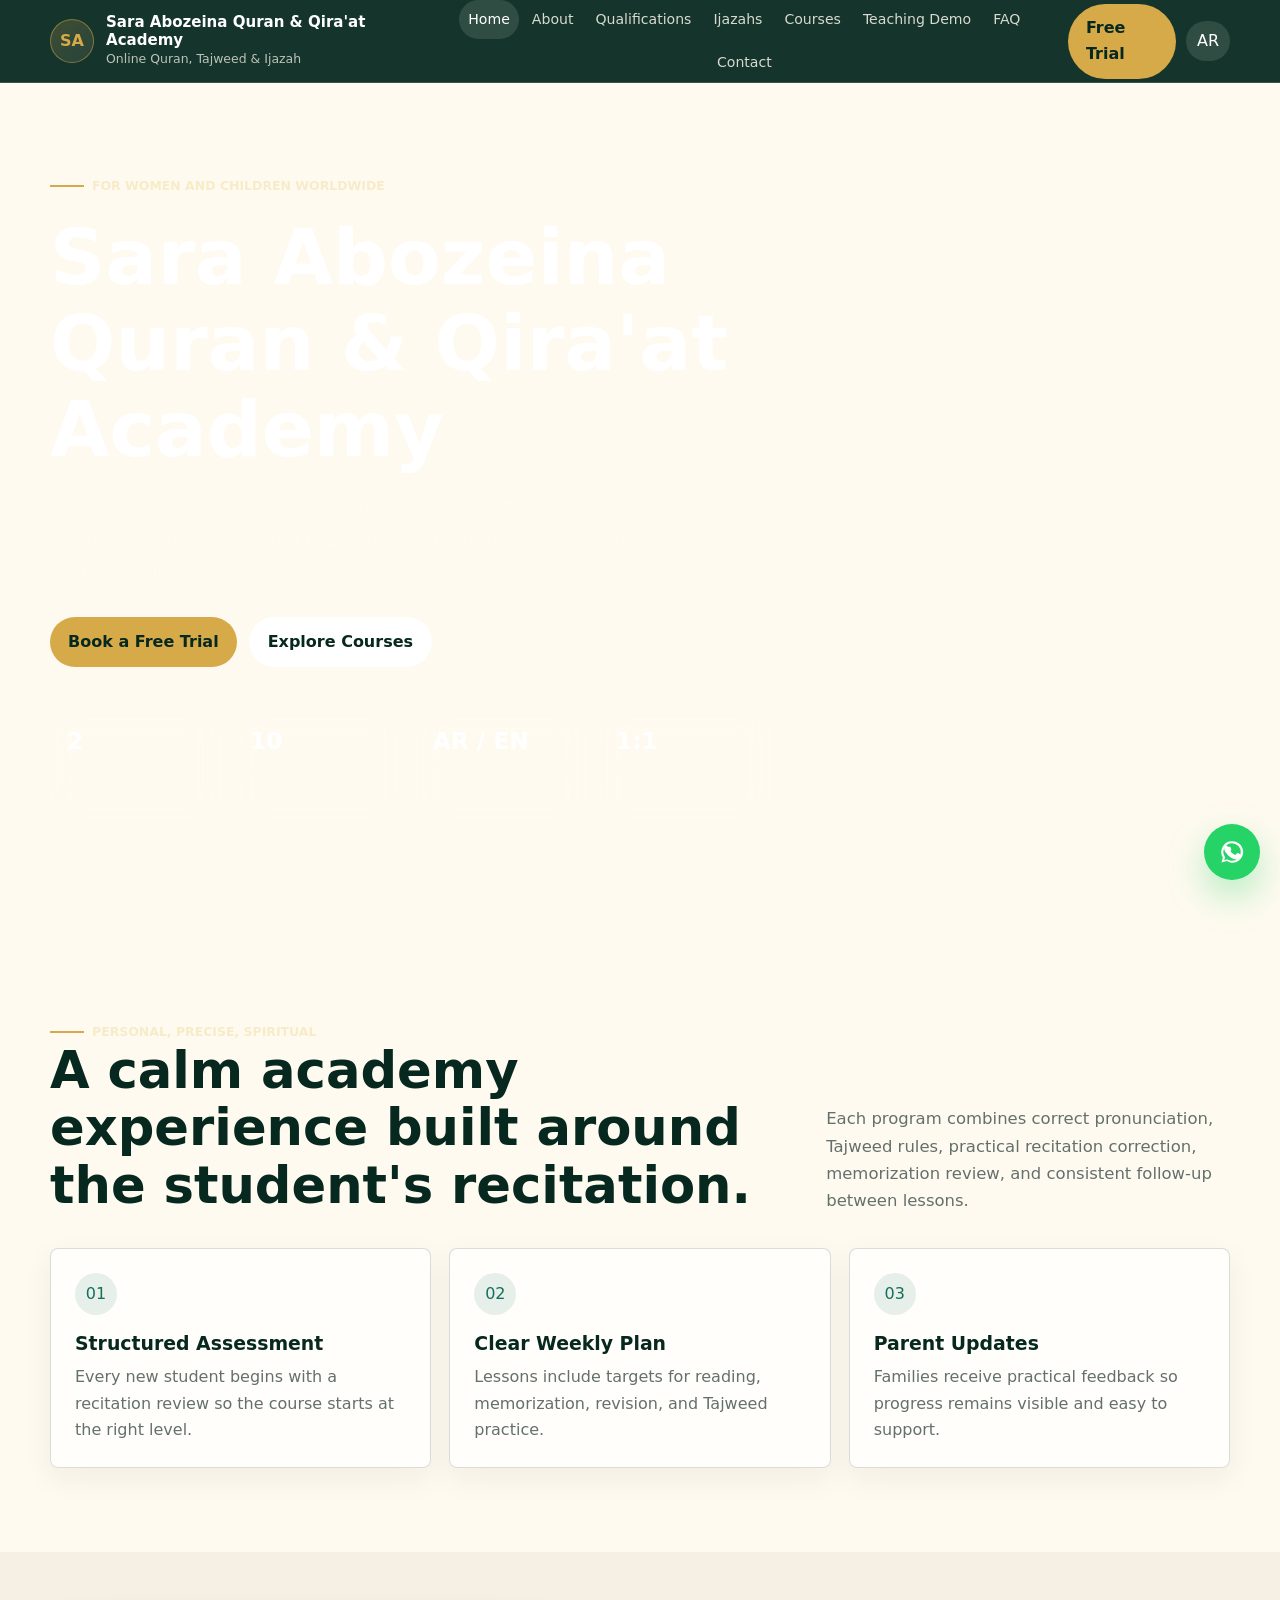
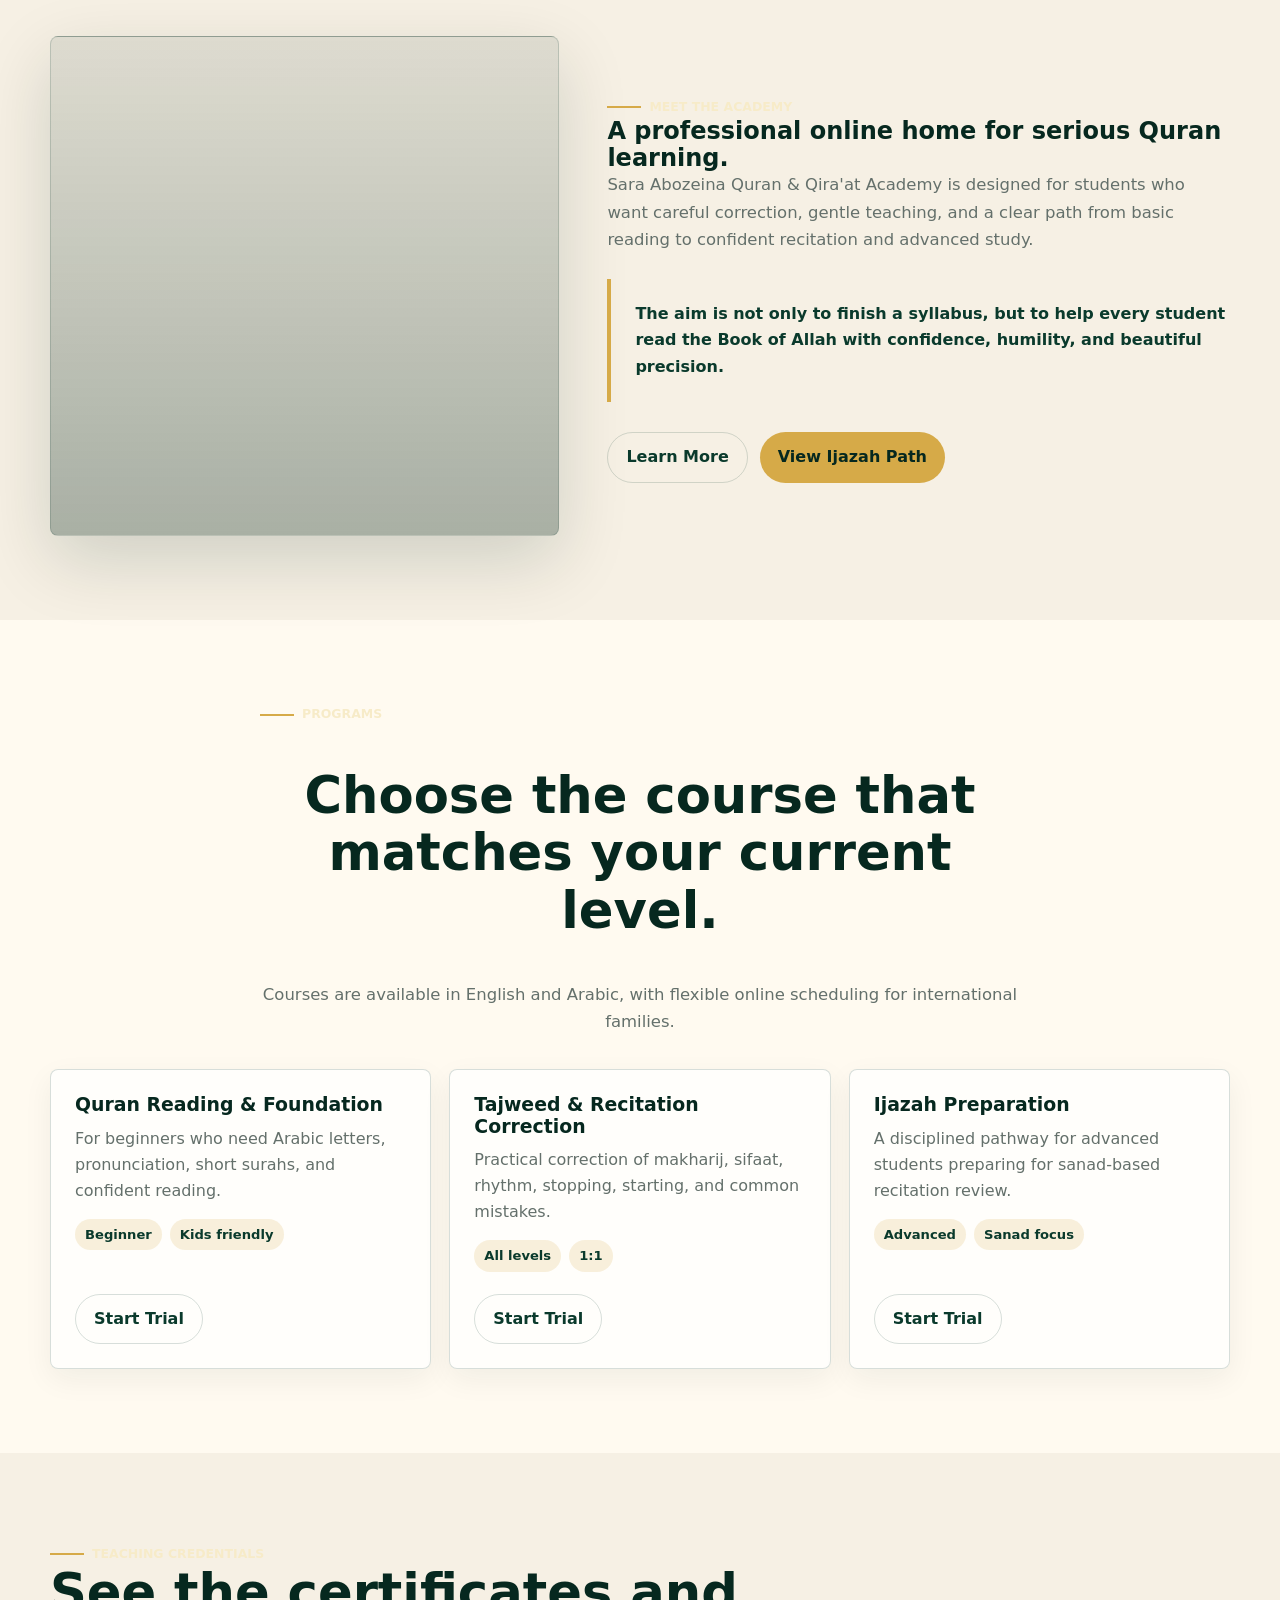
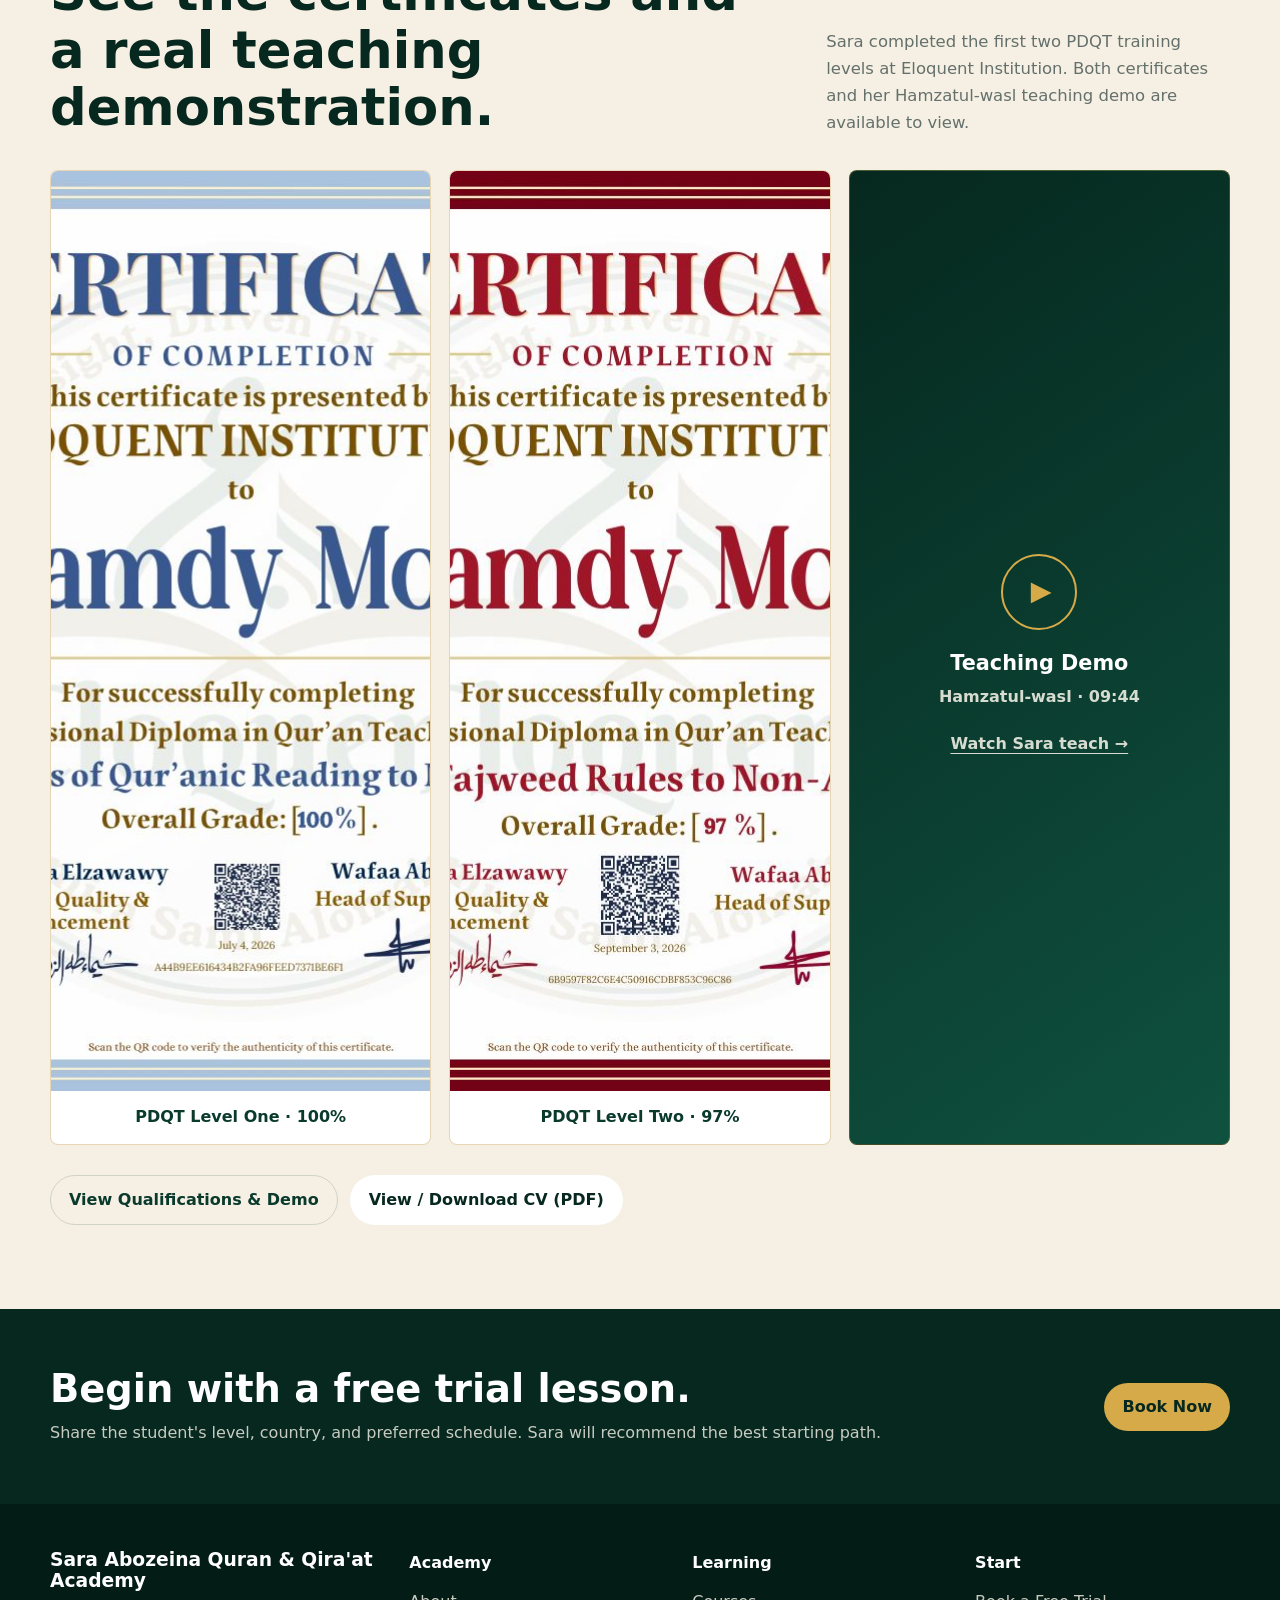
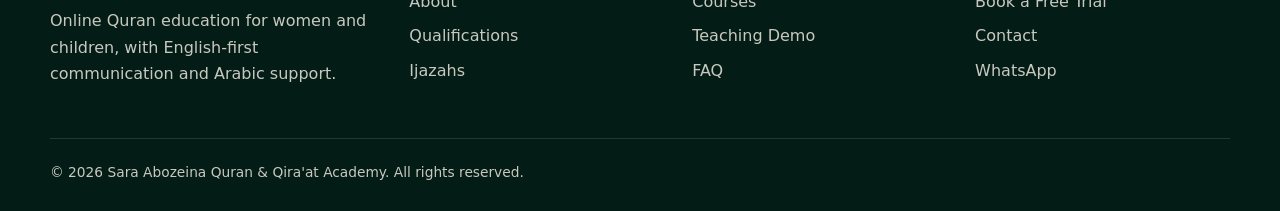
<file: index.html>
<!doctype html>
<html lang="en">
<head>
  <meta charset="utf-8">
  <meta name="viewport" content="width=device-width, initial-scale=1">
  <title>Sara Abozeina Quran & Qira'at Academy | Online Quran, Tajweed, and Ijazah</title>
  <meta name="description" content="Elegant bilingual online Quran academy led by Sara Abozeina, offering Quran recitation, Tajweed, memorization, Qira'at, and Ijazah preparation for women and children.">
  <meta property="og:title" content="Sara Abozeina Quran & Qira'at Academy">
  <meta property="og:description" content="Online Quran, Tajweed, Qira'at, and Ijazah learning with a certified female teacher.">
  <meta property="og:type" content="website">
  <link rel="canonical" href="https://quraan022.github.io/">
  <script type="application/ld+json">
  {
    "@context": "https://schema.org",
    "@type": "EducationalOrganization",
    "name": "Sara Abozeina Quran & Qira'at Academy",
    "description": "Online Quran, Tajweed, memorization, Qira'at, and Ijazah preparation for women and children.",
    "url": "https://quraan022.github.io/",
    "sameAs": [],
    "areaServed": "Worldwide",
    "availableLanguage": ["English", "Arabic"],
    "offers": {
      "@type": "Offer",
      "name": "Free Quran Trial Lesson",
      "category": "Online Quran Education"
    },
    "hasOfferCatalog": {
      "@type": "OfferCatalog",
      "name": "Online Quran Courses",
      "itemListElement": [
        { "@type": "Offer", "itemOffered": { "@type": "Course", "name": "Quran Reading Foundation" } },
        { "@type": "Offer", "itemOffered": { "@type": "Course", "name": "Tajweed and Recitation Correction" } },
        { "@type": "Offer", "itemOffered": { "@type": "Course", "name": "Ijazah Preparation" } }
      ]
    }
  }
  </script>
  <link rel="stylesheet" href="assets/css/styles.css">
</head>
<body>
  <header class="site-header">
    <div class="nav-wrap">
      <a class="brand" href="index.html" aria-label="Sara Abozeina Quran & Qira'at Academy">
        <span class="brand-mark">SA</span>
        <span>
          <span class="brand-name" data-en="Sara Abozeina Quran & Qira'at Academy" data-ar="أكاديمية سارة أبوزينة للقرآن والقراءات">Sara Abozeina Quran & Qira'at Academy</span>
          <span class="brand-sub" data-en="Online Quran, Tajweed & Ijazah" data-ar="تعليم القرآن والتجويد والإجازة عن بعد">Online Quran, Tajweed & Ijazah</span>
        </span>
      </a>
      <nav class="nav-links" aria-label="Primary navigation">
        <a class="active" href="index.html" data-en="Home" data-ar="الرئيسية">Home</a>
        <a href="about.html" data-en="About" data-ar="عن المعلمة">About</a>
        <a href="qualifications.html" data-en="Qualifications" data-ar="المؤهلات">Qualifications</a>
        <a href="ijazahs.html" data-en="Ijazahs" data-ar="الإجازات">Ijazahs</a>
        <a href="courses.html" data-en="Courses" data-ar="الدورات">Courses</a>
        <a href="qualifications.html#demo" data-en="Teaching Demo" data-ar="نموذج الشرح">Teaching Demo</a>
        <a href="faq.html" data-en="FAQ" data-ar="الأسئلة">FAQ</a>
        <a href="contact.html" data-en="Contact" data-ar="تواصل">Contact</a>
      </nav>
      <div class="nav-actions">
        <a class="btn btn-primary" href="book.html" data-en="Free Trial" data-ar="تجربة مجانية">Free Trial</a>
        <button class="lang-toggle" type="button">AR</button>
        <button class="menu-toggle" type="button" aria-expanded="false" aria-label="Open menu">
          <svg width="24" height="24" viewBox="0 0 24 24" fill="none" aria-hidden="true"><path d="M4 7h16M4 12h16M4 17h16" stroke="currentColor" stroke-width="2" stroke-linecap="round"/></svg>
        </button>
      </div>
    </div>
  </header>

  <main class="main">
    <section class="hero">
      <div class="hero-inner">
        <div class="hero-content">
          <span class="eyebrow" data-en="For women and children worldwide" data-ar="للنساء والأطفال حول العالم">For women and children worldwide</span>
          <h1 data-en="Sara Abozeina Quran & Qira'at Academy" data-ar="أكاديمية سارة أبوزينة للقرآن والقراءات">Sara Abozeina Quran & Qira'at Academy</h1>
          <p data-en="A polished online academy for Quran recitation, Tajweed, memorization, Qira'at, and Ijazah preparation, taught with care, structure, and respect for every student's pace." data-ar="أكاديمية إلكترونية راقية لتعليم تلاوة القرآن والتجويد والحفظ والقراءات والاستعداد للإجازة، بمنهج واضح ورعاية تناسب مستوى كل طالبة وطفل.">A polished online academy for Quran recitation, Tajweed, memorization, Qira'at, and Ijazah preparation, taught with care, structure, and respect for every student's pace.</p>
          <div class="hero-actions">
            <a class="btn btn-primary" href="book.html" data-en="Book a Free Trial" data-ar="احجزي تجربة مجانية">Book a Free Trial</a>
            <a class="btn btn-secondary" href="courses.html" data-en="Explore Courses" data-ar="استكشفي الدورات">Explore Courses</a>
          </div>
          <div class="hero-badges" aria-label="Academy highlights">
            <div class="metric"><strong>2</strong><span data-en="PDQT levels completed" data-ar="مستويان في دورة PDQT">PDQT levels completed</span></div>
            <div class="metric"><strong>10</strong><span data-en="Qira’at in sanad record" data-ar="قراءات في مستند الأسانيد">Qira’at in sanad record</span></div>
            <div class="metric"><strong>AR / EN</strong><span data-en="Teaching languages" data-ar="لغتا التدريس">Teaching languages</span></div>
            <div class="metric"><strong>1:1</strong><span data-en="Individual lessons" data-ar="حصص فردية">Individual lessons</span></div>
          </div>
        </div>
      </div>
    </section>

    <section class="section">
      <div class="container">
        <div class="section-head">
          <div>
            <span class="eyebrow" data-en="Personal, precise, spiritual" data-ar="تعليم شخصي ومتقن وإيماني">Personal, precise, spiritual</span>
            <h2 data-en="A calm academy experience built around the student's recitation." data-ar="تجربة تعليمية هادئة تتمحور حول تلاوة الطالبة.">A calm academy experience built around the student's recitation.</h2>
          </div>
          <p data-en="Each program combines correct pronunciation, Tajweed rules, practical recitation correction, memorization review, and consistent follow-up between lessons." data-ar="تجمع البرامج بين تصحيح النطق، قواعد التجويد، التطبيق العملي، مراجعة الحفظ، والمتابعة المنتظمة بين الحصص.">Each program combines correct pronunciation, Tajweed rules, practical recitation correction, memorization review, and consistent follow-up between lessons.</p>
        </div>
        <div class="grid grid-3">
          <article class="card">
            <div class="icon">01</div>
            <h3 data-en="Structured Assessment" data-ar="تقييم منظم">Structured Assessment</h3>
            <p data-en="Every new student begins with a recitation review so the course starts at the right level." data-ar="تبدأ كل طالبة بتقييم للتلاوة حتى يبدأ البرنامج من المستوى المناسب.">Every new student begins with a recitation review so the course starts at the right level.</p>
          </article>
          <article class="card">
            <div class="icon">02</div>
            <h3 data-en="Clear Weekly Plan" data-ar="خطة أسبوعية واضحة">Clear Weekly Plan</h3>
            <p data-en="Lessons include targets for reading, memorization, revision, and Tajweed practice." data-ar="تشمل الحصص أهدافا للقراءة والحفظ والمراجعة والتطبيق التجويدي.">Lessons include targets for reading, memorization, revision, and Tajweed practice.</p>
          </article>
          <article class="card">
            <div class="icon">03</div>
            <h3 data-en="Parent Updates" data-ar="متابعة مع ولي الأمر">Parent Updates</h3>
            <p data-en="Families receive practical feedback so progress remains visible and easy to support." data-ar="تحصل الأسرة على ملاحظات عملية حتى يكون التقدم واضحا وسهل المتابعة.">Families receive practical feedback so progress remains visible and easy to support.</p>
          </article>
        </div>
      </div>
    </section>

    <section class="section alt">
      <div class="container split">
        <div class="portrait-panel" role="img" aria-label="Quran learning environment"></div>
        <div>
          <span class="eyebrow" data-en="Meet the academy" data-ar="عن الأكاديمية">Meet the academy</span>
          <h2 data-en="A professional online home for serious Quran learning." data-ar="بيئة إلكترونية احترافية لتعلم القرآن بجدية.">A professional online home for serious Quran learning.</h2>
          <p class="lead" data-en="Sara Abozeina Quran & Qira'at Academy is designed for students who want careful correction, gentle teaching, and a clear path from basic reading to confident recitation and advanced study." data-ar="صممت أكاديمية سارة أبوزينة للطالبات والأطفال الذين يريدون تصحيحا دقيقا، تعليما رفيقا، ومسارا واضحا من القراءة الأساسية إلى التلاوة المتقنة والدراسة المتقدمة.">Sara Abozeina Quran & Qira'at Academy is designed for students who want careful correction, gentle teaching, and a clear path from basic reading to confident recitation and advanced study.</p>
          <div class="quote-panel" data-en="The aim is not only to finish a syllabus, but to help every student read the Book of Allah with confidence, humility, and beautiful precision." data-ar="الهدف ليس إنهاء منهج فقط، بل أن تقرأ كل طالبة كتاب الله بثقة وخشوع وإتقان جميل.">The aim is not only to finish a syllabus, but to help every student read the Book of Allah with confidence, humility, and beautiful precision.</div>
          <div class="section-actions">
            <a class="btn btn-outline" href="about.html" data-en="Learn More" data-ar="اعرفي المزيد">Learn More</a>
            <a class="btn btn-primary" href="ijazahs.html" data-en="View Ijazah Path" data-ar="مسار الإجازة">View Ijazah Path</a>
          </div>
        </div>
      </div>
    </section>

    <section class="section">
      <div class="container">
        <div class="section-head center">
          <span class="eyebrow" data-en="Programs" data-ar="البرامج">Programs</span>
          <h2 data-en="Choose the course that matches your current level." data-ar="اختاري الدورة المناسبة لمستواك الحالي.">Choose the course that matches your current level.</h2>
          <p data-en="Courses are available in English and Arabic, with flexible online scheduling for international families." data-ar="الدورات متاحة بالإنجليزية والعربية مع مواعيد مرنة للأسر في مختلف الدول.">Courses are available in English and Arabic, with flexible online scheduling for international families.</p>
        </div>
        <div class="grid grid-3">
          <article class="course">
            <h3 data-en="Quran Reading & Foundation" data-ar="تأسيس قراءة القرآن">Quran Reading & Foundation</h3>
            <p data-en="For beginners who need Arabic letters, pronunciation, short surahs, and confident reading." data-ar="للمبتدئات والأطفال لتعلم الحروف والنطق والسور القصيرة والقراءة بثقة.">For beginners who need Arabic letters, pronunciation, short surahs, and confident reading.</p>
            <div class="course-meta"><span class="pill" data-en="Beginner" data-ar="مبتدئ">Beginner</span><span class="pill" data-en="Kids friendly" data-ar="مناسب للأطفال">Kids friendly</span></div>
            <a class="btn btn-outline" href="book.html" data-en="Start Trial" data-ar="ابدئي التجربة">Start Trial</a>
          </article>
          <article class="course">
            <h3 data-en="Tajweed & Recitation Correction" data-ar="التجويد وتصحيح التلاوة">Tajweed & Recitation Correction</h3>
            <p data-en="Practical correction of makharij, sifaat, rhythm, stopping, starting, and common mistakes." data-ar="تصحيح عملي للمخارج والصفات والإيقاع والوقف والابتداء والأخطاء الشائعة.">Practical correction of makharij, sifaat, rhythm, stopping, starting, and common mistakes.</p>
            <div class="course-meta"><span class="pill" data-en="All levels" data-ar="كل المستويات">All levels</span><span class="pill" data-en="1:1" data-ar="فردي">1:1</span></div>
            <a class="btn btn-outline" href="book.html" data-en="Start Trial" data-ar="ابدئي التجربة">Start Trial</a>
          </article>
          <article class="course">
            <h3 data-en="Ijazah Preparation" data-ar="الاستعداد للإجازة">Ijazah Preparation</h3>
            <p data-en="A disciplined pathway for advanced students preparing for sanad-based recitation review." data-ar="مسار منضبط للطالبات المتقدمات للاستعداد للمراجعة بالسند.">A disciplined pathway for advanced students preparing for sanad-based recitation review.</p>
            <div class="course-meta"><span class="pill" data-en="Advanced" data-ar="متقدم">Advanced</span><span class="pill" data-en="Sanad focus" data-ar="تركيز على السند">Sanad focus</span></div>
            <a class="btn btn-outline" href="book.html" data-en="Start Trial" data-ar="ابدئي التجربة">Start Trial</a>
          </article>
        </div>
      </div>
    </section>

    <section class="section alt" id="credentials">
      <div class="container">
        <div class="section-head"><div>
          <span class="eyebrow" data-en="Teaching credentials" data-ar="الشهادات ونموذج الشرح">Teaching credentials</span>
          <h2 data-en="See the certificates and a real teaching demonstration." data-ar="شاهدي شهادات الدورة ونموذجًا حقيقيًا من الشرح.">See the certificates and a real teaching demonstration.</h2></div>
          <p data-en="Sara completed the first two PDQT training levels at Eloquent Institution. Both certificates and her Hamzatul-wasl teaching demo are available to view." data-ar="أتمت سارة المستويين الأول والثاني من برنامج PDQT لدى مؤسسة Eloquent. الشهادتان ونموذج شرح همزة الوصل متاحان للاطلاع.">Sara completed the first two PDQT training levels at Eloquent Institution. Both certificates and her Hamzatul-wasl teaching demo are available to view.</p>
        </div>
        <div class="grid grid-3 credential-home-grid">
          <a class="credential-home-card" href="assets/certificates/pdqt-level-1.pdf" target="_blank" rel="noopener"><img src="assets/certificates/pdqt-level-1.jpg" alt="PDQT Level One certificate issued to Sara Hamdy Mohamed" loading="lazy" width="1300" height="920"><span data-en="PDQT Level One · 100%" data-ar="شهادة المستوى الأول · ١٠٠٪">PDQT Level One · 100%</span></a>
          <a class="credential-home-card" href="assets/certificates/pdqt-level-2.pdf" target="_blank" rel="noopener"><img src="assets/certificates/pdqt-level-2.jpg" alt="PDQT Level Two certificate issued to Sara Hamdy Mohamed" loading="lazy" width="1300" height="920"><span data-en="PDQT Level Two · 97%" data-ar="شهادة المستوى الثاني · ٩٧٪">PDQT Level Two · 97%</span></a>
          <a class="credential-home-card demo-home-card" href="qualifications.html#demo"><span class="demo-play" aria-hidden="true">▶</span><strong data-en="Teaching Demo" data-ar="ديمو الشرح">Teaching Demo</strong><span data-en="Hamzatul-wasl · 09:44" data-ar="همزة الوصل · ٠٩:٤٤">Hamzatul-wasl · 09:44</span><span class="demo-watch" data-en="Watch Sara teach →" data-ar="شاهدي شرح سارة ←">Watch Sara teach →</span></a>
        </div>
        <div class="section-actions"><a class="btn btn-outline" href="qualifications.html" data-en="View Qualifications &amp; Demo" data-ar="عرض الشهادات والديمو">View Qualifications &amp; Demo</a><a class="btn btn-secondary" href="https://drive.google.com/file/d/1fhG29530J4eIi4jlKOR6bDzQGk4cJKAF/view?usp=drivesdk" target="_blank" rel="noopener noreferrer" type="application/pdf" data-en="View / Download CV (PDF)" data-ar="عرض / تحميل السيرة الذاتية (PDF)">View / Download CV (PDF)</a></div>
      </div>
    </section>



    <section class="cta-band">
      <div class="container">
        <div>
          <h2 data-en="Begin with a free trial lesson." data-ar="ابدئي بحصة تجربة مجانية.">Begin with a free trial lesson.</h2>
          <p data-en="Share the student's level, country, and preferred schedule. Sara will recommend the best starting path." data-ar="شاركي مستوى الطالبة والدولة والموعد المناسب، وستقترح سارة أفضل بداية.">Share the student's level, country, and preferred schedule. Sara will recommend the best starting path.</p>
        </div>
        <a class="btn btn-primary" href="book.html" data-en="Book Now" data-ar="احجزي الآن">Book Now</a>
      </div>
    </section>
  </main>

  <footer class="site-footer">
    <div class="container">
      <div class="footer-grid">
        <div>
          <h3>Sara Abozeina Quran & Qira'at Academy</h3>
          <p data-en="Online Quran education for women and children, with English-first communication and Arabic support." data-ar="تعليم القرآن عن بعد للنساء والأطفال، بتواصل أساسي بالإنجليزية ودعم عربي.">Online Quran education for women and children, with English-first communication and Arabic support.</p>
        </div>
        <div><h4 data-en="Academy" data-ar="الأكاديمية">Academy</h4><div class="footer-links"><a href="about.html" data-en="About" data-ar="عن المعلمة">About</a><a href="qualifications.html" data-en="Qualifications" data-ar="المؤهلات">Qualifications</a><a href="ijazahs.html" data-en="Ijazahs" data-ar="الإجازات">Ijazahs</a></div></div>
        <div><h4 data-en="Learning" data-ar="التعلم">Learning</h4><div class="footer-links"><a href="courses.html" data-en="Courses" data-ar="الدورات">Courses</a><a href="qualifications.html#demo" data-en="Teaching Demo" data-ar="نموذج الشرح">Teaching Demo</a><a href="faq.html" data-en="FAQ" data-ar="الأسئلة">FAQ</a></div></div>
        <div><h4 data-en="Start" data-ar="ابدئي">Start</h4><div class="footer-links"><a href="book.html" data-en="Book a Free Trial" data-ar="حجز تجربة مجانية">Book a Free Trial</a><a href="contact.html" data-en="Contact" data-ar="تواصل">Contact</a><a data-whatsapp-link href="#" data-en="WhatsApp" data-ar="واتساب">WhatsApp</a></div></div>
      </div>
      <div class="footer-bottom">
        <span data-en="© 2026 Sara Abozeina Quran & Qira'at Academy. All rights reserved." data-ar="© 2026 أكاديمية سارة أبوزينة للقرآن والقراءات. جميع الحقوق محفوظة.">© 2026 Sara Abozeina Quran & Qira'at Academy. All rights reserved.</span>
        
      </div>
    </div>
  </footer>

  <a class="whatsapp-float" data-whatsapp-link href="#" aria-label="WhatsApp">
    <svg width="28" height="28" viewBox="0 0 24 24" fill="none" aria-hidden="true"><path d="M8.9 7.8c.2-.4.4-.4.7-.4h.5c.2 0 .4.1.5.4.2.5.7 1.8.8 1.9.1.2.1.3 0 .5-.1.2-.2.3-.4.5-.2.2-.3.3-.1.6.2.3.8 1.3 1.7 2 .9.8 1.7 1 2 1.1.3.1.5.1.7-.2.2-.2.8-.9 1-1.2.2-.3.4-.2.7-.1.3.1 1.8.9 2.1 1 .3.2.5.2.5.4.1.2.1 1.1-.3 2.1-.4 1-2 1.8-2.8 1.9-.8.1-1.7.1-4-.8-3.4-1.3-5.6-4.8-5.8-5-.2-.3-1.4-1.9-1.4-3.6s.9-2.6 1.2-3Z" fill="currentColor"/><path d="M12 2.8a9.2 9.2 0 0 0-7.9 13.9L3 21l4.5-1.2A9.2 9.2 0 1 0 12 2.8Zm0 1.7a7.5 7.5 0 0 1 0 15 7.4 7.4 0 0 1-3.8-1l-.3-.2-2.5.7.7-2.4-.2-.4A7.5 7.5 0 0 1 12 4.5Z" fill="currentColor"/></svg>
  </a>
  <script src="assets/js/site.js"></script>
</body>
</html>
</file>
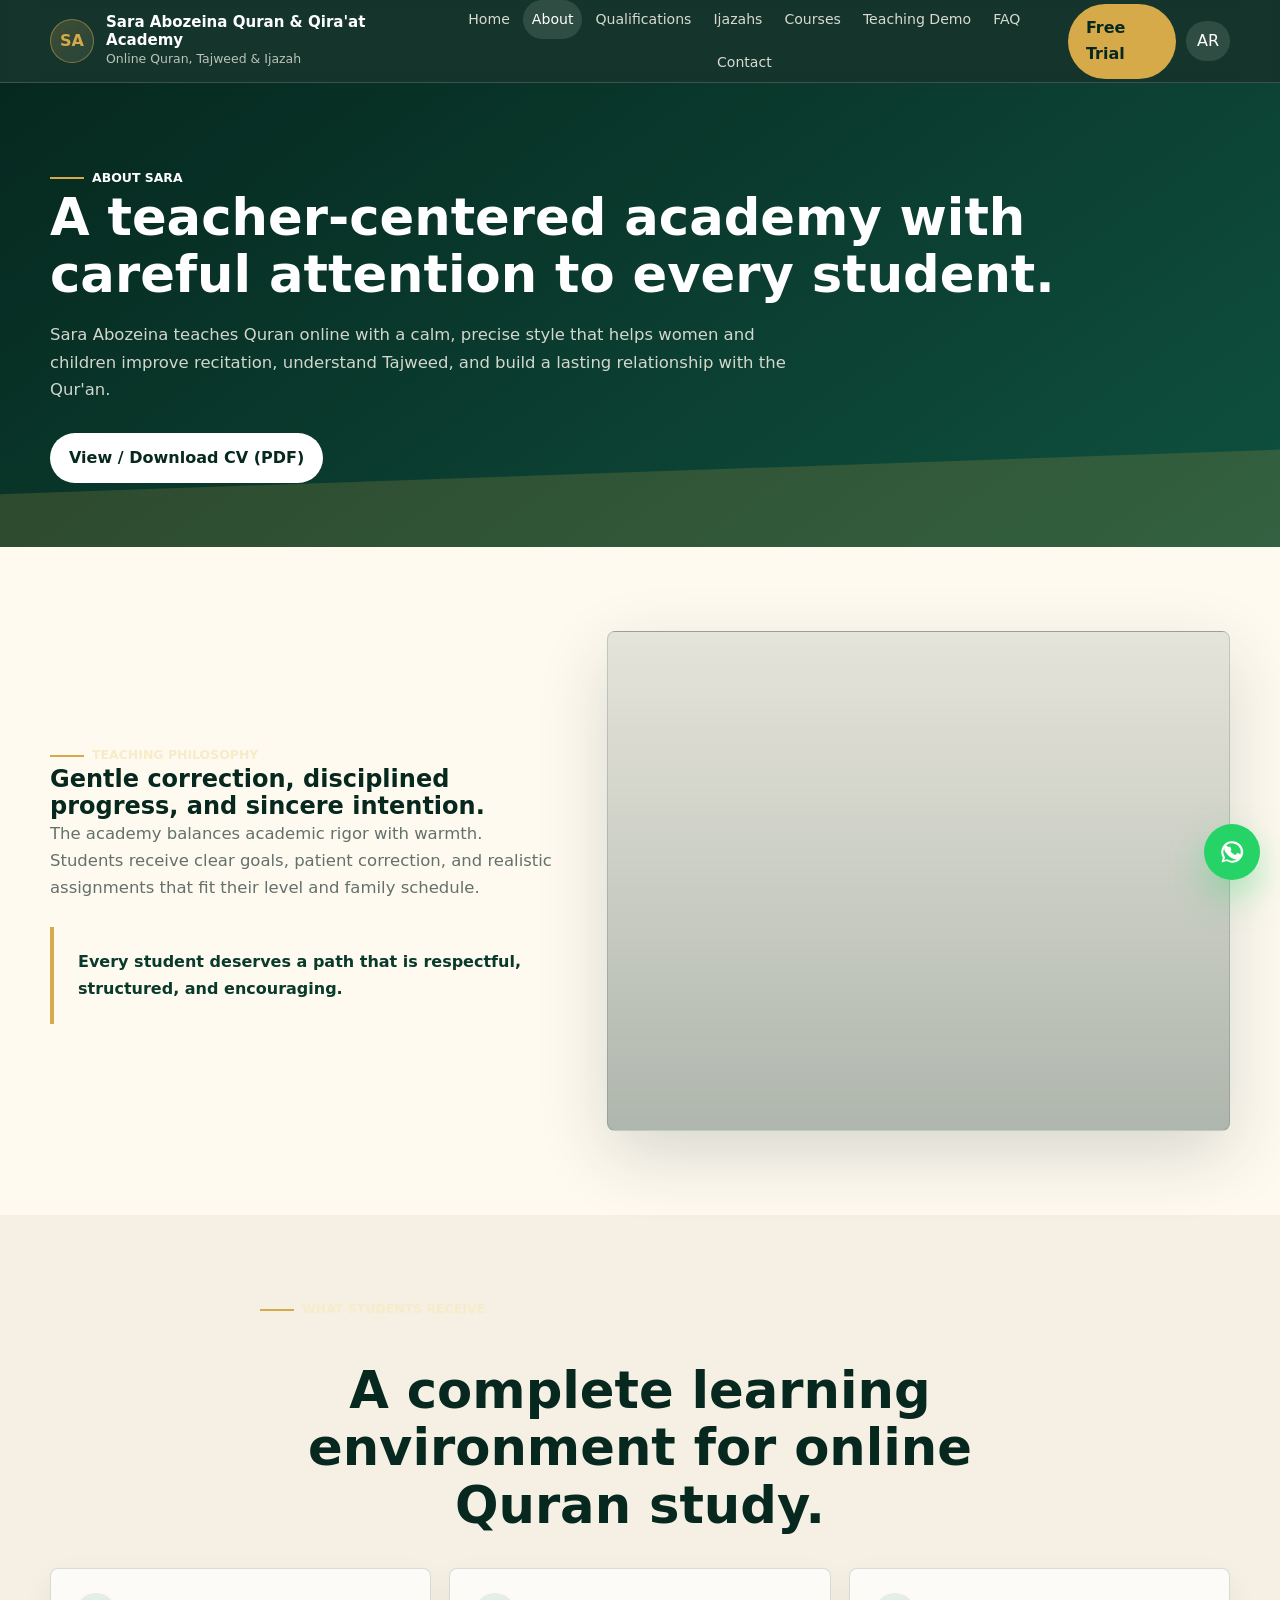
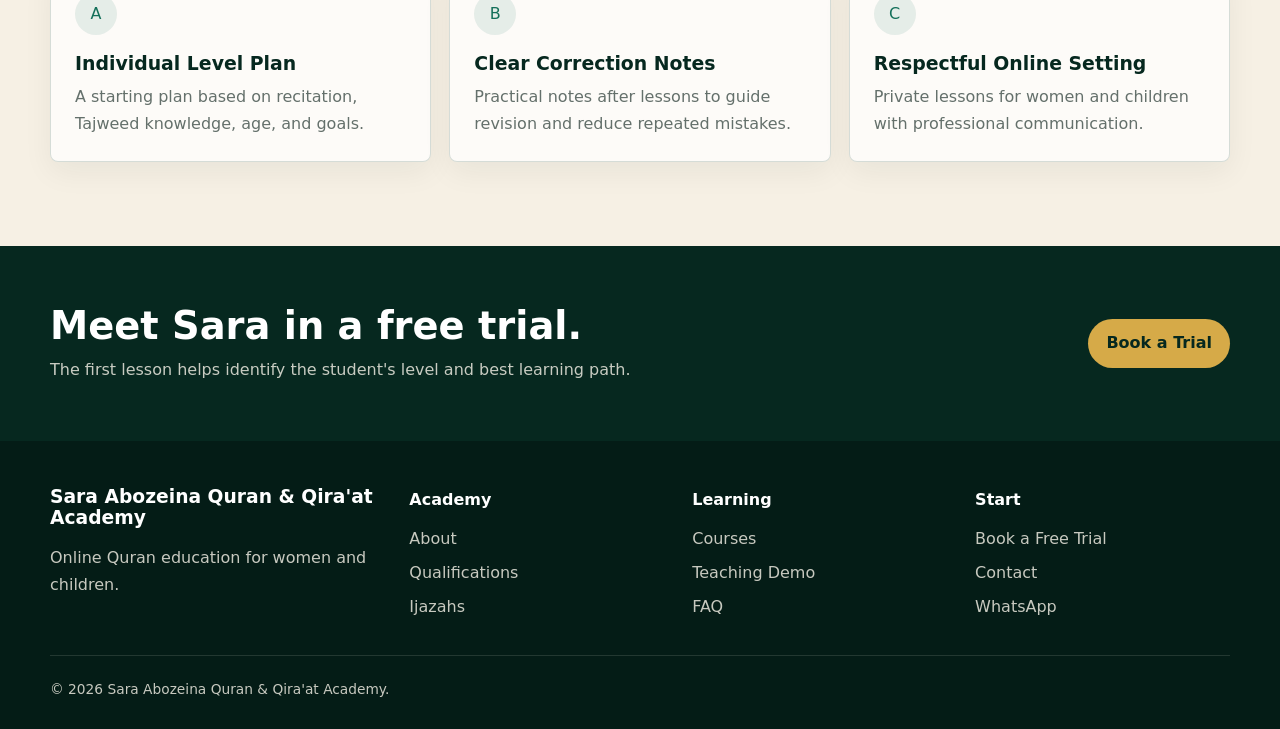
<file: about.html>
<!doctype html>
<html lang="en">
<head>
  <meta charset="utf-8">
  <meta name="viewport" content="width=device-width, initial-scale=1">
  <title>About Sara Abozeina | Quran & Qira'at Academy</title>
  <meta name="description" content="Learn about Sara Abozeina's online Quran teaching approach for women and children, including Tajweed, memorization, Qira'at, and Ijazah preparation.">
  <link rel="canonical" href="https://quraan022.github.io/about.html">
  <link rel="stylesheet" href="assets/css/styles.css">
</head>
<body>
  <header class="site-header"><div class="nav-wrap"><a class="brand" href="index.html"><span class="brand-mark">SA</span><span><span class="brand-name" data-en="Sara Abozeina Quran & Qira'at Academy" data-ar="أكاديمية سارة أبوزينة للقرآن والقراءات">Sara Abozeina Quran & Qira'at Academy</span><span class="brand-sub" data-en="Online Quran, Tajweed & Ijazah" data-ar="تعليم القرآن والتجويد والإجازة عن بعد">Online Quran, Tajweed & Ijazah</span></span></a><nav class="nav-links"><a href="index.html" data-en="Home" data-ar="الرئيسية">Home</a><a class="active" href="about.html" data-en="About" data-ar="عن المعلمة">About</a><a href="qualifications.html" data-en="Qualifications" data-ar="المؤهلات">Qualifications</a><a href="ijazahs.html" data-en="Ijazahs" data-ar="الإجازات">Ijazahs</a><a href="courses.html" data-en="Courses" data-ar="الدورات">Courses</a><a href="qualifications.html#demo" data-en="Teaching Demo" data-ar="نموذج الشرح">Teaching Demo</a><a href="faq.html" data-en="FAQ" data-ar="الأسئلة">FAQ</a><a href="contact.html" data-en="Contact" data-ar="تواصل">Contact</a></nav><div class="nav-actions"><a class="btn btn-primary" href="book.html" data-en="Free Trial" data-ar="تجربة مجانية">Free Trial</a><button class="lang-toggle" type="button">AR</button><button class="menu-toggle" type="button" aria-expanded="false" aria-label="Open menu"><svg width="24" height="24" viewBox="0 0 24 24" fill="none"><path d="M4 7h16M4 12h16M4 17h16" stroke="currentColor" stroke-width="2" stroke-linecap="round"/></svg></button></div></div></header>
  <main class="main">
    <section class="page-hero"><div class="container"><span class="eyebrow" data-en="About Sara" data-ar="عن المعلمة سارة">About Sara</span><h1 data-en="A teacher-centered academy with careful attention to every student." data-ar="أكاديمية تقودها معلمة تهتم بتفاصيل كل طالبة.">A teacher-centered academy with careful attention to every student.</h1><p data-en="Sara Abozeina teaches Quran online with a calm, precise style that helps women and children improve recitation, understand Tajweed, and build a lasting relationship with the Qur'an." data-ar="تعلّم سارة أبوزينة القرآن عن بعد بأسلوب هادئ ودقيق يساعد النساء والأطفال على تحسين التلاوة وفهم التجويد وبناء صلة ثابتة بالقرآن.">Sara Abozeina teaches Quran online with a calm, precise style that helps women and children improve recitation, understand Tajweed, and build a lasting relationship with the Qur'an.</p><div class="section-actions"><a class="btn btn-secondary" href="https://drive.google.com/file/d/1fhG29530J4eIi4jlKOR6bDzQGk4cJKAF/view?usp=drivesdk" target="_blank" rel="noopener noreferrer" type="application/pdf" data-en="View / Download CV (PDF)" data-ar="عرض / تحميل السيرة الذاتية (PDF)">View / Download CV (PDF)</a></div></div></section>
    <section class="section"><div class="container split"><div><span class="eyebrow" data-en="Teaching philosophy" data-ar="منهجية التعليم">Teaching philosophy</span><h2 data-en="Gentle correction, disciplined progress, and sincere intention." data-ar="تصحيح رفيق، تقدم منضبط، ونية صادقة.">Gentle correction, disciplined progress, and sincere intention.</h2><p class="lead" data-en="The academy balances academic rigor with warmth. Students receive clear goals, patient correction, and realistic assignments that fit their level and family schedule." data-ar="توازن الأكاديمية بين الجدية العلمية والرفق. تحصل الطالبة على أهداف واضحة وتصحيح صبور وواجبات مناسبة لمستواها وجدول أسرتها.">The academy balances academic rigor with warmth. Students receive clear goals, patient correction, and realistic assignments that fit their level and family schedule.</p><div class="quote-panel" data-en="Every student deserves a path that is respectful, structured, and encouraging." data-ar="كل طالبة تستحق مسارا يحترم مستواها ويمنحها وضوحا وتشجيعا.">Every student deserves a path that is respectful, structured, and encouraging.</div></div><div class="portrait-panel"></div></div></section>
    <section class="section alt"><div class="container"><div class="section-head center"><span class="eyebrow" data-en="What students receive" data-ar="ما تحصل عليه الطالبة">What students receive</span><h2 data-en="A complete learning environment for online Quran study." data-ar="بيئة تعليمية متكاملة لدراسة القرآن عن بعد.">A complete learning environment for online Quran study.</h2></div><div class="grid grid-3"><article class="card"><div class="icon">A</div><h3 data-en="Individual Level Plan" data-ar="خطة حسب المستوى">Individual Level Plan</h3><p data-en="A starting plan based on recitation, Tajweed knowledge, age, and goals." data-ar="خطة بداية حسب التلاوة ومعرفة التجويد والعمر والأهداف.">A starting plan based on recitation, Tajweed knowledge, age, and goals.</p></article><article class="card"><div class="icon">B</div><h3 data-en="Clear Correction Notes" data-ar="ملاحظات تصحيح واضحة">Clear Correction Notes</h3><p data-en="Practical notes after lessons to guide revision and reduce repeated mistakes." data-ar="ملاحظات عملية بعد الحصص لتوجيه المراجعة وتقليل تكرار الأخطاء.">Practical notes after lessons to guide revision and reduce repeated mistakes.</p></article><article class="card"><div class="icon">C</div><h3 data-en="Respectful Online Setting" data-ar="بيئة إلكترونية محترمة">Respectful Online Setting</h3><p data-en="Private lessons for women and children with professional communication." data-ar="دروس خاصة للنساء والأطفال مع تواصل احترافي.">Private lessons for women and children with professional communication.</p></article></div></div></section>
    <section class="cta-band"><div class="container"><div><h2 data-en="Meet Sara in a free trial." data-ar="تعرّفي على المعلمة سارة في تجربة مجانية.">Meet Sara in a free trial.</h2><p data-en="The first lesson helps identify the student's level and best learning path." data-ar="تساعد الحصة الأولى على تحديد مستوى الطالبة وأفضل مسار للتعلم.">The first lesson helps identify the student's level and best learning path.</p></div><a class="btn btn-primary" href="book.html" data-en="Book a Trial" data-ar="احجزي تجربة">Book a Trial</a></div></section>
  </main>
  <footer class="site-footer"><div class="container"><div class="footer-grid"><div><h3>Sara Abozeina Quran & Qira'at Academy</h3><p data-en="Online Quran education for women and children." data-ar="تعليم القرآن عن بعد للنساء والأطفال.">Online Quran education for women and children.</p></div><div><h4 data-en="Academy" data-ar="الأكاديمية">Academy</h4><div class="footer-links"><a href="about.html" data-en="About" data-ar="عن المعلمة">About</a><a href="qualifications.html" data-en="Qualifications" data-ar="المؤهلات">Qualifications</a><a href="ijazahs.html" data-en="Ijazahs" data-ar="الإجازات">Ijazahs</a></div></div><div><h4 data-en="Learning" data-ar="التعلم">Learning</h4><div class="footer-links"><a href="courses.html" data-en="Courses" data-ar="الدورات">Courses</a><a href="qualifications.html#demo" data-en="Teaching Demo" data-ar="نموذج الشرح">Teaching Demo</a><a href="faq.html" data-en="FAQ" data-ar="الأسئلة">FAQ</a></div></div><div><h4 data-en="Start" data-ar="ابدئي">Start</h4><div class="footer-links"><a href="book.html" data-en="Book a Free Trial" data-ar="حجز تجربة مجانية">Book a Free Trial</a><a href="contact.html" data-en="Contact" data-ar="تواصل">Contact</a><a data-whatsapp-link href="#">WhatsApp</a></div></div></div><div class="footer-bottom"><span data-en="© 2026 Sara Abozeina Quran & Qira'at Academy." data-ar="© 2026 أكاديمية سارة أبوزينة للقرآن والقراءات.">© 2026 Sara Abozeina Quran & Qira'at Academy.</span></div></div></footer>
  <a class="whatsapp-float" data-whatsapp-link href="#" aria-label="WhatsApp"><svg width="28" height="28" viewBox="0 0 24 24" fill="none"><path d="M8.9 7.8c.2-.4.4-.4.7-.4h.5c.2 0 .4.1.5.4.2.5.7 1.8.8 1.9.1.2.1.3 0 .5-.1.2-.2.3-.4.5-.2.2-.3.3-.1.6.2.3.8 1.3 1.7 2 .9.8 1.7 1 2 1.1.3.1.5.1.7-.2.2-.2.8-.9 1-1.2.2-.3.4-.2.7-.1.3.1 1.8.9 2.1 1 .3.2.5.2.5.4.1.2.1 1.1-.3 2.1-.4 1-2 1.8-2.8 1.9-.8.1-1.7.1-4-.8-3.4-1.3-5.6-4.8-5.8-5-.2-.3-1.4-1.9-1.4-3.6s.9-2.6 1.2-3Z" fill="currentColor"/><path d="M12 2.8a9.2 9.2 0 0 0-7.9 13.9L3 21l4.5-1.2A9.2 9.2 0 1 0 12 2.8Zm0 1.7a7.5 7.5 0 0 1 0 15 7.4 7.4 0 0 1-3.8-1l-.3-.2-2.5.7.7-2.4-.2-.4A7.5 7.5 0 0 1 12 4.5Z" fill="currentColor"/></svg></a>
  <script src="assets/js/site.js"></script>
</body>
</html>
</file>
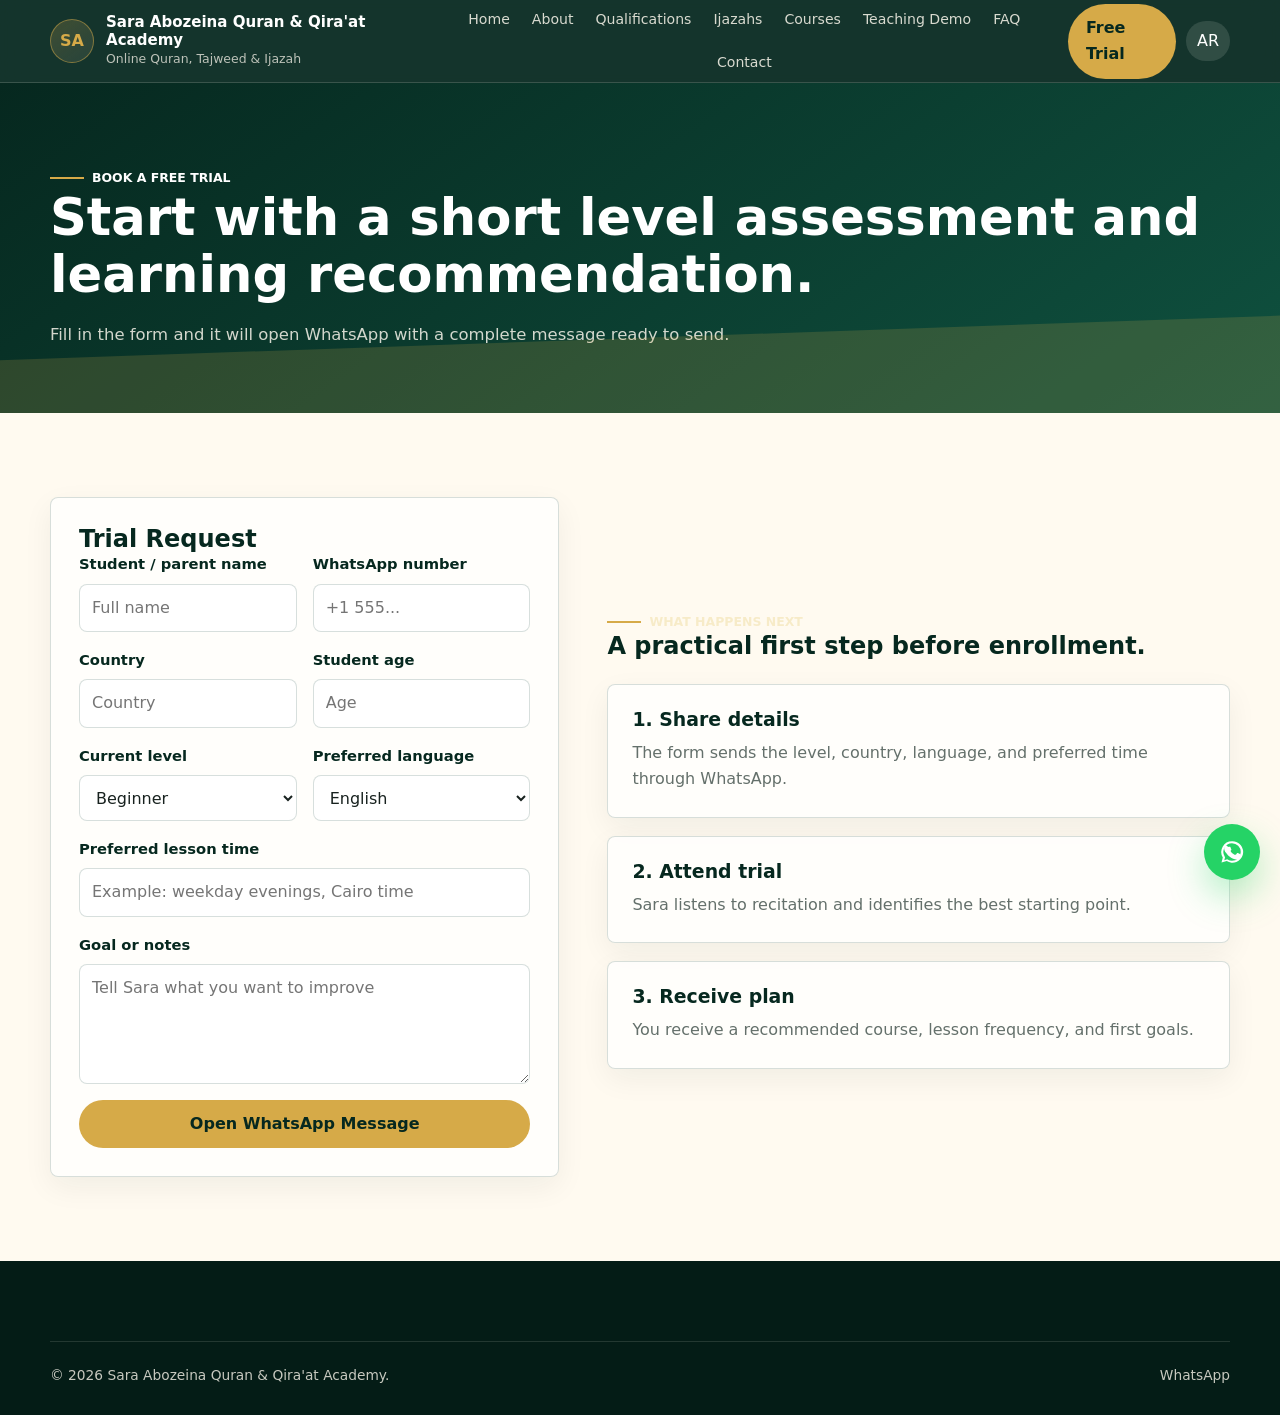
<file: book.html>
<!doctype html>
<html lang="en">
<head>
  <meta charset="utf-8">
  <meta name="viewport" content="width=device-width, initial-scale=1">
  <title>Book a Free Trial | Sara Abozeina Quran & Qira'at Academy</title>
  <meta name="description" content="Book a free trial lesson with Sara Abozeina Quran & Qira'at Academy for Quran recitation, Tajweed, memorization, or Ijazah preparation.">
  <link rel="canonical" href="https://quraan022.github.io/book.html">
  <link rel="stylesheet" href="assets/css/styles.css">
</head>
<body>
  <header class="site-header"><div class="nav-wrap"><a class="brand" href="index.html"><span class="brand-mark">SA</span><span><span class="brand-name" data-en="Sara Abozeina Quran & Qira'at Academy" data-ar="أكاديمية سارة أبوزينة للقرآن والقراءات">Sara Abozeina Quran & Qira'at Academy</span><span class="brand-sub" data-en="Online Quran, Tajweed & Ijazah" data-ar="تعليم القرآن والتجويد والإجازة عن بعد">Online Quran, Tajweed & Ijazah</span></span></a><nav class="nav-links"><a href="index.html" data-en="Home" data-ar="الرئيسية">Home</a><a href="about.html" data-en="About" data-ar="عن المعلمة">About</a><a href="qualifications.html" data-en="Qualifications" data-ar="المؤهلات">Qualifications</a><a href="ijazahs.html" data-en="Ijazahs" data-ar="الإجازات">Ijazahs</a><a href="courses.html" data-en="Courses" data-ar="الدورات">Courses</a><a href="qualifications.html#demo" data-en="Teaching Demo" data-ar="نموذج الشرح">Teaching Demo</a><a href="faq.html" data-en="FAQ" data-ar="الأسئلة">FAQ</a><a href="contact.html" data-en="Contact" data-ar="تواصل">Contact</a></nav><div class="nav-actions"><a class="btn btn-primary active" href="book.html" data-en="Free Trial" data-ar="تجربة مجانية">Free Trial</a><button class="lang-toggle" type="button">AR</button><button class="menu-toggle" type="button" aria-expanded="false" aria-label="Open menu"><svg width="24" height="24" viewBox="0 0 24 24" fill="none"><path d="M4 7h16M4 12h16M4 17h16" stroke="currentColor" stroke-width="2" stroke-linecap="round"/></svg></button></div></div></header>
  <main class="main">
    <section class="page-hero"><div class="container"><span class="eyebrow" data-en="Book a free trial" data-ar="حجز تجربة مجانية">Book a free trial</span><h1 data-en="Start with a short level assessment and learning recommendation." data-ar="ابدئي بتقييم قصير للمستوى وترشيح لمسار التعلم.">Start with a short level assessment and learning recommendation.</h1><p data-en="Fill in the form and it will open WhatsApp with a complete message ready to send." data-ar="املئي النموذج وسيفتح واتساب برسالة كاملة جاهزة للإرسال.">Fill in the form and it will open WhatsApp with a complete message ready to send.</p></div></section>
    <section class="section"><div class="container split"><div class="form-panel"><h2 data-en="Trial Request" data-ar="طلب تجربة">Trial Request</h2><form data-booking-form><div class="form-grid"><div class="field"><label for="name" data-en="Student / parent name" data-ar="اسم الطالبة أو ولي الأمر">Student / parent name</label><input id="name" name="name" required data-placeholder-en="Full name" data-placeholder-ar="الاسم الكامل"></div><div class="field"><label for="phone" data-en="WhatsApp number" data-ar="رقم واتساب">WhatsApp number</label><input id="phone" name="phone" required data-placeholder-en="+1 555..." data-placeholder-ar="+20..."></div><div class="field"><label for="country" data-en="Country" data-ar="الدولة">Country</label><input id="country" name="country" data-placeholder-en="Country" data-placeholder-ar="الدولة"></div><div class="field"><label for="age" data-en="Student age" data-ar="عمر الطالبة">Student age</label><input id="age" name="age" data-placeholder-en="Age" data-placeholder-ar="العمر"></div><div class="field"><label for="level" data-en="Current level" data-ar="المستوى الحالي">Current level</label><select id="level" name="level"><option data-en="Beginner" data-ar="مبتدئة">Beginner</option><option data-en="Can read Quran" data-ar="تستطيع قراءة القرآن">Can read Quran</option><option data-en="Needs Tajweed correction" data-ar="تحتاج تصحيح تجويد">Needs Tajweed correction</option><option data-en="Memorization student" data-ar="طالبة حفظ">Memorization student</option><option data-en="Advanced / Ijazah preparation" data-ar="متقدمة / استعداد للإجازة">Advanced / Ijazah preparation</option></select></div><div class="field"><label for="language" data-en="Preferred language" data-ar="اللغة المفضلة">Preferred language</label><select id="language" name="language"><option data-en="English" data-ar="الإنجليزية">English</option><option data-en="Arabic" data-ar="العربية">Arabic</option><option data-en="English and Arabic" data-ar="الإنجليزية والعربية">English and Arabic</option></select></div><div class="field full"><label for="time" data-en="Preferred lesson time" data-ar="الوقت المناسب للحصة">Preferred lesson time</label><input id="time" name="time" data-placeholder-en="Example: weekday evenings, Cairo time" data-placeholder-ar="مثال: مساء أيام الأسبوع بتوقيت القاهرة"></div><div class="field full"><label for="message" data-en="Goal or notes" data-ar="الهدف أو الملاحظات">Goal or notes</label><textarea id="message" name="message" data-placeholder-en="Tell Sara what you want to improve" data-placeholder-ar="اكتبي ما تريدين تحسينه"></textarea></div><div class="field full"><button class="btn btn-primary" type="submit" data-en="Open WhatsApp Message" data-ar="فتح رسالة واتساب">Open WhatsApp Message</button></div></div></form></div><div><span class="eyebrow" data-en="What happens next" data-ar="ما الخطوة التالية">What happens next</span><h2 data-en="A practical first step before enrollment." data-ar="خطوة عملية أولى قبل الاشتراك.">A practical first step before enrollment.</h2><div class="grid" style="margin-top:24px"><article class="card"><h3 data-en="1. Share details" data-ar="١. شاركي البيانات">1. Share details</h3><p data-en="The form sends the level, country, language, and preferred time through WhatsApp." data-ar="يرسل النموذج المستوى والدولة واللغة والوقت المناسب عبر واتساب.">The form sends the level, country, language, and preferred time through WhatsApp.</p></article><article class="card"><h3 data-en="2. Attend trial" data-ar="٢. حضور التجربة">2. Attend trial</h3><p data-en="Sara listens to recitation and identifies the best starting point." data-ar="تستمع سارة للتلاوة وتحدد أفضل نقطة بداية.">Sara listens to recitation and identifies the best starting point.</p></article><article class="card"><h3 data-en="3. Receive plan" data-ar="٣. استلام الخطة">3. Receive plan</h3><p data-en="You receive a recommended course, lesson frequency, and first goals." data-ar="تحصلين على ترشيح للدورة وعدد الحصص والأهداف الأولى.">You receive a recommended course, lesson frequency, and first goals.</p></article></div></div></div></section>
  </main>
  <footer class="site-footer"><div class="container"><div class="footer-bottom"><span data-en="© 2026 Sara Abozeina Quran & Qira'at Academy." data-ar="© 2026 أكاديمية سارة أبوزينة للقرآن والقراءات.">© 2026 Sara Abozeina Quran & Qira'at Academy.</span><a data-whatsapp-link href="#">WhatsApp</a></div></div></footer>
  <a class="whatsapp-float" data-whatsapp-link href="#" aria-label="WhatsApp"><svg width="28" height="28" viewBox="0 0 24 24" fill="none"><path d="M8.9 7.8c.2-.4.4-.4.7-.4h.5c.2 0 .4.1.5.4.2.5.7 1.8.8 1.9.1.2.1.3 0 .5-.1.2-.2.3-.4.5-.2.2-.3.3-.1.6.2.3.8 1.3 1.7 2 .9.8 1.7 1 2 1.1.3.1.5.1.7-.2.2-.2.8-.9 1-1.2.2-.3.4-.2.7-.1.3.1 1.8.9 2.1 1 .3.2.5.2.5.4.1.2.1 1.1-.3 2.1-.4 1-2 1.8-2.8 1.9-.8.1-1.7.1-4-.8-3.4-1.3-5.6-4.8-5.8-5-.2-.3-1.4-1.9-1.4-3.6s.9-2.6 1.2-3Z" fill="currentColor"/><path d="M12 2.8a9.2 9.2 0 0 0-7.9 13.9L3 21l4.5-1.2A9.2 9.2 0 1 0 12 2.8Zm0 1.7a7.5 7.5 0 0 1 0 15 7.4 7.4 0 0 1-3.8-1l-.3-.2-2.5.7.7-2.4-.2-.4A7.5 7.5 0 0 1 12 4.5Z" fill="currentColor"/></svg></a><script src="assets/js/site.js"></script>
</body>
</html>
</file>
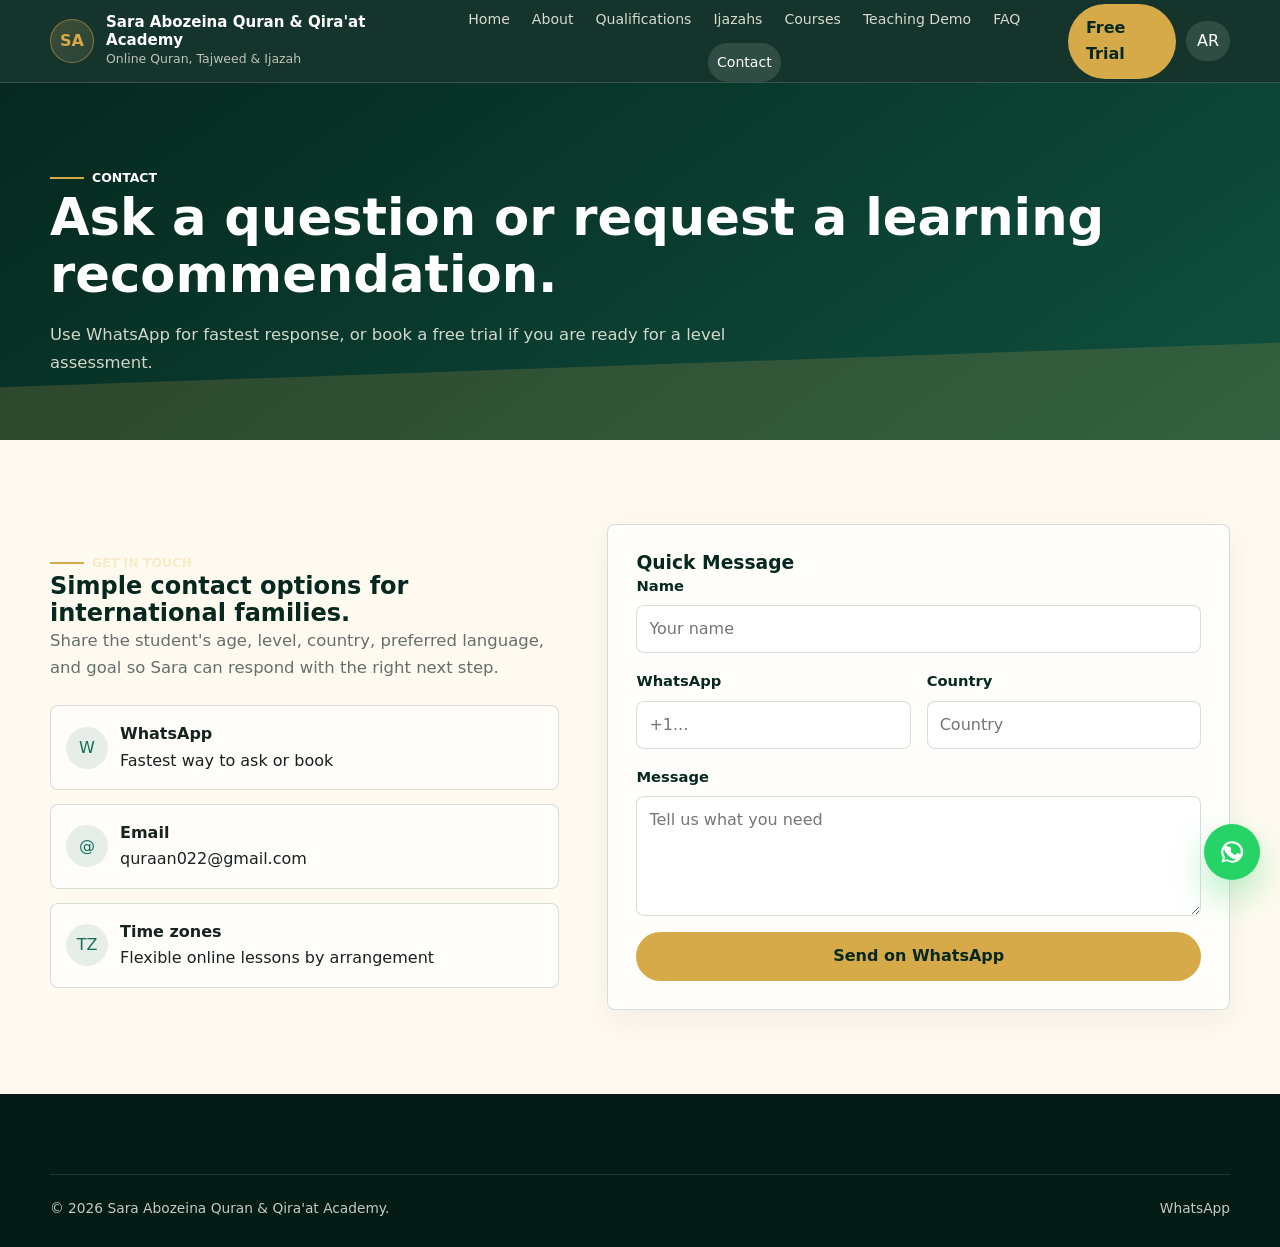
<file: contact.html>
<!doctype html>
<html lang="en">
<head>
  <meta charset="utf-8">
  <meta name="viewport" content="width=device-width, initial-scale=1">
  <title>Contact | Sara Abozeina Quran & Qira'at Academy</title>
  <meta name="description" content="Contact Sara Abozeina Quran & Qira'at Academy by WhatsApp or email to ask about Quran lessons, Tajweed, memorization, and free trials.">
  <link rel="canonical" href="https://quraan022.github.io/contact.html">
  <link rel="stylesheet" href="assets/css/styles.css">
</head>
<body>
  <header class="site-header"><div class="nav-wrap"><a class="brand" href="index.html"><span class="brand-mark">SA</span><span><span class="brand-name" data-en="Sara Abozeina Quran & Qira'at Academy" data-ar="أكاديمية سارة أبوزينة للقرآن والقراءات">Sara Abozeina Quran & Qira'at Academy</span><span class="brand-sub" data-en="Online Quran, Tajweed & Ijazah" data-ar="تعليم القرآن والتجويد والإجازة عن بعد">Online Quran, Tajweed & Ijazah</span></span></a><nav class="nav-links"><a href="index.html" data-en="Home" data-ar="الرئيسية">Home</a><a href="about.html" data-en="About" data-ar="عن المعلمة">About</a><a href="qualifications.html" data-en="Qualifications" data-ar="المؤهلات">Qualifications</a><a href="ijazahs.html" data-en="Ijazahs" data-ar="الإجازات">Ijazahs</a><a href="courses.html" data-en="Courses" data-ar="الدورات">Courses</a><a href="qualifications.html#demo" data-en="Teaching Demo" data-ar="نموذج الشرح">Teaching Demo</a><a href="faq.html" data-en="FAQ" data-ar="الأسئلة">FAQ</a><a class="active" href="contact.html" data-en="Contact" data-ar="تواصل">Contact</a></nav><div class="nav-actions"><a class="btn btn-primary" href="book.html" data-en="Free Trial" data-ar="تجربة مجانية">Free Trial</a><button class="lang-toggle" type="button">AR</button><button class="menu-toggle" type="button" aria-expanded="false" aria-label="Open menu"><svg width="24" height="24" viewBox="0 0 24 24" fill="none"><path d="M4 7h16M4 12h16M4 17h16" stroke="currentColor" stroke-width="2" stroke-linecap="round"/></svg></button></div></div></header>
  <main class="main">
    <section class="page-hero"><div class="container"><span class="eyebrow" data-en="Contact" data-ar="تواصل">Contact</span><h1 data-en="Ask a question or request a learning recommendation." data-ar="اسألي سؤالا أو اطلبي ترشيحا لمسار التعلم.">Ask a question or request a learning recommendation.</h1><p data-en="Use WhatsApp for fastest response, or book a free trial if you are ready for a level assessment." data-ar="استخدمي واتساب للرد الأسرع، أو احجزي تجربة مجانية إذا كنت جاهزة لتقييم المستوى.">Use WhatsApp for fastest response, or book a free trial if you are ready for a level assessment.</p></div></section>
    <section class="section"><div class="container split"><div><span class="eyebrow" data-en="Get in touch" data-ar="تواصلي معنا">Get in touch</span><h2 data-en="Simple contact options for international families." data-ar="خيارات تواصل بسيطة للأسر في مختلف الدول.">Simple contact options for international families.</h2><p class="lead" data-en="Share the student's age, level, country, preferred language, and goal so Sara can respond with the right next step." data-ar="شاركي عمر الطالبة ومستواها والدولة واللغة المفضلة والهدف حتى ترد سارة بالخطوة المناسبة.">Share the student's age, level, country, preferred language, and goal so Sara can respond with the right next step.</p><div class="contact-list" style="margin-top:24px"><a class="contact-row" data-whatsapp-link href="#"><span class="icon" style="margin:0">W</span><span><strong>WhatsApp</strong><br><span data-en="Fastest way to ask or book" data-ar="أسرع طريقة للسؤال أو الحجز">Fastest way to ask or book</span></span></a><a class="contact-row" href="mailto:quraan022@gmail.com"><span class="icon" style="margin:0">@</span><span><strong>Email</strong><br><span data-email-text>quraan022@gmail.com</span></span></a><div class="contact-row"><span class="icon" style="margin:0">TZ</span><span><strong data-en="Time zones" data-ar="المناطق الزمنية">Time zones</strong><br><span data-en="Flexible online lessons by arrangement" data-ar="حصص مرنة عن بعد حسب الترتيب">Flexible online lessons by arrangement</span></span></div></div></div><div class="form-panel"><h3 data-en="Quick Message" data-ar="رسالة سريعة">Quick Message</h3><form data-booking-form><div class="form-grid"><div class="field full"><label for="name" data-en="Name" data-ar="الاسم">Name</label><input id="name" name="name" required data-placeholder-en="Your name" data-placeholder-ar="اسمك"></div><div class="field"><label for="phone" data-en="WhatsApp" data-ar="واتساب">WhatsApp</label><input id="phone" name="phone" data-placeholder-en="+1..." data-placeholder-ar="+20..."></div><div class="field"><label for="country" data-en="Country" data-ar="الدولة">Country</label><input id="country" name="country" data-placeholder-en="Country" data-placeholder-ar="الدولة"></div><div class="field full"><label for="message" data-en="Message" data-ar="الرسالة">Message</label><textarea id="message" name="message" data-placeholder-en="Tell us what you need" data-placeholder-ar="اكتبي ما تحتاجينه"></textarea></div><div class="field full"><button class="btn btn-primary" type="submit" data-en="Send on WhatsApp" data-ar="إرسال عبر واتساب">Send on WhatsApp</button></div></div></form></div></div></section>
  </main>
  <footer class="site-footer"><div class="container"><div class="footer-bottom"><span data-en="© 2026 Sara Abozeina Quran & Qira'at Academy." data-ar="© 2026 أكاديمية سارة أبوزينة للقرآن والقراءات.">© 2026 Sara Abozeina Quran & Qira'at Academy.</span><a data-whatsapp-link href="#">WhatsApp</a></div></div></footer>
  <a class="whatsapp-float" data-whatsapp-link href="#" aria-label="WhatsApp"><svg width="28" height="28" viewBox="0 0 24 24" fill="none"><path d="M8.9 7.8c.2-.4.4-.4.7-.4h.5c.2 0 .4.1.5.4.2.5.7 1.8.8 1.9.1.2.1.3 0 .5-.1.2-.2.3-.4.5-.2.2-.3.3-.1.6.2.3.8 1.3 1.7 2 .9.8 1.7 1 2 1.1.3.1.5.1.7-.2.2-.2.8-.9 1-1.2.2-.3.4-.2.7-.1.3.1 1.8.9 2.1 1 .3.2.5.2.5.4.1.2.1 1.1-.3 2.1-.4 1-2 1.8-2.8 1.9-.8.1-1.7.1-4-.8-3.4-1.3-5.6-4.8-5.8-5-.2-.3-1.4-1.9-1.4-3.6s.9-2.6 1.2-3Z" fill="currentColor"/><path d="M12 2.8a9.2 9.2 0 0 0-7.9 13.9L3 21l4.5-1.2A9.2 9.2 0 1 0 12 2.8Zm0 1.7a7.5 7.5 0 0 1 0 15 7.4 7.4 0 0 1-3.8-1l-.3-.2-2.5.7.7-2.4-.2-.4A7.5 7.5 0 0 1 12 4.5Z" fill="currentColor"/></svg></a><script src="assets/js/site.js"></script>
</body>
</html>
</file>
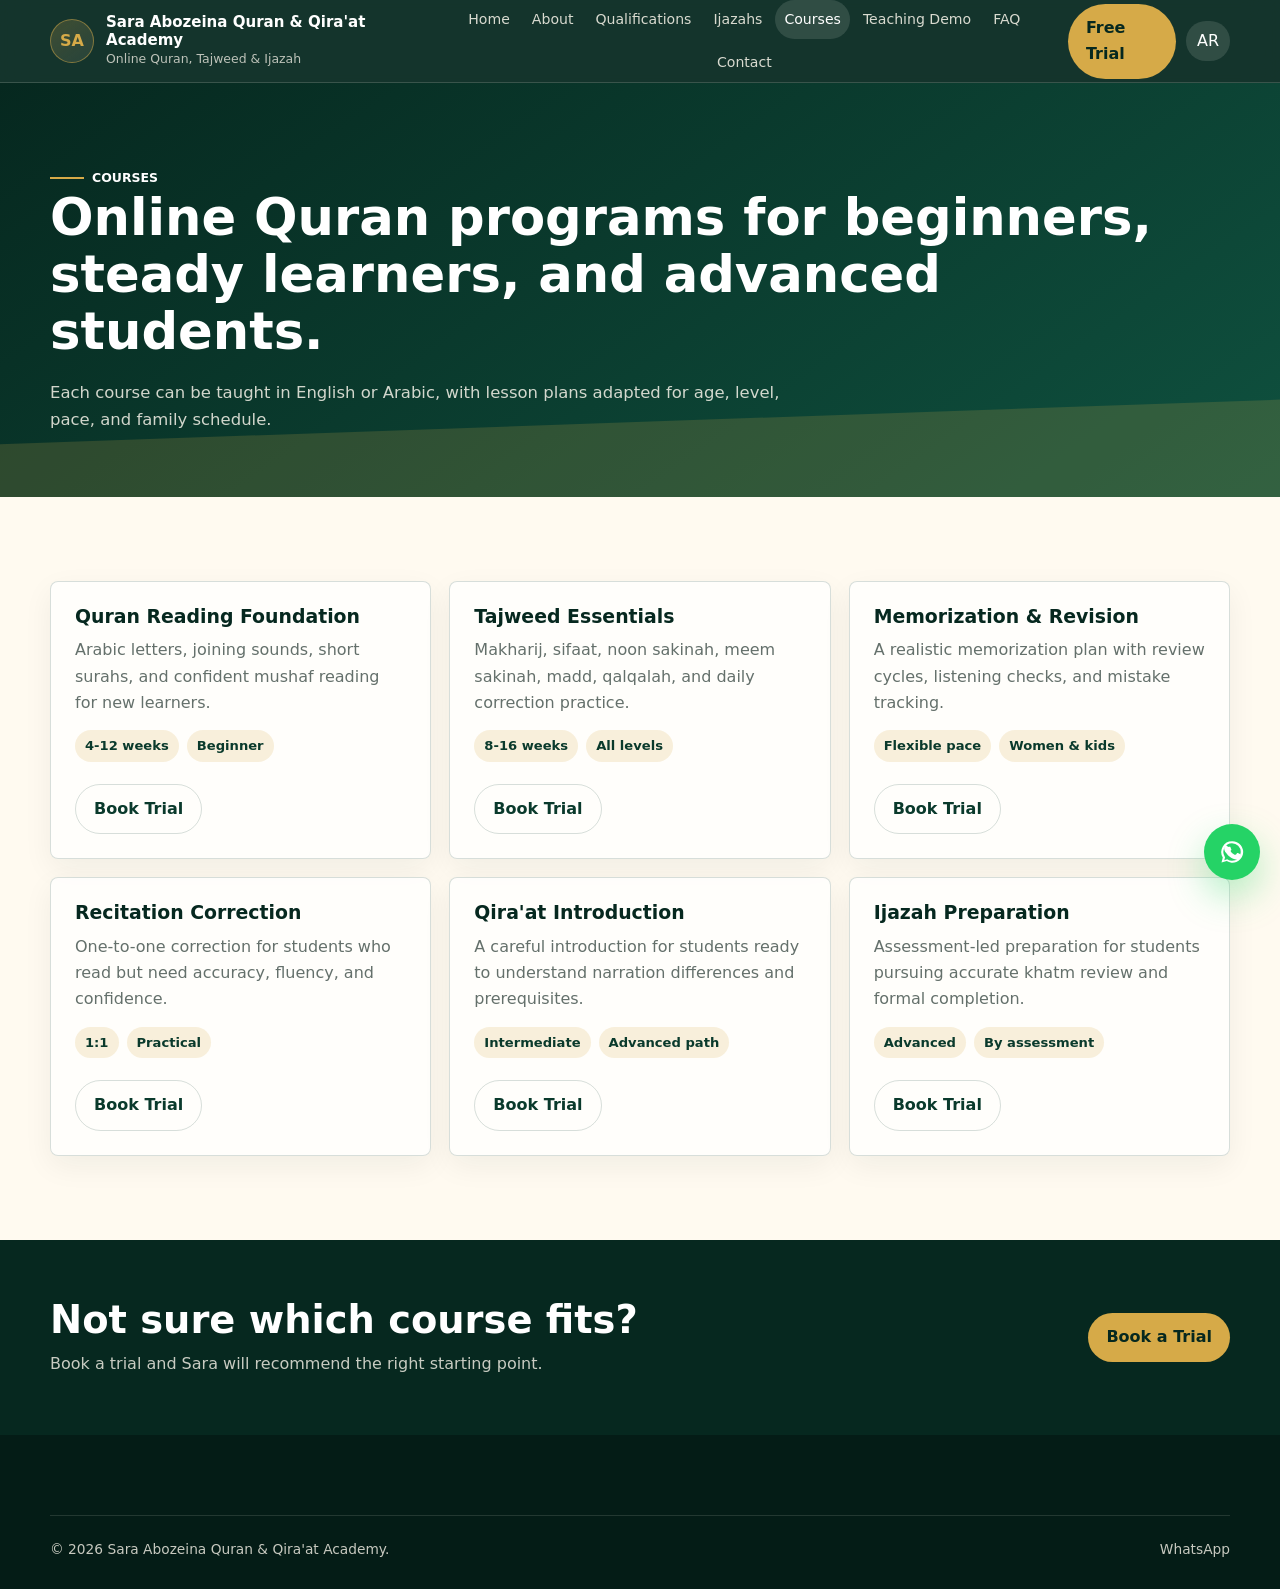
<file: courses.html>
<!doctype html>
<html lang="en">
<head>
  <meta charset="utf-8">
  <meta name="viewport" content="width=device-width, initial-scale=1">
  <title>Courses | Sara Abozeina Quran & Qira'at Academy</title>
  <meta name="description" content="Online Quran courses for children and women: foundation reading, Tajweed, memorization, Qira'at introduction, and Ijazah preparation.">
  <link rel="canonical" href="https://quraan022.github.io/courses.html">
  <link rel="stylesheet" href="assets/css/styles.css">
</head>
<body>
  <header class="site-header"><div class="nav-wrap"><a class="brand" href="index.html"><span class="brand-mark">SA</span><span><span class="brand-name" data-en="Sara Abozeina Quran & Qira'at Academy" data-ar="أكاديمية سارة أبوزينة للقرآن والقراءات">Sara Abozeina Quran & Qira'at Academy</span><span class="brand-sub" data-en="Online Quran, Tajweed & Ijazah" data-ar="تعليم القرآن والتجويد والإجازة عن بعد">Online Quran, Tajweed & Ijazah</span></span></a><nav class="nav-links"><a href="index.html" data-en="Home" data-ar="الرئيسية">Home</a><a href="about.html" data-en="About" data-ar="عن المعلمة">About</a><a href="qualifications.html" data-en="Qualifications" data-ar="المؤهلات">Qualifications</a><a href="ijazahs.html" data-en="Ijazahs" data-ar="الإجازات">Ijazahs</a><a class="active" href="courses.html" data-en="Courses" data-ar="الدورات">Courses</a><a href="qualifications.html#demo" data-en="Teaching Demo" data-ar="نموذج الشرح">Teaching Demo</a><a href="faq.html" data-en="FAQ" data-ar="الأسئلة">FAQ</a><a href="contact.html" data-en="Contact" data-ar="تواصل">Contact</a></nav><div class="nav-actions"><a class="btn btn-primary" href="book.html" data-en="Free Trial" data-ar="تجربة مجانية">Free Trial</a><button class="lang-toggle" type="button">AR</button><button class="menu-toggle" type="button" aria-expanded="false" aria-label="Open menu"><svg width="24" height="24" viewBox="0 0 24 24" fill="none"><path d="M4 7h16M4 12h16M4 17h16" stroke="currentColor" stroke-width="2" stroke-linecap="round"/></svg></button></div></div></header>
  <main class="main">
    <section class="page-hero"><div class="container"><span class="eyebrow" data-en="Courses" data-ar="الدورات">Courses</span><h1 data-en="Online Quran programs for beginners, steady learners, and advanced students." data-ar="برامج قرآن عن بعد للمبتدئات والمنتظمات والمتقدمات.">Online Quran programs for beginners, steady learners, and advanced students.</h1><p data-en="Each course can be taught in English or Arabic, with lesson plans adapted for age, level, pace, and family schedule." data-ar="يمكن تدريس كل دورة بالإنجليزية أو العربية، مع خطة تناسب العمر والمستوى والسرعة وجدول الأسرة.">Each course can be taught in English or Arabic, with lesson plans adapted for age, level, pace, and family schedule.</p></div></section>
    <section class="section"><div class="container"><div class="grid grid-3"><article class="course"><h3 data-en="Quran Reading Foundation" data-ar="تأسيس قراءة القرآن">Quran Reading Foundation</h3><p data-en="Arabic letters, joining sounds, short surahs, and confident mushaf reading for new learners." data-ar="الحروف العربية وربط الأصوات والسور القصيرة والقراءة من المصحف بثقة للمبتدئات.">Arabic letters, joining sounds, short surahs, and confident mushaf reading for new learners.</p><div class="course-meta"><span class="pill">4-12 weeks</span><span class="pill" data-en="Beginner" data-ar="مبتدئ">Beginner</span></div><a class="btn btn-outline" href="book.html" data-en="Book Trial" data-ar="احجزي تجربة">Book Trial</a></article><article class="course"><h3 data-en="Tajweed Essentials" data-ar="أساسيات التجويد">Tajweed Essentials</h3><p data-en="Makharij, sifaat, noon sakinah, meem sakinah, madd, qalqalah, and daily correction practice." data-ar="المخارج والصفات وأحكام النون والميم والمد والقلقلة وتطبيق التصحيح اليومي.">Makharij, sifaat, noon sakinah, meem sakinah, madd, qalqalah, and daily correction practice.</p><div class="course-meta"><span class="pill">8-16 weeks</span><span class="pill" data-en="All levels" data-ar="كل المستويات">All levels</span></div><a class="btn btn-outline" href="book.html" data-en="Book Trial" data-ar="احجزي تجربة">Book Trial</a></article><article class="course"><h3 data-en="Memorization & Revision" data-ar="الحفظ والمراجعة">Memorization & Revision</h3><p data-en="A realistic memorization plan with review cycles, listening checks, and mistake tracking." data-ar="خطة حفظ واقعية مع دورات مراجعة وتسميع ومتابعة للأخطاء.">A realistic memorization plan with review cycles, listening checks, and mistake tracking.</p><div class="course-meta"><span class="pill" data-en="Flexible pace" data-ar="سرعة مرنة">Flexible pace</span><span class="pill" data-en="Women & kids" data-ar="نساء وأطفال">Women & kids</span></div><a class="btn btn-outline" href="book.html" data-en="Book Trial" data-ar="احجزي تجربة">Book Trial</a></article><article class="course"><h3 data-en="Recitation Correction" data-ar="تصحيح التلاوة">Recitation Correction</h3><p data-en="One-to-one correction for students who read but need accuracy, fluency, and confidence." data-ar="تصحيح فردي لمن تقرأ وتحتاج إلى الدقة والطلاقة والثقة.">One-to-one correction for students who read but need accuracy, fluency, and confidence.</p><div class="course-meta"><span class="pill" data-en="1:1" data-ar="فردي">1:1</span><span class="pill" data-en="Practical" data-ar="تطبيقي">Practical</span></div><a class="btn btn-outline" href="book.html" data-en="Book Trial" data-ar="احجزي تجربة">Book Trial</a></article><article class="course"><h3 data-en="Qira'at Introduction" data-ar="مدخل إلى القراءات">Qira'at Introduction</h3><p data-en="A careful introduction for students ready to understand narration differences and prerequisites." data-ar="مدخل منضبط للطالبات المستعدات لفهم فروق الروايات ومتطلبات الدراسة.">A careful introduction for students ready to understand narration differences and prerequisites.</p><div class="course-meta"><span class="pill" data-en="Intermediate" data-ar="متوسط">Intermediate</span><span class="pill" data-en="Advanced path" data-ar="مسار متقدم">Advanced path</span></div><a class="btn btn-outline" href="book.html" data-en="Book Trial" data-ar="احجزي تجربة">Book Trial</a></article><article class="course"><h3 data-en="Ijazah Preparation" data-ar="الاستعداد للإجازة">Ijazah Preparation</h3><p data-en="Assessment-led preparation for students pursuing accurate khatm review and formal completion." data-ar="استعداد مبني على التقييم لمن تسعى إلى ختمة متقنة وإتمام رسمي.">Assessment-led preparation for students pursuing accurate khatm review and formal completion.</p><div class="course-meta"><span class="pill" data-en="Advanced" data-ar="متقدم">Advanced</span><span class="pill" data-en="By assessment" data-ar="بعد تقييم">By assessment</span></div><a class="btn btn-outline" href="book.html" data-en="Book Trial" data-ar="احجزي تجربة">Book Trial</a></article></div></div></section>
    <section class="cta-band"><div class="container"><div><h2 data-en="Not sure which course fits?" data-ar="غير متأكدة من الدورة المناسبة؟">Not sure which course fits?</h2><p data-en="Book a trial and Sara will recommend the right starting point." data-ar="احجزي تجربة وستقترح سارة نقطة البداية المناسبة.">Book a trial and Sara will recommend the right starting point.</p></div><a class="btn btn-primary" href="book.html" data-en="Book a Trial" data-ar="احجزي تجربة">Book a Trial</a></div></section>
  </main>
  <footer class="site-footer"><div class="container"><div class="footer-bottom"><span data-en="© 2026 Sara Abozeina Quran & Qira'at Academy." data-ar="© 2026 أكاديمية سارة أبوزينة للقرآن والقراءات.">© 2026 Sara Abozeina Quran & Qira'at Academy.</span><a data-whatsapp-link href="#">WhatsApp</a></div></div></footer>
  <a class="whatsapp-float" data-whatsapp-link href="#" aria-label="WhatsApp"><svg width="28" height="28" viewBox="0 0 24 24" fill="none"><path d="M8.9 7.8c.2-.4.4-.4.7-.4h.5c.2 0 .4.1.5.4.2.5.7 1.8.8 1.9.1.2.1.3 0 .5-.1.2-.2.3-.4.5-.2.2-.3.3-.1.6.2.3.8 1.3 1.7 2 .9.8 1.7 1 2 1.1.3.1.5.1.7-.2.2-.2.8-.9 1-1.2.2-.3.4-.2.7-.1.3.1 1.8.9 2.1 1 .3.2.5.2.5.4.1.2.1 1.1-.3 2.1-.4 1-2 1.8-2.8 1.9-.8.1-1.7.1-4-.8-3.4-1.3-5.6-4.8-5.8-5-.2-.3-1.4-1.9-1.4-3.6s.9-2.6 1.2-3Z" fill="currentColor"/><path d="M12 2.8a9.2 9.2 0 0 0-7.9 13.9L3 21l4.5-1.2A9.2 9.2 0 1 0 12 2.8Zm0 1.7a7.5 7.5 0 0 1 0 15 7.4 7.4 0 0 1-3.8-1l-.3-.2-2.5.7.7-2.4-.2-.4A7.5 7.5 0 0 1 12 4.5Z" fill="currentColor"/></svg></a><script src="assets/js/site.js"></script>
</body>
</html>
</file>
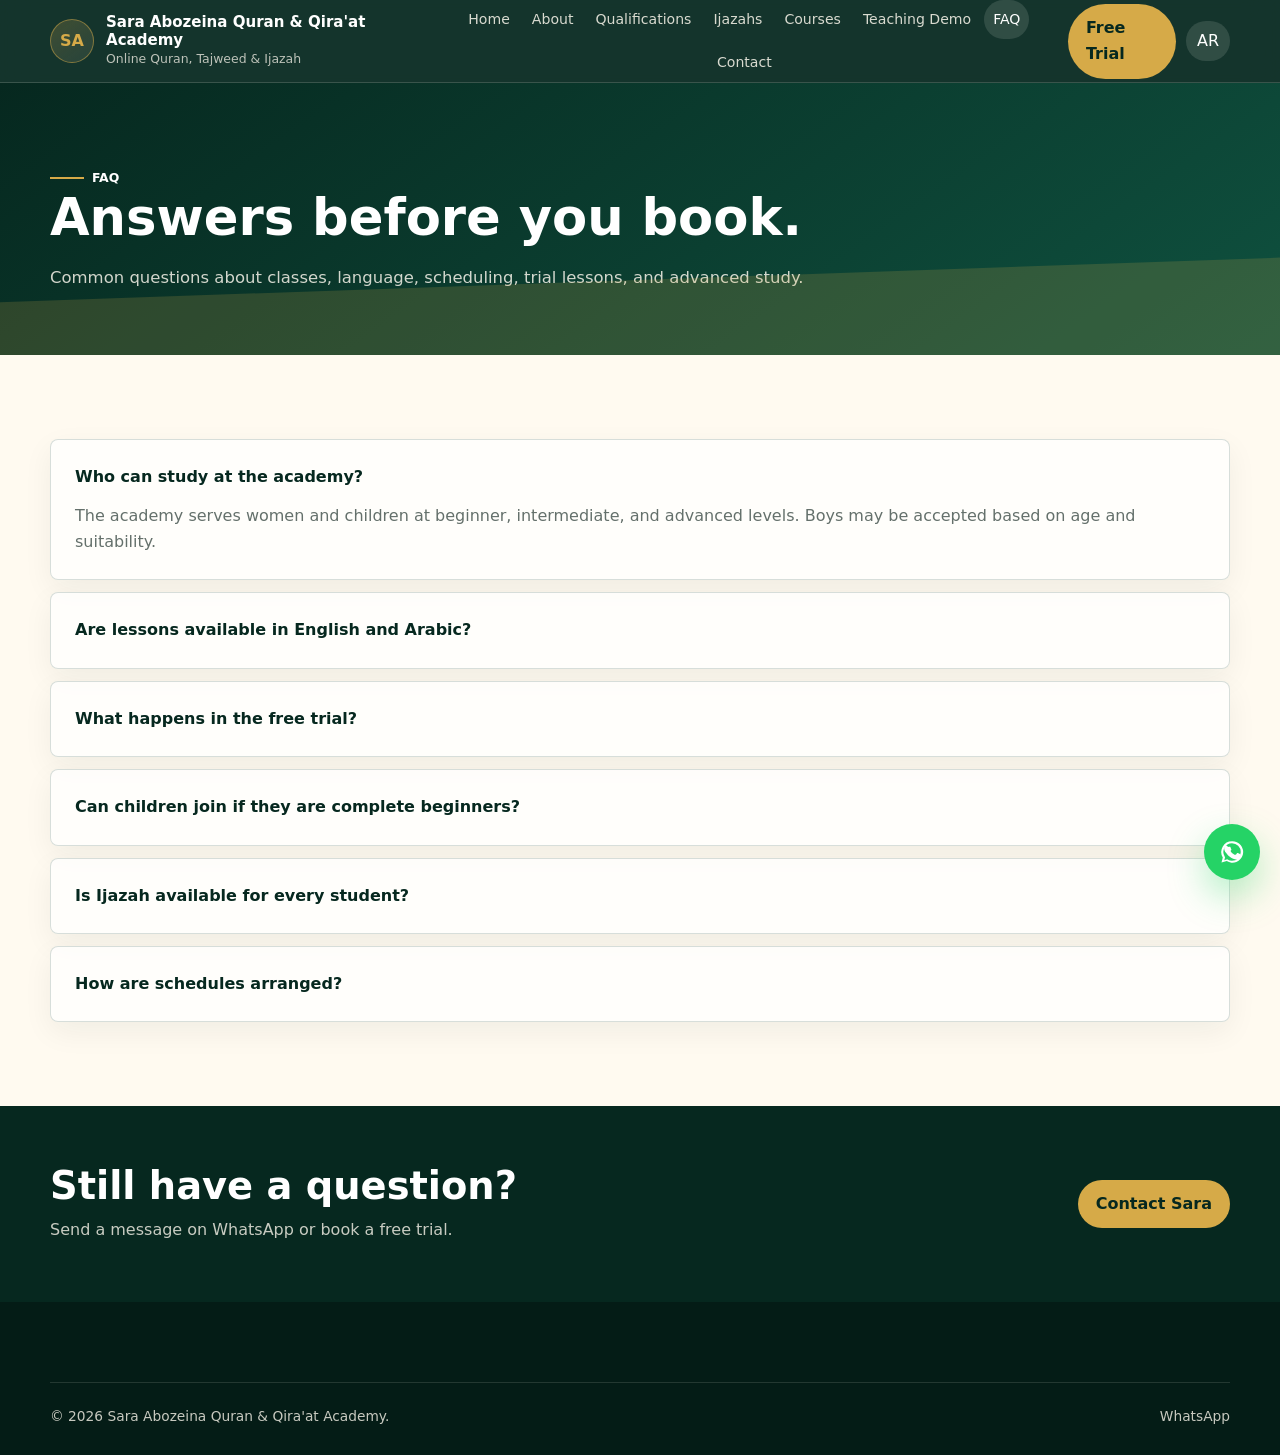
<file: faq.html>
<!doctype html>
<html lang="en">
<head>
  <meta charset="utf-8">
  <meta name="viewport" content="width=device-width, initial-scale=1">
  <title>FAQ | Sara Abozeina Quran & Qira'at Academy</title>
  <meta name="description" content="Frequently asked questions about online Quran lessons, Tajweed, memorization, children classes, scheduling, language options, and free trials.">
  <link rel="canonical" href="https://quraan022.github.io/faq.html">
  <link rel="stylesheet" href="assets/css/styles.css">
</head>
<body>
  <header class="site-header"><div class="nav-wrap"><a class="brand" href="index.html"><span class="brand-mark">SA</span><span><span class="brand-name" data-en="Sara Abozeina Quran & Qira'at Academy" data-ar="أكاديمية سارة أبوزينة للقرآن والقراءات">Sara Abozeina Quran & Qira'at Academy</span><span class="brand-sub" data-en="Online Quran, Tajweed & Ijazah" data-ar="تعليم القرآن والتجويد والإجازة عن بعد">Online Quran, Tajweed & Ijazah</span></span></a><nav class="nav-links"><a href="index.html" data-en="Home" data-ar="الرئيسية">Home</a><a href="about.html" data-en="About" data-ar="عن المعلمة">About</a><a href="qualifications.html" data-en="Qualifications" data-ar="المؤهلات">Qualifications</a><a href="ijazahs.html" data-en="Ijazahs" data-ar="الإجازات">Ijazahs</a><a href="courses.html" data-en="Courses" data-ar="الدورات">Courses</a><a href="qualifications.html#demo" data-en="Teaching Demo" data-ar="نموذج الشرح">Teaching Demo</a><a class="active" href="faq.html" data-en="FAQ" data-ar="الأسئلة">FAQ</a><a href="contact.html" data-en="Contact" data-ar="تواصل">Contact</a></nav><div class="nav-actions"><a class="btn btn-primary" href="book.html" data-en="Free Trial" data-ar="تجربة مجانية">Free Trial</a><button class="lang-toggle" type="button">AR</button><button class="menu-toggle" type="button" aria-expanded="false" aria-label="Open menu"><svg width="24" height="24" viewBox="0 0 24 24" fill="none"><path d="M4 7h16M4 12h16M4 17h16" stroke="currentColor" stroke-width="2" stroke-linecap="round"/></svg></button></div></div></header>
  <main class="main">
    <section class="page-hero"><div class="container"><span class="eyebrow" data-en="FAQ" data-ar="الأسئلة الشائعة">FAQ</span><h1 data-en="Answers before you book." data-ar="إجابات قبل الحجز.">Answers before you book.</h1><p data-en="Common questions about classes, language, scheduling, trial lessons, and advanced study." data-ar="أسئلة شائعة عن الحصص واللغة والمواعيد والتجربة والدراسة المتقدمة.">Common questions about classes, language, scheduling, trial lessons, and advanced study.</p></div></section>
    <section class="section"><div class="container"><div class="faq-list"><details class="faq-item" open><summary data-en="Who can study at the academy?" data-ar="من يمكنه الدراسة في الأكاديمية؟">Who can study at the academy?</summary><p data-en="The academy serves women and children at beginner, intermediate, and advanced levels. Boys may be accepted based on age and suitability." data-ar="تخدم الأكاديمية النساء والأطفال في المستويات المبتدئة والمتوسطة والمتقدمة. يمكن قبول الأولاد حسب العمر والملاءمة.">The academy serves women and children at beginner, intermediate, and advanced levels. Boys may be accepted based on age and suitability.</p></details><details class="faq-item"><summary data-en="Are lessons available in English and Arabic?" data-ar="هل الحصص متاحة بالإنجليزية والعربية؟">Are lessons available in English and Arabic?</summary><p data-en="Yes. The site is English-first for international families, and lessons can be guided in English or Arabic according to the student's need." data-ar="نعم. الموقع بالإنجليزية أولا للأسر الدولية، ويمكن توجيه الحصص بالإنجليزية أو العربية حسب حاجة الطالبة.">Yes. The site is English-first for international families, and lessons can be guided in English or Arabic according to the student's need.</p></details><details class="faq-item"><summary data-en="What happens in the free trial?" data-ar="ماذا يحدث في التجربة المجانية؟">What happens in the free trial?</summary><p data-en="Sara listens to the student's recitation, identifies strengths and correction priorities, and recommends a practical course path." data-ar="تستمع سارة لتلاوة الطالبة، وتحدد نقاط القوة وأولويات التصحيح، ثم تقترح مسارا عمليا.">Sara listens to the student's recitation, identifies strengths and correction priorities, and recommends a practical course path.</p></details><details class="faq-item"><summary data-en="Can children join if they are complete beginners?" data-ar="هل يمكن للأطفال المبتدئين تماما الانضمام؟">Can children join if they are complete beginners?</summary><p data-en="Yes. Beginner children can start with Arabic letters, short surahs, listening, repetition, and gentle reading practice." data-ar="نعم. يمكن للأطفال المبتدئين البدء بالحروف العربية والسور القصيرة والاستماع والتكرار والقراءة الرفيقة.">Yes. Beginner children can start with Arabic letters, short surahs, listening, repetition, and gentle reading practice.</p></details><details class="faq-item"><summary data-en="Is Ijazah available for every student?" data-ar="هل الإجازة متاحة لكل طالبة؟">Is Ijazah available for every student?</summary><p data-en="Ijazah preparation is for advanced students after assessment. Some students may first need Tajweed stability, fluency, or memorization strengthening." data-ar="الاستعداد للإجازة للطالبات المتقدمات بعد التقييم. قد تحتاج بعض الطالبات أولا إلى تثبيت التجويد أو الطلاقة أو تقوية الحفظ.">Ijazah preparation is for advanced students after assessment. Some students may first need Tajweed stability, fluency, or memorization strengthening.</p></details><details class="faq-item"><summary data-en="How are schedules arranged?" data-ar="كيف يتم ترتيب المواعيد؟">How are schedules arranged?</summary><p data-en="Scheduling depends on time zone, availability, student age, and lesson frequency. Share preferred times in the booking form." data-ar="تعتمد المواعيد على المنطقة الزمنية والتوفر وعمر الطالبة وعدد الحصص. شاركي الأوقات المفضلة في نموذج الحجز.">Scheduling depends on time zone, availability, student age, and lesson frequency. Share preferred times in the booking form.</p></details></div></div></section>
    <section class="cta-band"><div class="container"><div><h2 data-en="Still have a question?" data-ar="هل لديك سؤال آخر؟">Still have a question?</h2><p data-en="Send a message on WhatsApp or book a free trial." data-ar="أرسلي رسالة عبر واتساب أو احجزي تجربة مجانية.">Send a message on WhatsApp or book a free trial.</p></div><a class="btn btn-primary" href="contact.html" data-en="Contact Sara" data-ar="تواصلي مع سارة">Contact Sara</a></div></section>
  </main>
  <footer class="site-footer"><div class="container"><div class="footer-bottom"><span data-en="© 2026 Sara Abozeina Quran & Qira'at Academy." data-ar="© 2026 أكاديمية سارة أبوزينة للقرآن والقراءات.">© 2026 Sara Abozeina Quran & Qira'at Academy.</span><a data-whatsapp-link href="#">WhatsApp</a></div></div></footer>
  <a class="whatsapp-float" data-whatsapp-link href="#" aria-label="WhatsApp"><svg width="28" height="28" viewBox="0 0 24 24" fill="none"><path d="M8.9 7.8c.2-.4.4-.4.7-.4h.5c.2 0 .4.1.5.4.2.5.7 1.8.8 1.9.1.2.1.3 0 .5-.1.2-.2.3-.4.5-.2.2-.3.3-.1.6.2.3.8 1.3 1.7 2 .9.8 1.7 1 2 1.1.3.1.5.1.7-.2.2-.2.8-.9 1-1.2.2-.3.4-.2.7-.1.3.1 1.8.9 2.1 1 .3.2.5.2.5.4.1.2.1 1.1-.3 2.1-.4 1-2 1.8-2.8 1.9-.8.1-1.7.1-4-.8-3.4-1.3-5.6-4.8-5.8-5-.2-.3-1.4-1.9-1.4-3.6s.9-2.6 1.2-3Z" fill="currentColor"/><path d="M12 2.8a9.2 9.2 0 0 0-7.9 13.9L3 21l4.5-1.2A9.2 9.2 0 1 0 12 2.8Zm0 1.7a7.5 7.5 0 0 1 0 15 7.4 7.4 0 0 1-3.8-1l-.3-.2-2.5.7.7-2.4-.2-.4A7.5 7.5 0 0 1 12 4.5Z" fill="currentColor"/></svg></a><script src="assets/js/site.js"></script>
</body>
</html>
</file>
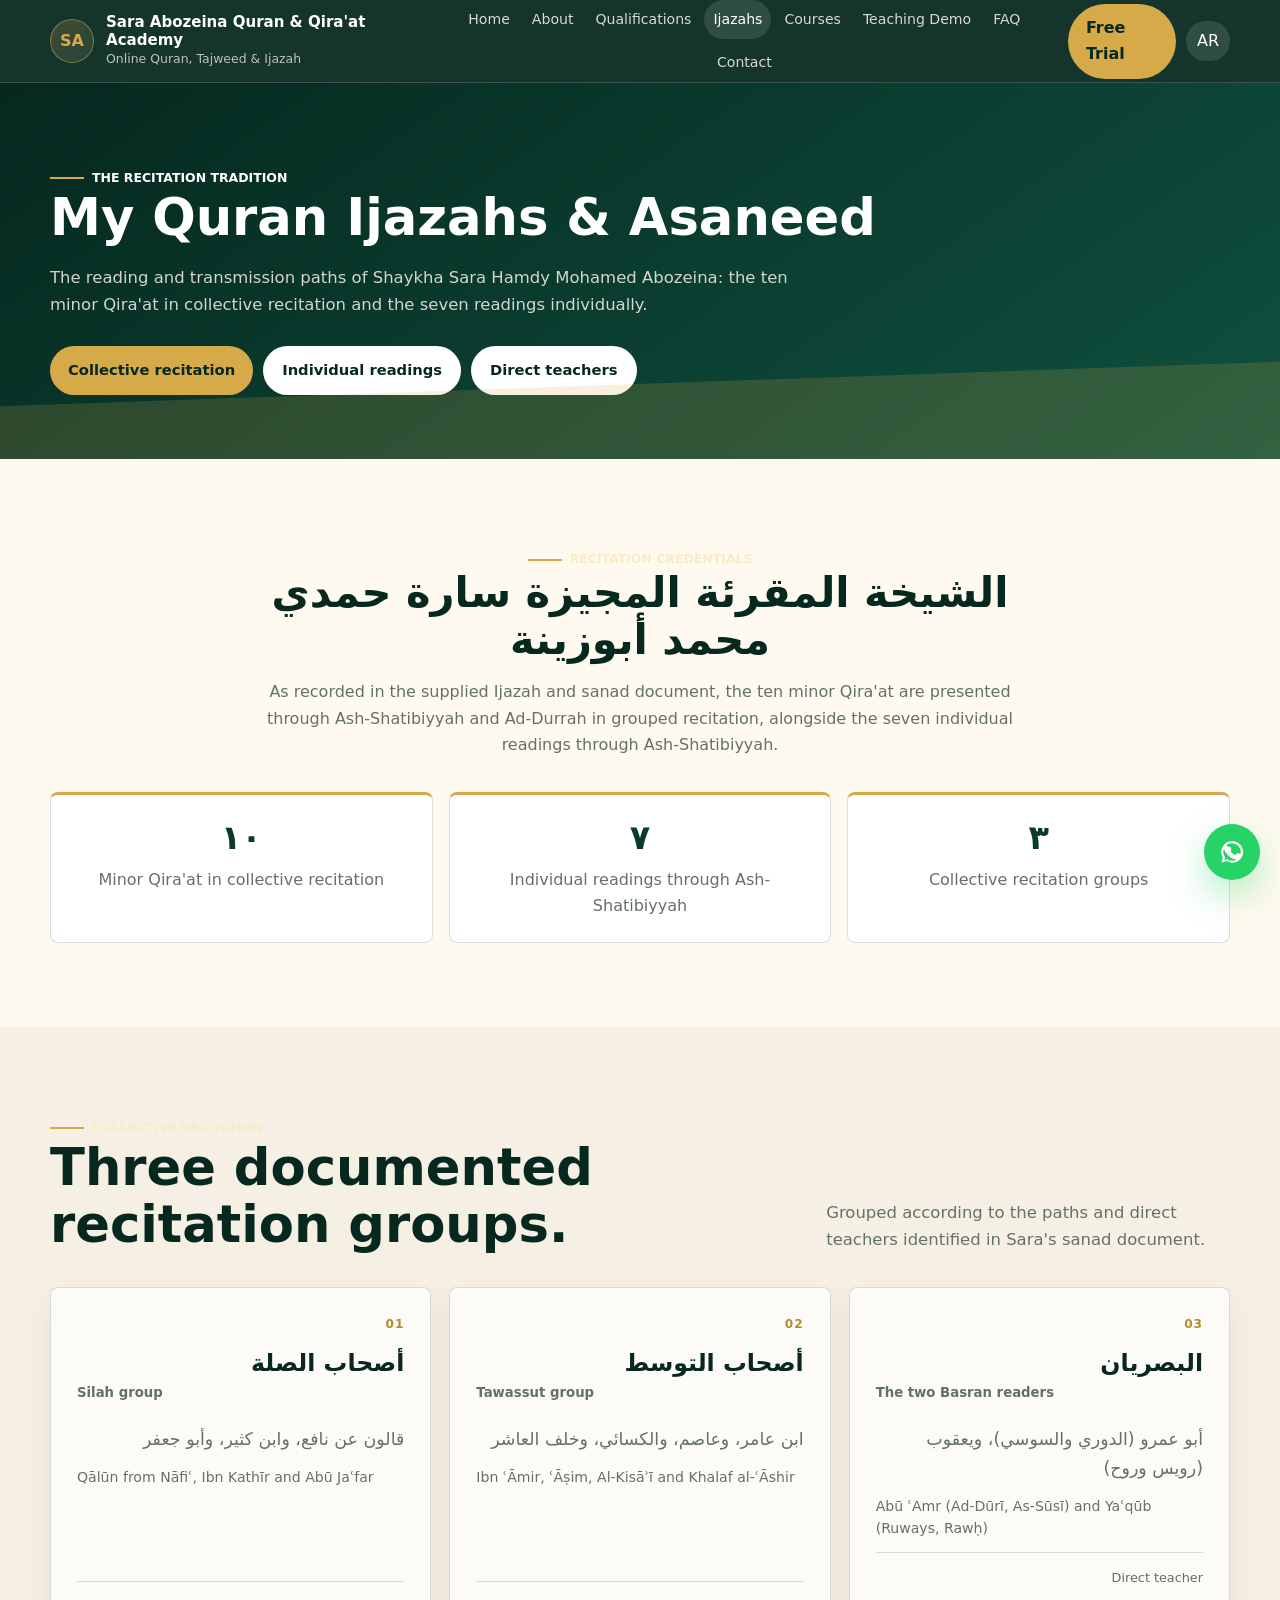
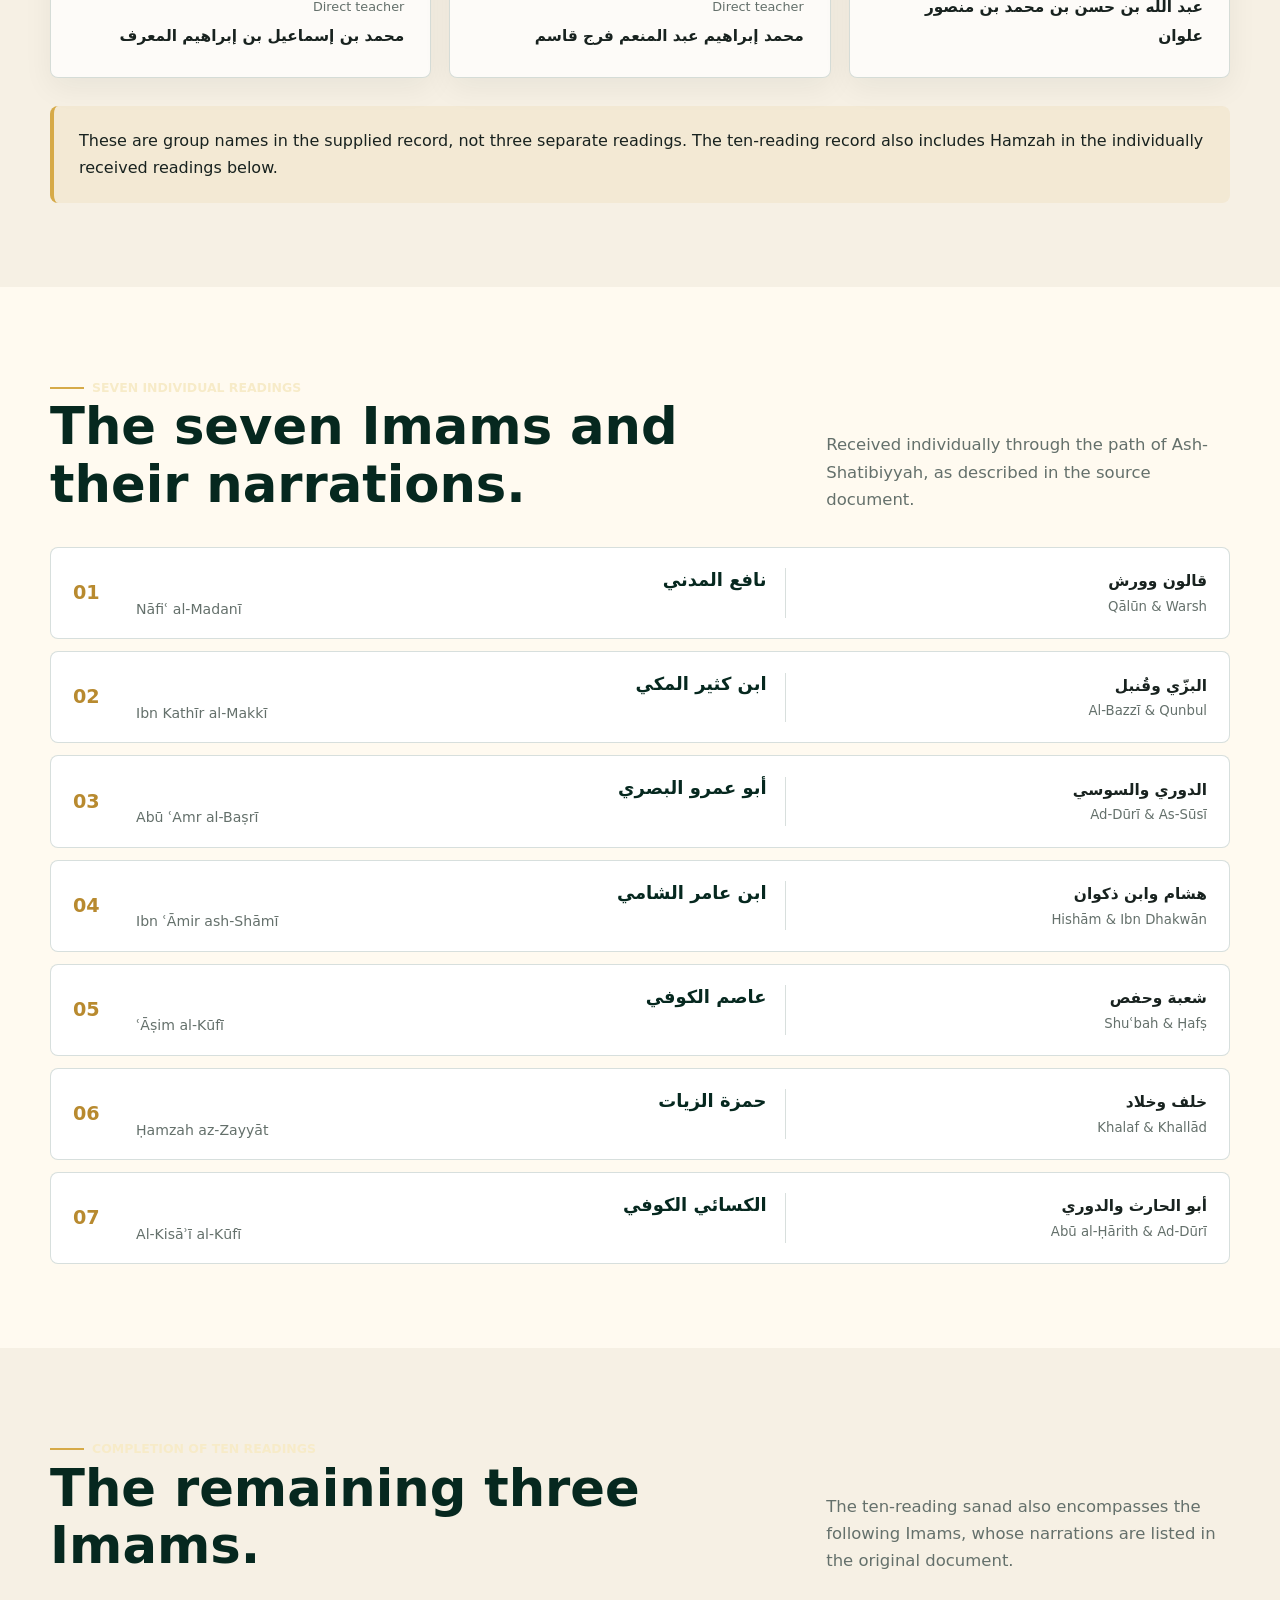
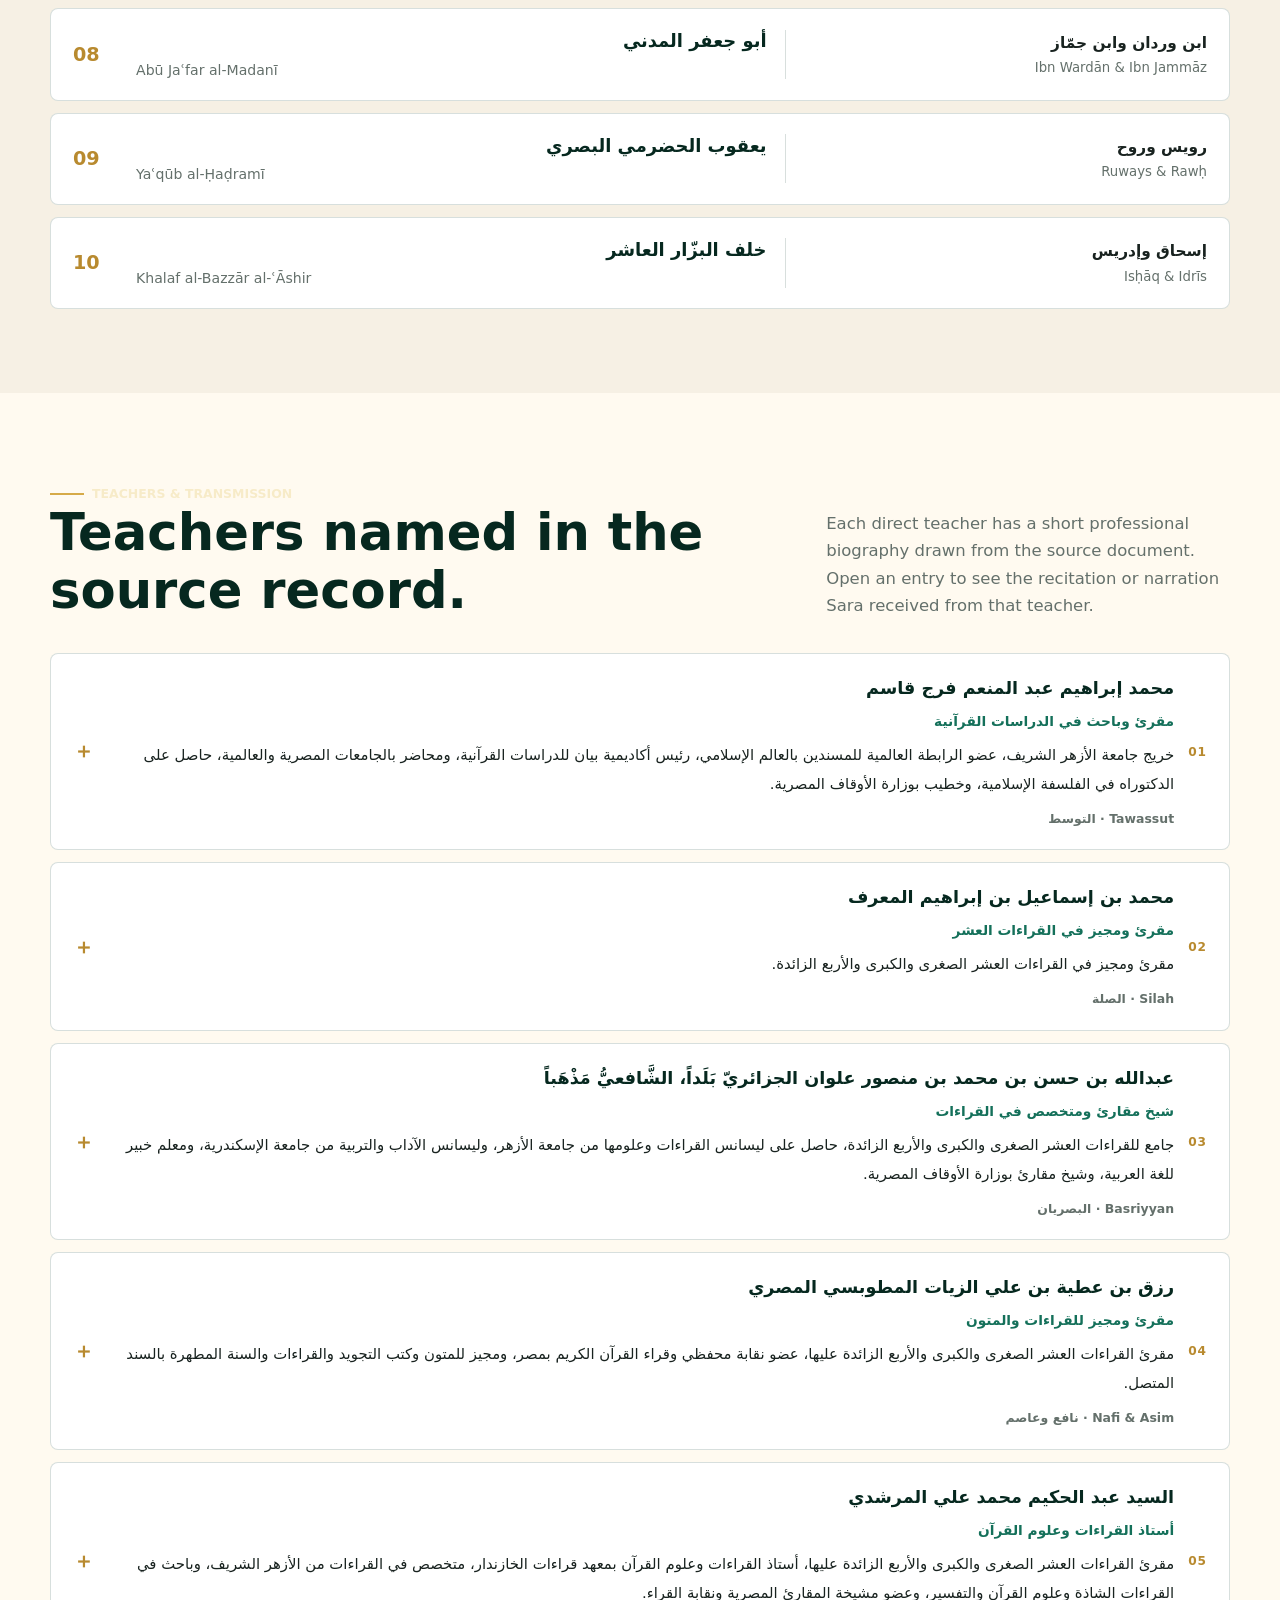
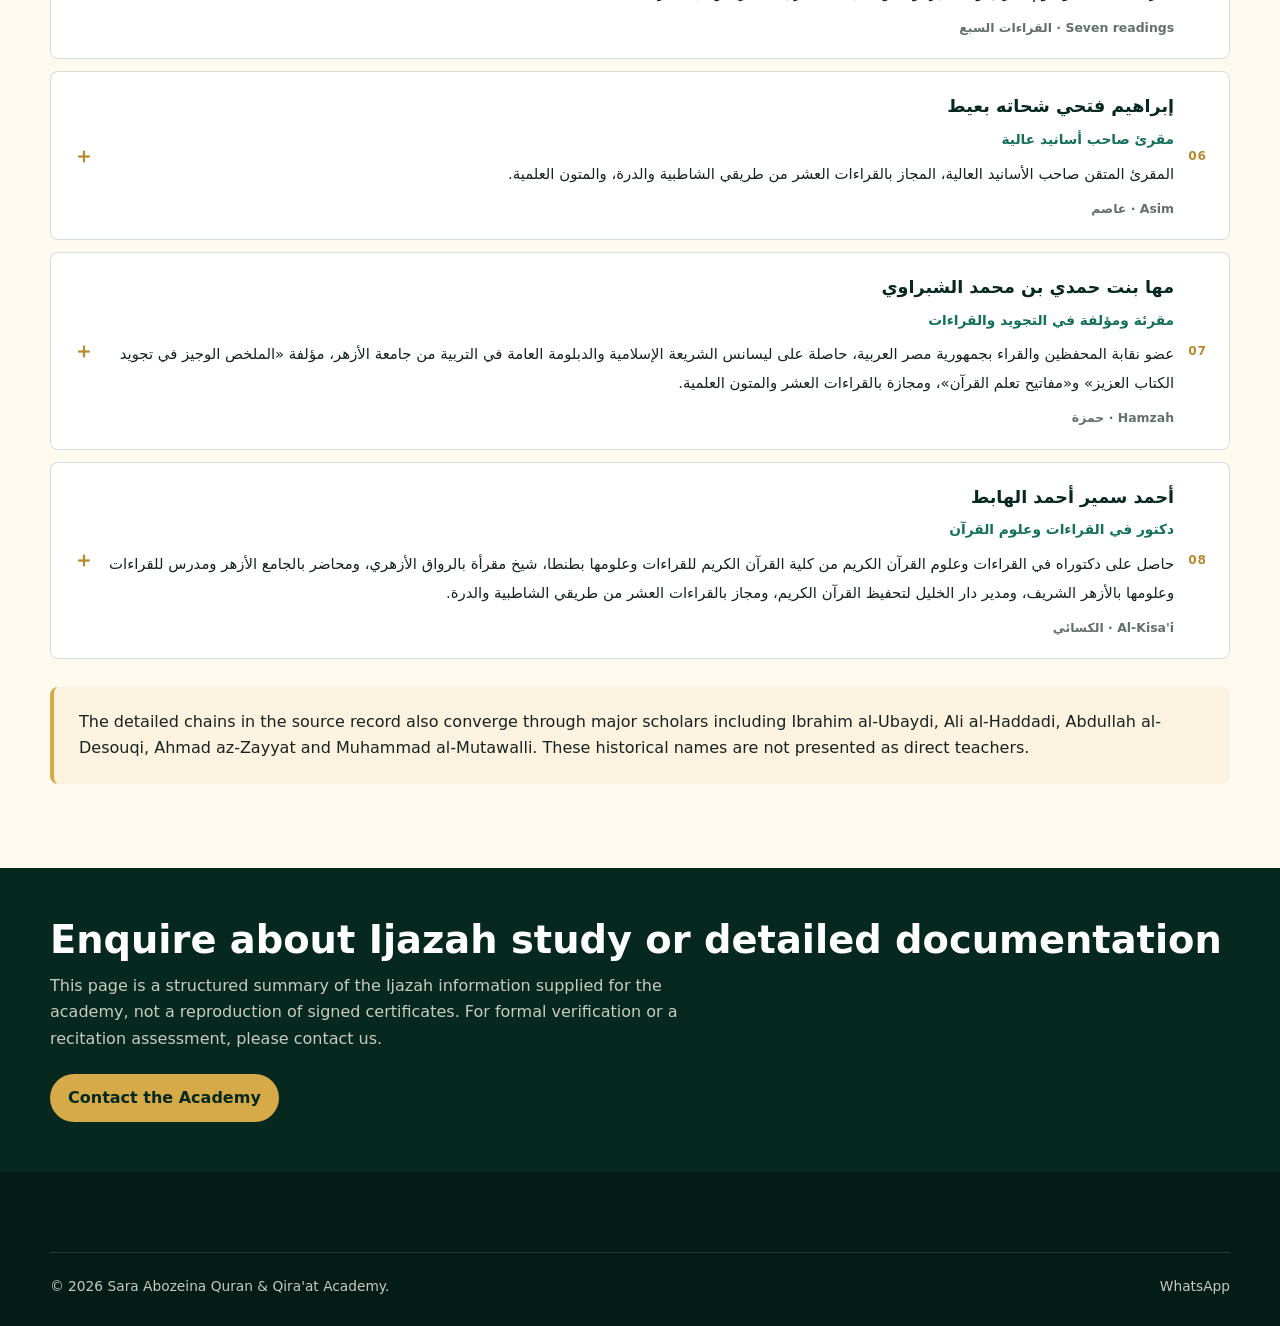
<file: ijazahs.html>
<!doctype html>
<html lang="en">
<head>
  <meta charset="utf-8">
  <meta name="viewport" content="width=device-width, initial-scale=1">
  <title>Ijazahs &amp; Asaneed | Sara Abozeina Quran &amp; Qira'at Academy</title>
  <meta name="description" content="Sara Hamdy Mohamed Abozeina's Quran Ijazahs and sanad overview: ten minor Qira'at in groups and seven individual readings through Ash-Shatibiyyah and Ad-Durrah.">
  <link rel="canonical" href="https://quraan022.github.io/ijazahs.html">
  <link rel="stylesheet" href="assets/css/styles.css">
  <style>
    .ij-intro{max-width:830px;margin:0 auto;text-align:center}
    .ij-intro h2{font-size:clamp(1.65rem,3.5vw,2.6rem);margin:0 0 16px}
    .ij-intro p{color:var(--muted);margin:0 auto 18px;max-width:780px}
    .ij-facts{display:grid;grid-template-columns:repeat(3,minmax(0,1fr));gap:16px;margin-top:34px}
    .ij-fact{border:1px solid var(--line);border-top:3px solid var(--gold-500);padding:23px 16px;background:white;text-align:center;border-radius:var(--radius)}
    .ij-fact strong{display:block;font-size:2.1rem;line-height:1.2;color:var(--emerald-900)}
    .ij-fact span{display:block;color:var(--muted);margin-top:8px}
    .ij-nav{display:flex;flex-wrap:wrap;gap:10px;margin-top:28px}
    .ij-nav .btn{font-size:.92rem}
    .ij-group{position:relative;padding:26px;display:flex;flex-direction:column;gap:12px;min-width:0}
    .ij-index{font-size:.76rem;font-weight:800;letter-spacing:.08em;color:var(--gold-600)}
    .ij-group h3{font-size:1.48rem;line-height:1.5}
    .ij-group h3 small{display:block;font-size:.83rem;font-weight:600;color:var(--muted);line-height:1.6}
    .ij-reading{color:var(--emerald-950);font-size:1.09rem;margin:0}
    .ij-english{color:var(--muted);font-size:.88rem;display:block;line-height:1.6}
    .ij-received{margin-top:auto;padding-top:14px;border-top:1px solid var(--line)}
    .ij-received span{display:block;color:var(--muted);font-size:.8rem}
    .ij-received strong{display:block;font-size:.96rem;line-height:1.9;margin-top:5px}
    .ij-list{display:grid;gap:12px}
    .ij-reader{display:grid;grid-template-columns:45px minmax(0,1fr) minmax(170px,.67fr);align-items:center;gap:18px;border:1px solid var(--line);border-radius:var(--radius);background:#fff;padding:18px 22px}
    .ij-reader-num{font-weight:800;color:var(--gold-600);font-size:1.2rem}
    .ij-reader h3{font-size:1.12rem;margin-bottom:3px;line-height:1.6}
    .ij-riwaya{text-align:right;padding-inline-start:18px;border-inline-start:1px solid var(--line)}
    .ij-riwaya b,.ij-riwaya span{display:block}
    .ij-riwaya b{font-size:.96rem;line-height:1.8}
    .ij-riwaya span{font-size:.83rem;color:var(--muted)}
    .ij-scholar{border:1px solid var(--line);background:#fff;border-radius:var(--radius);overflow:hidden}
    .ij-scholar summary{display:flex;align-items:center;gap:14px;padding:19px 22px;cursor:pointer;color:var(--emerald-950);font-weight:750;list-style:none}
    .ij-scholar summary::-webkit-details-marker{display:none}
    .ij-scholar summary>span:nth-child(2){flex:1;line-height:1.8}
    
    .ij-person{display:flex;flex-direction:column;gap:5px;min-width:0}
    .ij-person-name{display:block;font-size:1.1rem;color:var(--emerald-950);font-weight:800;line-height:1.8}
    .ij-role{display:block;color:var(--emerald-700);font-size:.86rem;font-weight:750;line-height:1.7}
    .ij-bio{display:block;color:var(--ink);font-size:.93rem;line-height:1.95;font-weight:400;margin:3px 0 4px}
    .ij-scholar-detail h4{margin:0;padding:16px 23px 0;color:var(--emerald-900);font-size:.94rem}
    .ij-scholar summary small{display:block;font-size:.78rem;color:var(--muted);font-weight:600;direction:ltr;text-align:right}
    .ij-scholar[open] summary{background:var(--cream)}
    .ij-scholar .ij-plus{font-size:1.3rem;color:var(--gold-600)}
    .ij-scholar[open] .ij-plus{transform:rotate(45deg)}
    .ij-scholar p{margin:0;padding:20px 23px;border-top:1px solid var(--line);line-height:2;color:var(--ink)}
    .ij-note{border-inline-start:4px solid var(--gold-500);background:rgba(214,170,72,.1);padding:22px 25px;border-radius:var(--radius);margin-top:28px}
    .ij-note p{margin:0;color:var(--ink)}
    .ij-outro{background:var(--emerald-950);color:white;padding:50px 0}
    .ij-outro h2{color:white;font-size:clamp(1.5rem,3vw,2.4rem)}
    .ij-outro p{color:rgba(255,250,240,.78);max-width:680px;margin:12px 0 22px}
    @media(max-width:760px){.ij-facts{grid-template-columns:1fr}.ij-reader{grid-template-columns:36px minmax(0,1fr);gap:9px 12px;padding:16px}.ij-riwaya{grid-column:2;border-inline-start:0;border-top:1px solid var(--line);padding:9px 0 0}.ij-group{padding:20px}}
    @media print{.site-header,.whatsapp-float,.ij-nav,.ij-outro{display:none!important}.ij-scholar p{display:block}.ij-reader,.ij-group,.ij-scholar{break-inside:avoid}}
  </style>
</head>
<body>
<header class="site-header"><div class="nav-wrap"><a class="brand" href="index.html"><span class="brand-mark">SA</span><span><span class="brand-name" data-en="Sara Abozeina Quran & Qira'at Academy" data-ar="أكاديمية سارة أبوزينة للقرآن والقراءات">Sara Abozeina Quran & Qira'at Academy</span><span class="brand-sub" data-en="Online Quran, Tajweed & Ijazah" data-ar="تعليم القرآن والتجويد والإجازة عن بعد">Online Quran, Tajweed & Ijazah</span></span></a><nav class="nav-links"><a href="index.html" data-en="Home" data-ar="الرئيسية">Home</a><a href="about.html" data-en="About" data-ar="عن المعلمة">About</a><a href="qualifications.html" data-en="Qualifications" data-ar="المؤهلات">Qualifications</a><a class="active" href="ijazahs.html" data-en="Ijazahs" data-ar="الإجازات">Ijazahs</a><a href="courses.html" data-en="Courses" data-ar="الدورات">Courses</a><a href="qualifications.html#demo" data-en="Teaching Demo" data-ar="نموذج الشرح">Teaching Demo</a><a href="faq.html" data-en="FAQ" data-ar="الأسئلة">FAQ</a><a href="contact.html" data-en="Contact" data-ar="تواصل">Contact</a></nav><div class="nav-actions"><a class="btn btn-primary" href="book.html" data-en="Free Trial" data-ar="تجربة مجانية">Free Trial</a><button class="lang-toggle" type="button">AR</button><button class="menu-toggle" type="button" aria-expanded="false" aria-label="Open menu"><svg width="24" height="24" viewBox="0 0 24 24" fill="none"><path d="M4 7h16M4 12h16M4 17h16" stroke="currentColor" stroke-width="2" stroke-linecap="round"/></svg></button></div></div></header>
<main class="main">
  <section class="page-hero"><div class="container">
    <span class="eyebrow" data-en="The recitation tradition" data-ar="الإجازات والأسانيد">The recitation tradition</span>
    <h1 data-en="My Quran Ijazahs &amp; Asaneed" data-ar="إجازاتي وأسانيدي في القرآن الكريم">My Quran Ijazahs &amp; Asaneed</h1>
    <p data-en="The reading and transmission paths of Shaykha Sara Hamdy Mohamed Abozeina: the ten minor Qira'at in collective recitation and the seven readings individually." data-ar="بيان القراءات التي تلقتها الشيخة سارة حمدي محمد أبوزينة وأسانيدها؛ القراءات العشر الصغرى جمعًا والقراءات السبع إفرادًا.">The reading and transmission paths of Shaykha Sara Hamdy Mohamed Abozeina: the ten minor Qira'at in collective recitation and the seven readings individually.</p>
    <div class="ij-nav">
      <a class="btn btn-primary" href="#collective" data-en="Collective recitation" data-ar="الجمع بالقراءات">Collective recitation</a>
      <a class="btn btn-secondary" href="#individual" data-en="Individual readings" data-ar="القراءات إفرادًا">Individual readings</a>
      <a class="btn btn-secondary" href="#teachers" data-en="Direct teachers" data-ar="المشايخ المباشرون">Direct teachers</a>
    </div>
  </div></section>
  <section class="section" id="overview"><div class="container">
    <div class="ij-intro"><span class="eyebrow" data-en="Recitation credentials" data-ar="التلقي والإجازة">Recitation credentials</span>
      <h2 lang="ar" dir="rtl">الشيخة المقرئة المجيزة سارة حمدي محمد أبوزينة</h2>
      <p data-en="As recorded in the supplied Ijazah and sanad document, the ten minor Qira'at are presented through Ash-Shatibiyyah and Ad-Durrah in grouped recitation, alongside the seven individual readings through Ash-Shatibiyyah." data-ar="وفق مستند الإجازات والأسانيد المقدم، تلقت الشيخة القراءات العشر الصغرى جمعًا من طريقي الشاطبية والدرة، والقراءات السبع إفرادًا من طريق الشاطبية.">As recorded in the supplied Ijazah and sanad document, the ten minor Qira'at are presented through Ash-Shatibiyyah and Ad-Durrah in grouped recitation, alongside the seven individual readings through Ash-Shatibiyyah.</p>
    </div>
    <div class="ij-facts">
      <div class="ij-fact"><strong>١٠</strong><span data-en="Minor Qira'at in collective recitation" data-ar="القراءات العشر الصغرى جمعًا">Minor Qira'at in collective recitation</span></div>
      <div class="ij-fact"><strong>٧</strong><span data-en="Individual readings through Ash-Shatibiyyah" data-ar="القراءات السبع إفرادًا من الشاطبية">Individual readings through Ash-Shatibiyyah</span></div>
      <div class="ij-fact"><strong>٣</strong><span data-en="Collective recitation groups" data-ar="مجموعات الجمع بالقراءات">Collective recitation groups</span></div>
    </div>
  </div></section>
  <section class="section alt" id="collective"><div class="container">
    <div class="section-head"><div><span class="eyebrow" data-en="Collective recitation" data-ar="القراءات العشر جمعًا">Collective recitation</span><h2 data-en="Three documented recitation groups." data-ar="ثلاث مجموعات للتلقي والجمع.">Three documented recitation groups.</h2></div><p data-en="Grouped according to the paths and direct teachers identified in Sara's sanad document." data-ar="وفق تقسيم المستند بحسب مجموعات القراءات والمشايخ المباشرين.">Grouped according to the paths and direct teachers identified in Sara's sanad document.</p></div>
    <div class="grid grid-3"><article class="ij-group card" dir="rtl" lang="ar">
  <div class="ij-index">01</div>
  <h3>أصحاب الصلة <small lang="en" dir="ltr">Silah group</small></h3>
  <p class="ij-reading">قالون عن نافع، وابن كثير، وأبو جعفر</p><p class="ij-english" lang="en" dir="ltr">Qālūn from Nāfiʿ, Ibn Kathīr and Abū Jaʿfar</p>
  <div class="ij-received"><span data-en="Direct teacher" data-ar="الشيخ المباشر">Direct teacher</span><strong>محمد بن إسماعيل بن إبراهيم المعرف</strong></div>
</article>
<article class="ij-group card" dir="rtl" lang="ar">
  <div class="ij-index">02</div>
  <h3>أصحاب التوسط <small lang="en" dir="ltr">Tawassut group</small></h3>
  <p class="ij-reading">ابن عامر، وعاصم، والكسائي، وخلف العاشر</p><p class="ij-english" lang="en" dir="ltr">Ibn ʿĀmir, ʿĀṣim, Al-Kisāʾī and Khalaf al-ʿĀshir</p>
  <div class="ij-received"><span data-en="Direct teacher" data-ar="الشيخ المباشر">Direct teacher</span><strong>محمد إبراهيم عبد المنعم فرج قاسم</strong></div>
</article>
<article class="ij-group card" dir="rtl" lang="ar">
  <div class="ij-index">03</div>
  <h3>البصريان <small lang="en" dir="ltr">The two Basran readers</small></h3>
  <p class="ij-reading">أبو عمرو (الدوري والسوسي)، ويعقوب (رويس وروح)</p><p class="ij-english" lang="en" dir="ltr">Abū ʿAmr (Ad-Dūrī, As-Sūsī) and Yaʿqūb (Ruways, Rawḥ)</p>
  <div class="ij-received"><span data-en="Direct teacher" data-ar="الشيخ المباشر">Direct teacher</span><strong>عبد الله بن حسن بن محمد بن منصور علوان</strong></div>
</article></div>
    <div class="ij-note"><p data-en="These are group names in the supplied record, not three separate readings. The ten-reading record also includes Hamzah in the individually received readings below." data-ar="هذا تقسيم لمجموعات الجمع الواردة في المستند، وترد قراءة حمزة كذلك ضمن القراءات السبع إفرادًا الموضحة أدناه.">These are group names in the supplied record, not three separate readings. The ten-reading record also includes Hamzah in the individually received readings below.</p></div>
  </div></section>
  <section class="section" id="individual"><div class="container">
    <div class="section-head"><div><span class="eyebrow" data-en="Seven individual readings" data-ar="القراءات السبع إفرادًا">Seven individual readings</span><h2 data-en="The seven Imams and their narrations." data-ar="الأئمة السبعة ورواتهم.">The seven Imams and their narrations.</h2></div><p data-en="Received individually through the path of Ash-Shatibiyyah, as described in the source document." data-ar="قرئت القراءات السبع إفرادًا من طريق الشاطبية، وفق التفصيل الوارد في مستند الأسانيد.">Received individually through the path of Ash-Shatibiyyah, as described in the source document.</p></div>
    <div class="ij-list"><article class="ij-reader"><span class="ij-reader-num">01</span><div><h3 lang="ar" dir="rtl">نافع المدني</h3><span class="ij-english" lang="en" dir="ltr">Nāfiʿ al-Madanī</span></div><div class="ij-riwaya"><b lang="ar" dir="rtl">قالون وورش</b><span lang="en" dir="ltr">Qālūn &amp; Warsh</span></div></article>
<article class="ij-reader"><span class="ij-reader-num">02</span><div><h3 lang="ar" dir="rtl">ابن كثير المكي</h3><span class="ij-english" lang="en" dir="ltr">Ibn Kathīr al-Makkī</span></div><div class="ij-riwaya"><b lang="ar" dir="rtl">البزّي وقُنبل</b><span lang="en" dir="ltr">Al-Bazzī &amp; Qunbul</span></div></article>
<article class="ij-reader"><span class="ij-reader-num">03</span><div><h3 lang="ar" dir="rtl">أبو عمرو البصري</h3><span class="ij-english" lang="en" dir="ltr">Abū ʿAmr al-Baṣrī</span></div><div class="ij-riwaya"><b lang="ar" dir="rtl">الدوري والسوسي</b><span lang="en" dir="ltr">Ad-Dūrī &amp; As-Sūsī</span></div></article>
<article class="ij-reader"><span class="ij-reader-num">04</span><div><h3 lang="ar" dir="rtl">ابن عامر الشامي</h3><span class="ij-english" lang="en" dir="ltr">Ibn ʿĀmir ash-Shāmī</span></div><div class="ij-riwaya"><b lang="ar" dir="rtl">هشام وابن ذكوان</b><span lang="en" dir="ltr">Hishām &amp; Ibn Dhakwān</span></div></article>
<article class="ij-reader"><span class="ij-reader-num">05</span><div><h3 lang="ar" dir="rtl">عاصم الكوفي</h3><span class="ij-english" lang="en" dir="ltr">ʿĀṣim al-Kūfī</span></div><div class="ij-riwaya"><b lang="ar" dir="rtl">شعبة وحفص</b><span lang="en" dir="ltr">Shuʿbah &amp; Ḥafṣ</span></div></article>
<article class="ij-reader"><span class="ij-reader-num">06</span><div><h3 lang="ar" dir="rtl">حمزة الزيات</h3><span class="ij-english" lang="en" dir="ltr">Ḥamzah az-Zayyāt</span></div><div class="ij-riwaya"><b lang="ar" dir="rtl">خلف وخلاد</b><span lang="en" dir="ltr">Khalaf &amp; Khallād</span></div></article>
<article class="ij-reader"><span class="ij-reader-num">07</span><div><h3 lang="ar" dir="rtl">الكسائي الكوفي</h3><span class="ij-english" lang="en" dir="ltr">Al-Kisāʾī al-Kūfī</span></div><div class="ij-riwaya"><b lang="ar" dir="rtl">أبو الحارث والدوري</b><span lang="en" dir="ltr">Abū al-Ḥārith &amp; Ad-Dūrī</span></div></article></div>
  </div></section>
  <section class="section alt" id="additional"><div class="container">
    <div class="section-head"><div><span class="eyebrow" data-en="Completion of ten readings" data-ar="تتمة القراءات العشر">Completion of ten readings</span><h2 data-en="The remaining three Imams." data-ar="الأئمة الثلاثة المتممون للعشر.">The remaining three Imams.</h2></div><p data-en="The ten-reading sanad also encompasses the following Imams, whose narrations are listed in the original document." data-ar="يتضمن إسناد العشر أيضًا القراءات الثلاث المتممة للسبع برواياتها كما وردت بالمستند.">The ten-reading sanad also encompasses the following Imams, whose narrations are listed in the original document.</p></div>
    <div class="ij-list">
      <article class="ij-reader"><span class="ij-reader-num">08</span><div><h3 lang="ar" dir="rtl">أبو جعفر المدني</h3><span class="ij-english">Abū Jaʿfar al-Madanī</span></div><div class="ij-riwaya"><b dir="rtl" lang="ar">ابن وردان وابن جمّاز</b><span>Ibn Wardān &amp; Ibn Jammāz</span></div></article>
      <article class="ij-reader"><span class="ij-reader-num">09</span><div><h3 lang="ar" dir="rtl">يعقوب الحضرمي البصري</h3><span class="ij-english">Yaʿqūb al-Ḥaḍramī</span></div><div class="ij-riwaya"><b dir="rtl" lang="ar">رويس وروح</b><span>Ruways &amp; Rawḥ</span></div></article>
      <article class="ij-reader"><span class="ij-reader-num">10</span><div><h3 lang="ar" dir="rtl">خلف البزّار العاشر</h3><span class="ij-english">Khalaf al-Bazzār al-ʿĀshir</span></div><div class="ij-riwaya"><b dir="rtl" lang="ar">إسحاق وإدريس</b><span>Isḥāq &amp; Idrīs</span></div></article>
    </div>
  </div></section>
  <section class="section" id="teachers"><div class="container">
    <div class="section-head"><div><span class="eyebrow" data-en="Teachers & transmission" data-ar="المشايخ المباشرون">Teachers &amp; transmission</span><h2 data-en="Teachers named in the source record." data-ar="أبرز المشايخ الذين تلقت عنهم الشيخة سارة.">Teachers named in the source record.</h2></div><p data-en="Each direct teacher has a short professional biography drawn from the source document. Open an entry to see the recitation or narration Sara received from that teacher." data-ar="تحت اسم كل شيخ أو شيخة نبذة عن مكانته ومؤهلاته العلمية مستمدة من قسم التراجم بالمستند؛ اضغطي على البطاقة لمعرفة ما تلقته الشيخة سارة عنه مباشرة.">Open each entry to see what the source document records as received from that teacher. These are direct teachers, not a list of every scholar in the longer transmission chains.</p></div>
    <div class="ij-list"><details class="ij-scholar" dir="rtl" lang="ar"><summary><span class="ij-index">01</span><span class="ij-person"><strong class="ij-person-name">محمد إبراهيم عبد المنعم فرج قاسم</strong><span class="ij-role">مقرئ وباحث في الدراسات القرآنية</span><span class="ij-bio">خريج جامعة الأزهر الشريف، عضو الرابطة العالمية للمسندين بالعالم الإسلامي، رئيس أكاديمية بيان للدراسات القرآنية، ومحاضر بالجامعات المصرية والعالمية، حاصل على الدكتوراه في الفلسفة الإسلامية، وخطيب بوزارة الأوقاف المصرية.</span><small>التوسط · Tawassut</small></span><span class="ij-plus" aria-hidden="true">＋</span></summary><div class="ij-scholar-detail"><h4>ما تلقته الشيخة سارة عنه</h4><p>تلقت عنه الشيخة سارة: قِرَاءَةِ أَصْحَابِ التَّوَسُّطِ وَهُمْ (الإِمَامُ ابْنُ عَامِرٍ، وَعَاصِمٌ، وَالْكِسَائِيُّ، وَخَلَفٌ الْعَاشِرُ بِرُوَاتِهِمْ) مِنْ طَرِيقَيِ الشَّاطِبِيَّةِ وَالدُّرَّةِ، وَأَجَازَهَا بِذَلِكَ إِجَازَةً صَحِيحَةً، وَكَتَبَ لَهَا السَّنَدَ بِتَارِيخِ ١٤٤٧ هـ الْمُوَافِقِ ٢٠٢٦ م.</p></div></details>
<details class="ij-scholar" dir="rtl" lang="ar"><summary><span class="ij-index">02</span><span class="ij-person"><strong class="ij-person-name">محمد بن إسماعيل بن إبراهيم المعرف</strong><span class="ij-role">مقرئ ومجيز في القراءات العشر</span><span class="ij-bio">مقرئ ومجيز في القراءات العشر الصغرى والكبرى والأربع الزائدة.</span><small>الصلة · Silah</small></span><span class="ij-plus" aria-hidden="true">＋</span></summary><div class="ij-scholar-detail"><h4>ما تلقته الشيخة سارة عنه</h4><p>تلقت عنه الشيخة سارة: قِرَاءَةِ أَصْحَابِ الصِّلَةِ (قَالُونَ — ابْنُ كَثِيرٍ — أَبُو جَعْفَرٍ) مِنْ طَرِيقَيِ الشَّاطِبِيَّةِ وَالدُّرَّةِ الْمُضِيئَةِ بِالتَّحْرِيرِ وَالْإِتْقَانِ وَالتَّجْوِيدِ وَالْإِحْسَانِ، فَأَجَازَهَا بِذَلِكَ إِجَازَةً صَحِيحَةً مُعْتَبَرَةً.</p></div></details>
<details class="ij-scholar" dir="rtl" lang="ar"><summary><span class="ij-index">03</span><span class="ij-person"><strong class="ij-person-name">عبدالله بن حسن بن محمد بن منصور علوان الجزائريّ بَلَداً، الشَّافعيُّ مَذْهَباً</strong><span class="ij-role">شيخ مقارئ ومتخصص في القراءات</span><span class="ij-bio">جامع للقراءات العشر الصغرى والكبرى والأربع الزائدة، حاصل على ليسانس القراءات وعلومها من جامعة الأزهر، وليسانس الآداب والتربية من جامعة الإسكندرية، ومعلم خبير للغة العربية، وشيخ مقارئ بوزارة الأوقاف المصرية.</span><small>البصريان · Basriyyan</small></span><span class="ij-plus" aria-hidden="true">＋</span></summary><div class="ij-scholar-detail"><h4>ما تلقته الشيخة سارة عنه</h4><p>تلقت عنه الشيخة سارة: خَتْمَةً كَامِلَةً بِقِرَاءَةِ أَبِي عَمْرٍو الْبَصْرِيِّ بِرَاوِيَيْهِ الدُّورِيِّ وَالسُّوسِيِّ مِنْ طَرِيقِ الشَّاطِبِيَّةِ، وَقِرَاءَةِ يَعْقُوبَ الْحَضْرَمِيِّ بِرَاوِيَيْهِ رُوَيْسٍ وَرَوْحٍ مِنْ طَرِيقِ الدُّرَّةِ، بِأَسَانِيدِهِ الْمُتَّصِلَةِ إِلَى رَسُولِ اللهِ صَلَّى اللهُ عَلَيْهِ وَسَلَّمَ، فَأَجَازَهَا بِهِمَا إِجَازَةً صَحِيحَةً مُعْتَبَرَةً.</p></div></details>
<details class="ij-scholar" dir="rtl" lang="ar"><summary><span class="ij-index">04</span><span class="ij-person"><strong class="ij-person-name">رزق بن عطية بن علي الزيات المطوبسي المصري</strong><span class="ij-role">مقرئ ومجيز للقراءات والمتون</span><span class="ij-bio">مقرئ القراءات العشر الصغرى والكبرى والأربع الزائدة عليها، عضو نقابة محفظي وقراء القرآن الكريم بمصر، ومجيز للمتون وكتب التجويد والقراءات والسنة المطهرة بالسند المتصل.</span><small>نافع وعاصم · Nafi &amp; Asim</small></span><span class="ij-plus" aria-hidden="true">＋</span></summary><div class="ij-scholar-detail"><h4>ما تلقته الشيخة سارة عنه</h4><p>تلقت عنه الشيخة سارة: قراءة نافع المدني (رواية قالون)، وقراءة عاصم الكوفي (رواية حفص)، فَأَجَازَهَا بِهِمَا إِجَازَةً صَحِيحَةً مُعْتَبَرَةً.</p></div></details>
<details class="ij-scholar" dir="rtl" lang="ar"><summary><span class="ij-index">05</span><span class="ij-person"><strong class="ij-person-name">السيد عبد الحكيم محمد علي المرشدي</strong><span class="ij-role">أستاذ القراءات وعلوم القرآن</span><span class="ij-bio">مقرئ القراءات العشر الصغرى والكبرى والأربع الزائدة عليها، أستاذ القراءات وعلوم القرآن بمعهد قراءات الخازندار، متخصص في القراءات من الأزهر الشريف، وباحث في القراءات الشاذة وعلوم القرآن والتفسير، وعضو مشيخة المقارئ المصرية ونقابة القراء.</span><small>القراءات السبع · Seven readings</small></span><span class="ij-plus" aria-hidden="true">＋</span></summary><div class="ij-scholar-detail"><h4>ما تلقته الشيخة سارة عنه</h4><p>تلقت عنه الشيخة سارة: قراءة نافع المدني (رواية ورش)، وقراءة ابن كثير المكي (رواية البزي ورواية قنبل)، وقراءة أبي عمرو البصري (رواية الدوري ورواية السوسي)، وقراءة ابن عامر الشامي (رواية هشام ورواية ابن ذكوان).</p></div></details>
<details class="ij-scholar" dir="rtl" lang="ar"><summary><span class="ij-index">06</span><span class="ij-person"><strong class="ij-person-name">إبراهيم فتحي شحاته بعيط</strong><span class="ij-role">مقرئ صاحب أسانيد عالية</span><span class="ij-bio">المقرئ المتقن صاحب الأسانيد العالية، المجاز بالقراءات العشر من طريقي الشاطبية والدرة، والمتون العلمية.</span><small>عاصم · Asim</small></span><span class="ij-plus" aria-hidden="true">＋</span></summary><div class="ij-scholar-detail"><h4>ما تلقته الشيخة سارة عنه</h4><p>تلقت عنه الشيخة سارة: قراءة عاصم الكوفي (رواية شعبة).</p></div></details>
<details class="ij-scholar" dir="rtl" lang="ar"><summary><span class="ij-index">07</span><span class="ij-person"><strong class="ij-person-name">مها بنت حمدي بن محمد الشبراوي</strong><span class="ij-role">مقرئة ومؤلفة في التجويد والقراءات</span><span class="ij-bio">عضو نقابة المحفظين والقراء بجمهورية مصر العربية، حاصلة على ليسانس الشريعة الإسلامية والدبلومة العامة في التربية من جامعة الأزهر، مؤلفة «الملخص الوجيز في تجويد الكتاب العزيز» و«مفاتيح تعلم القرآن»، ومجازة بالقراءات العشر والمتون العلمية.</span><small>حمزة · Hamzah</small></span><span class="ij-plus" aria-hidden="true">＋</span></summary><div class="ij-scholar-detail"><h4>ما تلقته الشيخة سارة عنها</h4><p>تلقت عنها الشيخة سارة: قراءة حمزة الزيات (رواية خلف ورواية خلاد).</p></div></details>
<details class="ij-scholar" dir="rtl" lang="ar"><summary><span class="ij-index">08</span><span class="ij-person"><strong class="ij-person-name">أحمد سمير أحمد الهابط</strong><span class="ij-role">دكتور في القراءات وعلوم القرآن</span><span class="ij-bio">حاصل على دكتوراه في القراءات وعلوم القرآن الكريم من كلية القرآن الكريم للقراءات وعلومها بطنطا، شيخ مقرأة بالرواق الأزهري، ومحاضر بالجامع الأزهر ومدرس للقراءات وعلومها بالأزهر الشريف، ومدير دار الخليل لتحفيظ القرآن الكريم، ومجاز بالقراءات العشر من طريقي الشاطبية والدرة.</span><small>الكسائي · Al-Kisa'i</small></span><span class="ij-plus" aria-hidden="true">＋</span></summary><div class="ij-scholar-detail"><h4>ما تلقته الشيخة سارة عنه</h4><p>تلقت عنه الشيخة سارة: قراءة الكسائي الكوفي (رواية أبي الحارث ورواية الدوري).</p></div></details></div>
    <div class="ij-note"><p data-en="The detailed chains in the source record also converge through major scholars including Ibrahim al-Ubaydi, Ali al-Haddadi, Abdullah al-Desouqi, Ahmad az-Zayyat and Muhammad al-Mutawalli. These historical names are not presented as direct teachers." data-ar="تلتقي الأسانيد المفصلة أيضًا عند عدد من كبار علماء الإقراء، منهم إبراهيم العبيدي وعلي الحدادي وعبد الله الدسوقي وأحمد الزيات ومحمد المتولي. هؤلاء من رجال السند التاريخي وليسوا من المشايخ المباشرين.">The detailed chains in the source record also converge through major scholars including Ibrahim al-Ubaydi, Ali al-Haddadi, Abdullah al-Desouqi, Ahmad az-Zayyat and Muhammad al-Mutawalli. These historical names are not presented as direct teachers.</p></div>
  </div></section>
  <section class="ij-outro"><div class="container">
    <h2 data-en="Enquire about Ijazah study or detailed documentation" data-ar="للاستفسار عن دراسة الإجازة أو الاطلاع على تفاصيل السند">Enquire about Ijazah study or detailed documentation</h2>
    <p data-en="This page is a structured summary of the Ijazah information supplied for the academy, not a reproduction of signed certificates. For formal verification or a recitation assessment, please contact us." data-ar="هذه الصفحة عرض تعريفي منظَّم للمعلومات الواردة في مستند الإجازات، وليست بديلًا عن صور الإجازات الأصلية الموقعة. يمكن التواصل للاستفسار عن التوثيق أو تقييم التلاوة.">This page is a structured summary of the Ijazah information supplied for the academy, not a reproduction of signed certificates. For formal verification or a recitation assessment, please contact us.</p>
    <a class="btn btn-primary" href="contact.html" data-en="Contact the Academy" data-ar="تواصلي مع الأكاديمية">Contact the Academy</a>
  </div></section>
</main>
<footer class="site-footer"><div class="container"><div class="footer-bottom"><span data-en="© 2026 Sara Abozeina Quran & Qira'at Academy." data-ar="© 2026 أكاديمية سارة أبوزينة للقرآن والقراءات.">© 2026 Sara Abozeina Quran & Qira'at Academy.</span><a data-whatsapp-link href="#">WhatsApp</a></div></div></footer>
<a class="whatsapp-float" data-whatsapp-link href="#" aria-label="WhatsApp"><svg width="28" height="28" viewBox="0 0 24 24" fill="none"><path d="M8.9 7.8c.2-.4.4-.4.7-.4h.5c.2 0 .4.1.5.4.2.5.7 1.8.8 1.9.1.2.1.3 0 .5-.1.2-.2.3-.4.5-.2.2-.3.3-.1.6.2.3.8 1.3 1.7 2 .9.8 1.7 1 2 1.1.3.1.5.1.7-.2.2-.2.8-.9 1-1.2.2-.3.4-.2.7-.1.3.1 1.8.9 2.1 1 .3.2.5.2.5.4.1.2.1 1.1-.3 2.1-.4 1-2 1.8-2.8 1.9-.8.1-1.7.1-4-.8-3.4-1.3-5.6-4.8-5.8-5-.2-.3-1.4-1.9-1.4-3.6s.9-2.6 1.2-3Z" fill="currentColor"/><path d="M12 2.8a9.2 9.2 0 0 0-7.9 13.9L3 21l4.5-1.2A9.2 9.2 0 1 0 12 2.8Zm0 1.7a7.5 7.5 0 0 1 0 15 7.4 7.4 0 0 1-3.8-1l-.3-.2-2.5.7.7-2.4-.2-.4A7.5 7.5 0 0 1 12 4.5Z" fill="currentColor"/></svg></a>
<script src="assets/js/site.js"></script>
</body>
</html>
</file>
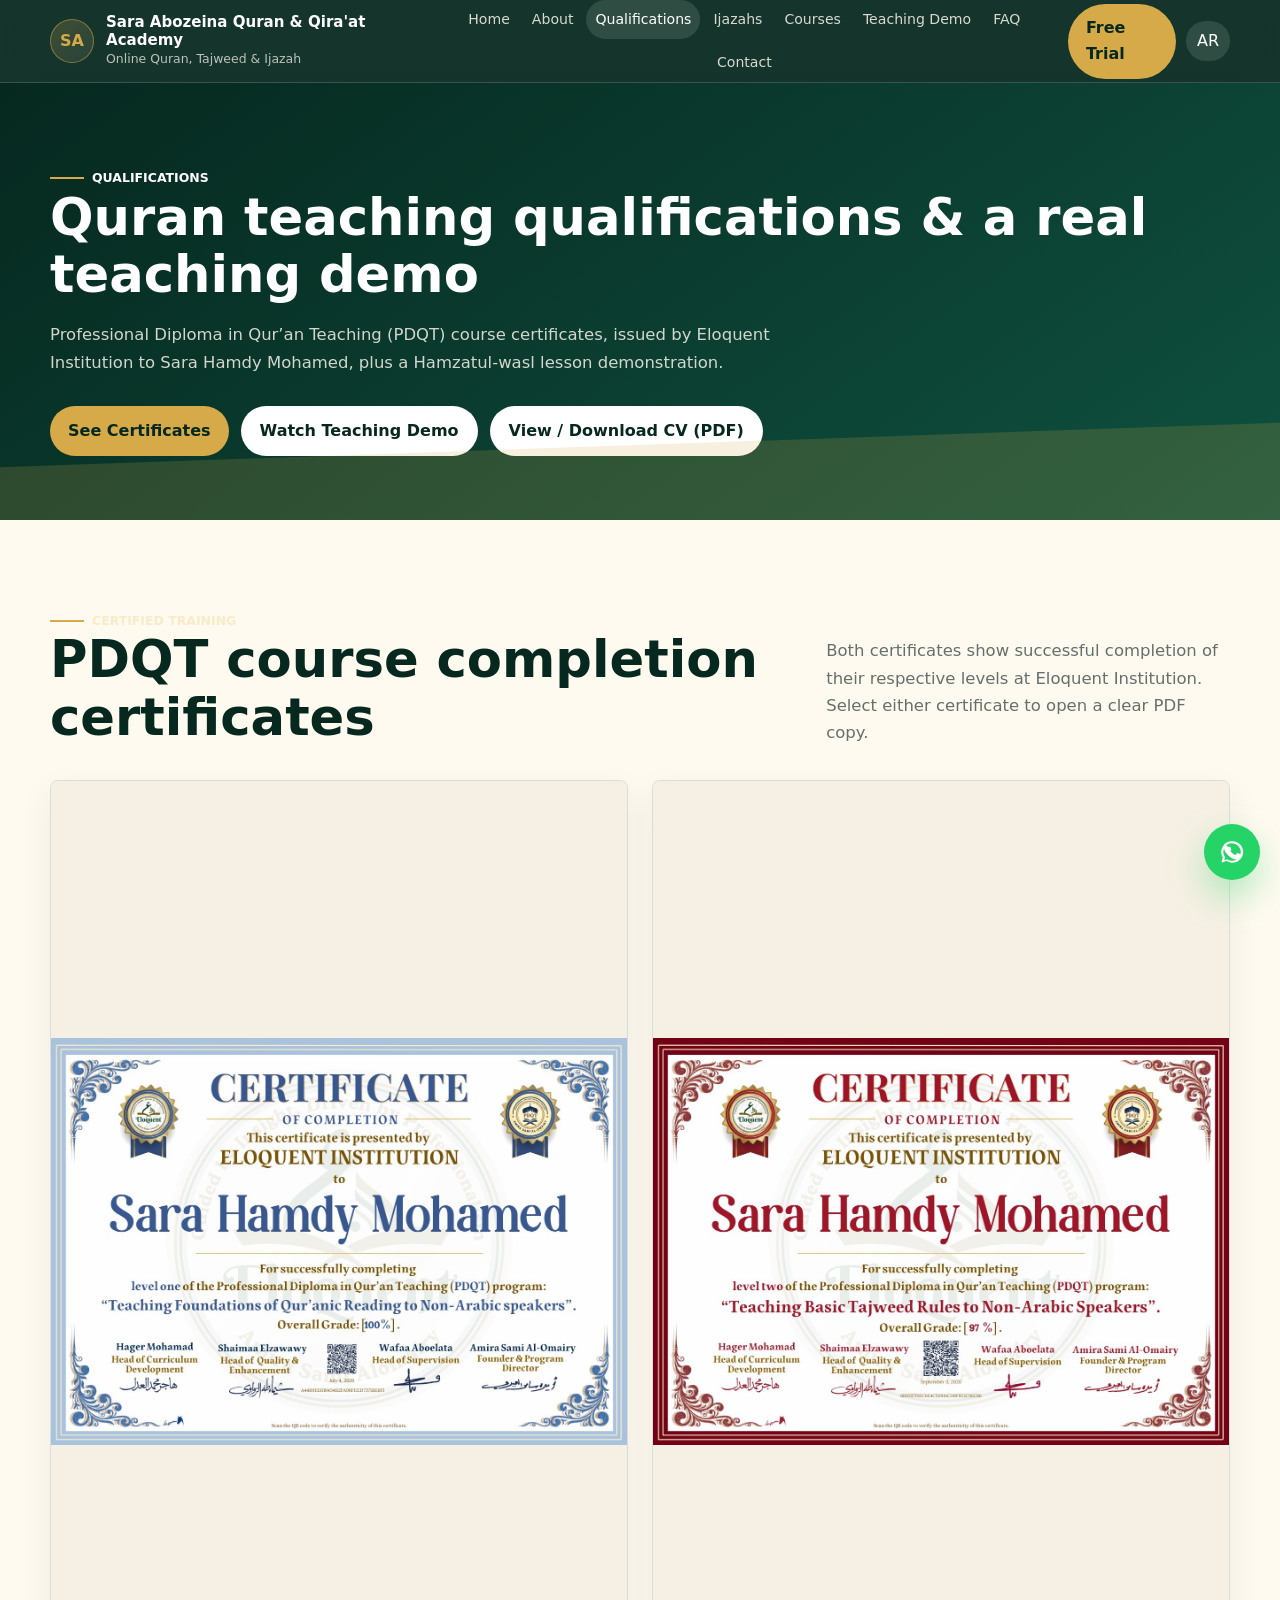
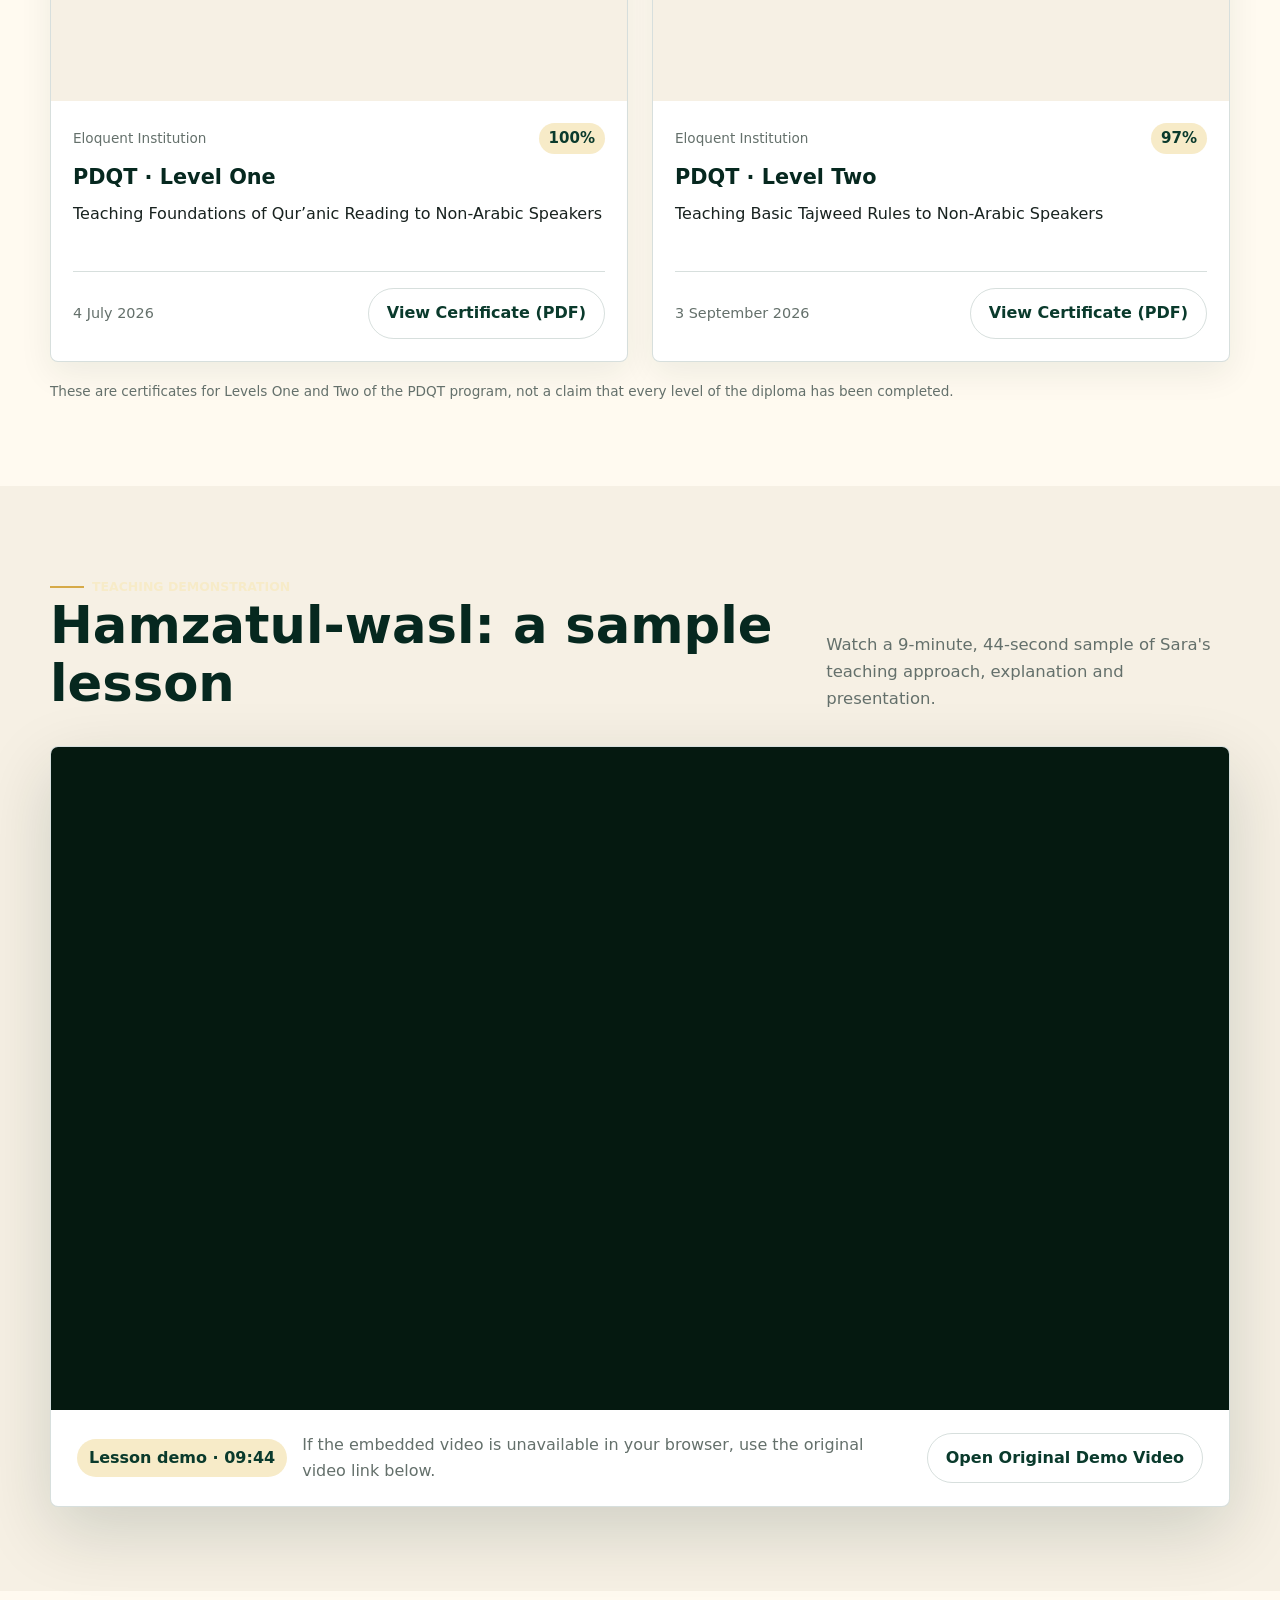
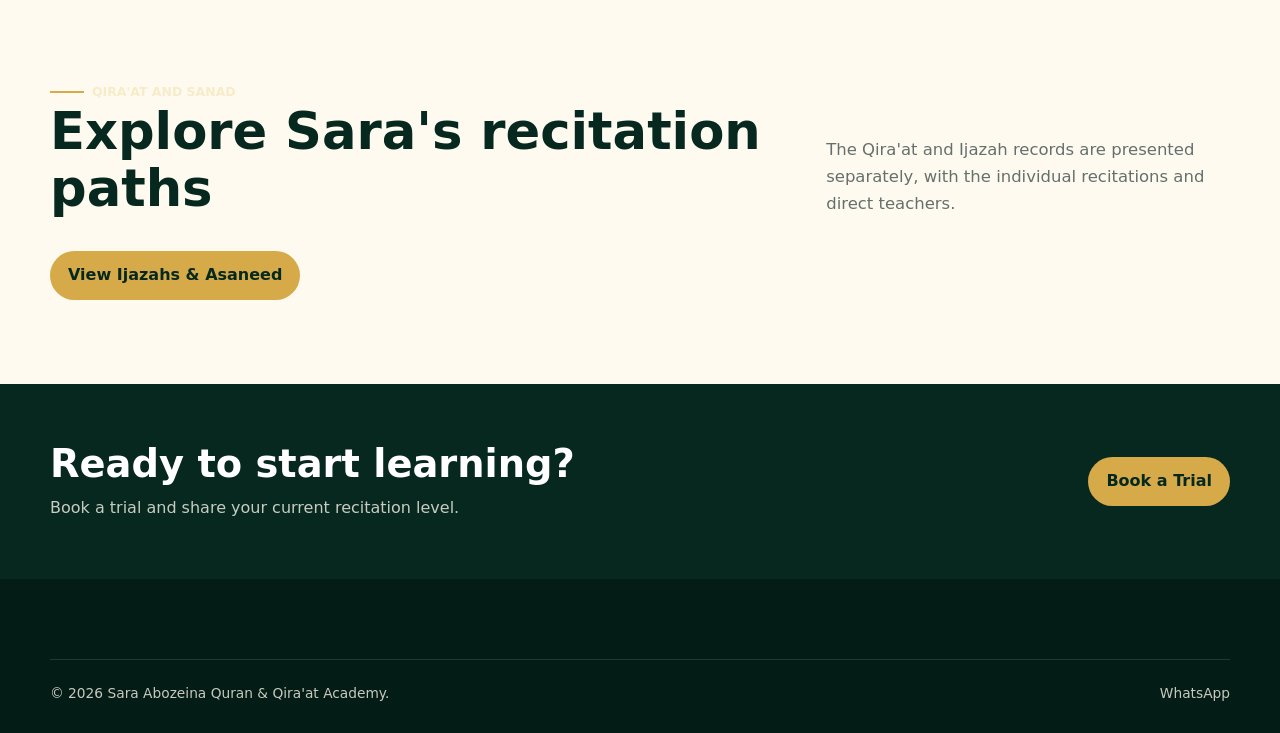
<file: qualifications.html>
<!doctype html>
<html lang="en">
<head>
  <meta charset="utf-8">
  <meta name="viewport" content="width=device-width, initial-scale=1">
  <title>Qualifications | Sara Abozeina Quran & Qira'at Academy</title>
  <meta name="description" content="See Sara Hamdy Mohamed's Eloquent Institution PDQT Level One and Level Two course certificates and Hamzatul-wasl teaching demo.">
  <link rel="canonical" href="https://quraan022.github.io/qualifications.html">
  <link rel="stylesheet" href="assets/css/styles.css">
</head>
<body>
  <header class="site-header"><div class="nav-wrap"><a class="brand" href="index.html"><span class="brand-mark">SA</span><span><span class="brand-name" data-en="Sara Abozeina Quran & Qira'at Academy" data-ar="أكاديمية سارة أبوزينة للقرآن والقراءات">Sara Abozeina Quran & Qira'at Academy</span><span class="brand-sub" data-en="Online Quran, Tajweed & Ijazah" data-ar="تعليم القرآن والتجويد والإجازة عن بعد">Online Quran, Tajweed & Ijazah</span></span></a><nav class="nav-links"><a href="index.html" data-en="Home" data-ar="الرئيسية">Home</a><a href="about.html" data-en="About" data-ar="عن المعلمة">About</a><a class="active" href="qualifications.html" data-en="Qualifications" data-ar="المؤهلات">Qualifications</a><a href="ijazahs.html" data-en="Ijazahs" data-ar="الإجازات">Ijazahs</a><a href="courses.html" data-en="Courses" data-ar="الدورات">Courses</a><a href="qualifications.html#demo" data-en="Teaching Demo" data-ar="نموذج الشرح">Teaching Demo</a><a href="faq.html" data-en="FAQ" data-ar="الأسئلة">FAQ</a><a href="contact.html" data-en="Contact" data-ar="تواصل">Contact</a></nav><div class="nav-actions"><a class="btn btn-primary" href="book.html" data-en="Free Trial" data-ar="تجربة مجانية">Free Trial</a><button class="lang-toggle" type="button">AR</button><button class="menu-toggle" type="button" aria-expanded="false" aria-label="Open menu"><svg width="24" height="24" viewBox="0 0 24 24" fill="none"><path d="M4 7h16M4 12h16M4 17h16" stroke="currentColor" stroke-width="2" stroke-linecap="round"/></svg></button></div></div></header>
  <main class="main">
  <section class="page-hero"><div class="container">
    <span class="eyebrow" data-en="Qualifications" data-ar="المؤهلات">Qualifications</span>
    <h1 data-en="Quran teaching qualifications &amp; a real teaching demo" data-ar="شهادات تعليم القرآن ونموذج عملي من الشرح">Quran teaching qualifications &amp; a real teaching demo</h1>
    <p data-en="Professional Diploma in Qur’an Teaching (PDQT) course certificates, issued by Eloquent Institution to Sara Hamdy Mohamed, plus a Hamzatul-wasl lesson demonstration." data-ar="شهادتا المستويين الأول والثاني من برنامج الدبلومة المهنية لتعليم القرآن (PDQT) الممنوحتان من مؤسسة Eloquent لسارة حمدي محمد، مع نموذج عملي لشرح همزة الوصل.">Professional Diploma in Qur’an Teaching (PDQT) course certificates, issued by Eloquent Institution to Sara Hamdy Mohamed, plus a Hamzatul-wasl lesson demonstration.</p>
    <div class="section-actions"><a class="btn btn-primary" href="#certificates" data-en="See Certificates" data-ar="عرض الشهادات">See Certificates</a><a class="btn btn-secondary" href="#demo" data-en="Watch Teaching Demo" data-ar="شاهد الديمو">Watch Teaching Demo</a><a class="btn btn-secondary" href="https://drive.google.com/file/d/1fhG29530J4eIi4jlKOR6bDzQGk4cJKAF/view?usp=drivesdk" target="_blank" rel="noopener noreferrer" type="application/pdf" data-en="View / Download CV (PDF)" data-ar="عرض / تحميل السيرة الذاتية (PDF)">View / Download CV (PDF)</a></div>
  </div></section>
  <section class="section" id="certificates"><div class="container">
    <div class="section-head"><div><span class="eyebrow" data-en="Certified training" data-ar="التدريب المعتمد">Certified training</span><h2 data-en="PDQT course completion certificates" data-ar="شهادات إتمام دورات الدبلومة المهنية لتعليم القرآن">PDQT course completion certificates</h2></div>
    <p data-en="Both certificates show successful completion of their respective levels at Eloquent Institution. Select either certificate to open a clear PDF copy." data-ar="تثبت الشهادتان إتمام كل مستوى من البرنامج لدى مؤسسة Eloquent؛ اضغطي على صورة أي شهادة لعرض نسخة PDF واضحة.">Both certificates show successful completion of their respective levels at Eloquent Institution. Select either certificate to open a clear PDF copy.</p></div>
    <div class="credential-grid"><article class="credential-card">
  <a class="credential-art" href="assets/certificates/pdqt-level-1.pdf" target="_blank" rel="noopener" aria-label="View PDQT level 01 certificate PDF"><img src="assets/certificates/pdqt-level-1.jpg" alt="Eloquent Institution PDQT level 01 certificate presented to Sara Hamdy Mohamed" loading="lazy" width="1300" height="920"></a>
  <div class="credential-copy"><div class="credential-meta"><span data-en="Eloquent Institution" data-ar="مؤسسة Eloquent">Eloquent Institution</span><strong>100%</strong></div>
  <h3 data-en="PDQT · Level One" data-ar="الدبلومة المهنية لتعليم القرآن · المستوى الأول">PDQT · Level One</h3>
  <p data-en="Teaching Foundations of Qur’anic Reading to Non-Arabic Speakers" data-ar="أسس تعليم القراءة القرآنية لغير الناطقين بالعربية">Teaching Foundations of Qur’anic Reading to Non-Arabic Speakers</p>
  <div class="credential-footer"><time data-en="4 July 2026" data-ar="٤ يوليو ٢٠٢٦">4 July 2026</time><a href="assets/certificates/pdqt-level-1.pdf" target="_blank" rel="noopener" class="btn btn-outline" data-en="View Certificate (PDF)" data-ar="عرض الشهادة (PDF)">View Certificate (PDF)</a></div>
  </div></article>
<article class="credential-card">
  <a class="credential-art" href="assets/certificates/pdqt-level-2.pdf" target="_blank" rel="noopener" aria-label="View PDQT level 02 certificate PDF"><img src="assets/certificates/pdqt-level-2.jpg" alt="Eloquent Institution PDQT level 02 certificate presented to Sara Hamdy Mohamed" loading="lazy" width="1300" height="920"></a>
  <div class="credential-copy"><div class="credential-meta"><span data-en="Eloquent Institution" data-ar="مؤسسة Eloquent">Eloquent Institution</span><strong>97%</strong></div>
  <h3 data-en="PDQT · Level Two" data-ar="الدبلومة المهنية لتعليم القرآن · المستوى الثاني">PDQT · Level Two</h3>
  <p data-en="Teaching Basic Tajweed Rules to Non-Arabic Speakers" data-ar="تعليم أحكام التجويد الأساسية لغير الناطقين بالعربية">Teaching Basic Tajweed Rules to Non-Arabic Speakers</p>
  <div class="credential-footer"><time data-en="3 September 2026" data-ar="٣ سبتمبر ٢٠٢٦">3 September 2026</time><a href="assets/certificates/pdqt-level-2.pdf" target="_blank" rel="noopener" class="btn btn-outline" data-en="View Certificate (PDF)" data-ar="عرض الشهادة (PDF)">View Certificate (PDF)</a></div>
  </div></article></div>
    <p class="credential-footnote" data-en="These are certificates for Levels One and Two of the PDQT program, not a claim that every level of the diploma has been completed." data-ar="المعروض شهادتا إتمام المستويين الأول والثاني من البرنامج، وليس إقرارًا بإتمام جميع مستويات الدبلومة.">These are certificates for Levels One and Two of the PDQT program, not a claim that every level of the diploma has been completed.</p>
  </div></section>
  <section class="section alt" id="demo"><div class="container">
    <div class="section-head"><div><span class="eyebrow" data-en="Teaching demonstration" data-ar="نموذج من الشرح">Teaching demonstration</span>
      <h2 data-en="Hamzatul-wasl: a sample lesson" data-ar="همزة الوصل: نموذج عملي من الشرح">Hamzatul-wasl: a sample lesson</h2></div>
      <p data-en="Watch a 9-minute, 44-second sample of Sara's teaching approach, explanation and presentation." data-ar="شاهدي نموذجًا مدته ٩ دقائق و٤٤ ثانية من أسلوب سارة في التدريس والشرح والعرض.">Watch a 9-minute, 44-second sample of Sara's teaching approach, explanation and presentation.</p></div>
    <div class="demo-shell"><div class="demo-video"><iframe src="https://drive.google.com/file/d/1uuDGC75hHdPQpxAXL_bxg3PqbM5caazd/preview" title="Teaching demo: Hamzatul-wasl by Sara Hamdy Mohamed" loading="lazy" allow="autoplay; fullscreen; picture-in-picture" allowfullscreen referrerpolicy="strict-origin-when-cross-origin"></iframe></div>
      <div class="demo-info"><span class="demo-tag" data-en="Lesson demo · 09:44" data-ar="نموذج شرح · ٠٩:٤٤">Lesson demo · 09:44</span>
       <p data-en="If the embedded video is unavailable in your browser, use the original video link below." data-ar="إذا لم يعمل مشغّل الفيديو داخل المتصفح، يمكنك مشاهدة الفيديو مباشرة من الرابط التالي.">If the embedded video is unavailable in your browser, use the original video link below.</p>
       <a class="btn btn-outline" href="https://drive.google.com/file/d/1uuDGC75hHdPQpxAXL_bxg3PqbM5caazd/view?usp=drivesdk" target="_blank" rel="noopener noreferrer" data-en="Open Original Demo Video" data-ar="فتح فيديو الديمو الأصلي">Open Original Demo Video</a></div></div>
  </div></section>
  <section class="section"><div class="container"><div class="section-head"><div><span class="eyebrow" data-en="Qira'at and sanad" data-ar="القراءات والأسانيد">Qira'at and sanad</span>
    <h2 data-en="Explore Sara's recitation paths" data-ar="تعرّفي على إجازات سارة ومشايخها">Explore Sara's recitation paths</h2></div><p data-en="The Qira'at and Ijazah records are presented separately, with the individual recitations and direct teachers." data-ar="تُعرض الإجازات والأسانيد في صفحة مستقلة تضم القراءات والمشايخ المباشرين والتراجم.">The Qira'at and Ijazah records are presented separately, with the individual recitations and direct teachers.</p></div>
    <a class="btn btn-primary" href="ijazahs.html" data-en="View Ijazahs &amp; Asaneed" data-ar="عرض الإجازات والأسانيد">View Ijazahs &amp; Asaneed</a></div></section>
  <section class="cta-band"><div class="container"><div><h2 data-en="Ready to start learning?" data-ar="هل أنتِ مستعدة لبدء التعلم؟">Ready to start learning?</h2><p data-en="Book a trial and share your current recitation level." data-ar="احجزي تجربة وشاركي مستوى تلاوتك الحالي.">Book a trial and share your current recitation level.</p></div><a class="btn btn-primary" href="book.html" data-en="Book a Trial" data-ar="احجزي تجربة">Book a Trial</a></div></section>
</main>
  <footer class="site-footer"><div class="container"><div class="footer-bottom"><span data-en="© 2026 Sara Abozeina Quran & Qira'at Academy." data-ar="© 2026 أكاديمية سارة أبوزينة للقرآن والقراءات.">© 2026 Sara Abozeina Quran & Qira'at Academy.</span><a data-whatsapp-link href="#">WhatsApp</a></div></div></footer>
  <a class="whatsapp-float" data-whatsapp-link href="#" aria-label="WhatsApp"><svg width="28" height="28" viewBox="0 0 24 24" fill="none"><path d="M8.9 7.8c.2-.4.4-.4.7-.4h.5c.2 0 .4.1.5.4.2.5.7 1.8.8 1.9.1.2.1.3 0 .5-.1.2-.2.3-.4.5-.2.2-.3.3-.1.6.2.3.8 1.3 1.7 2 .9.8 1.7 1 2 1.1.3.1.5.1.7-.2.2-.2.8-.9 1-1.2.2-.3.4-.2.7-.1.3.1 1.8.9 2.1 1 .3.2.5.2.5.4.1.2.1 1.1-.3 2.1-.4 1-2 1.8-2.8 1.9-.8.1-1.7.1-4-.8-3.4-1.3-5.6-4.8-5.8-5-.2-.3-1.4-1.9-1.4-3.6s.9-2.6 1.2-3Z" fill="currentColor"/><path d="M12 2.8a9.2 9.2 0 0 0-7.9 13.9L3 21l4.5-1.2A9.2 9.2 0 1 0 12 2.8Zm0 1.7a7.5 7.5 0 0 1 0 15 7.4 7.4 0 0 1-3.8-1l-.3-.2-2.5.7.7-2.4-.2-.4A7.5 7.5 0 0 1 12 4.5Z" fill="currentColor"/></svg></a><script src="assets/js/site.js"></script>
</body>
</html>
</file>
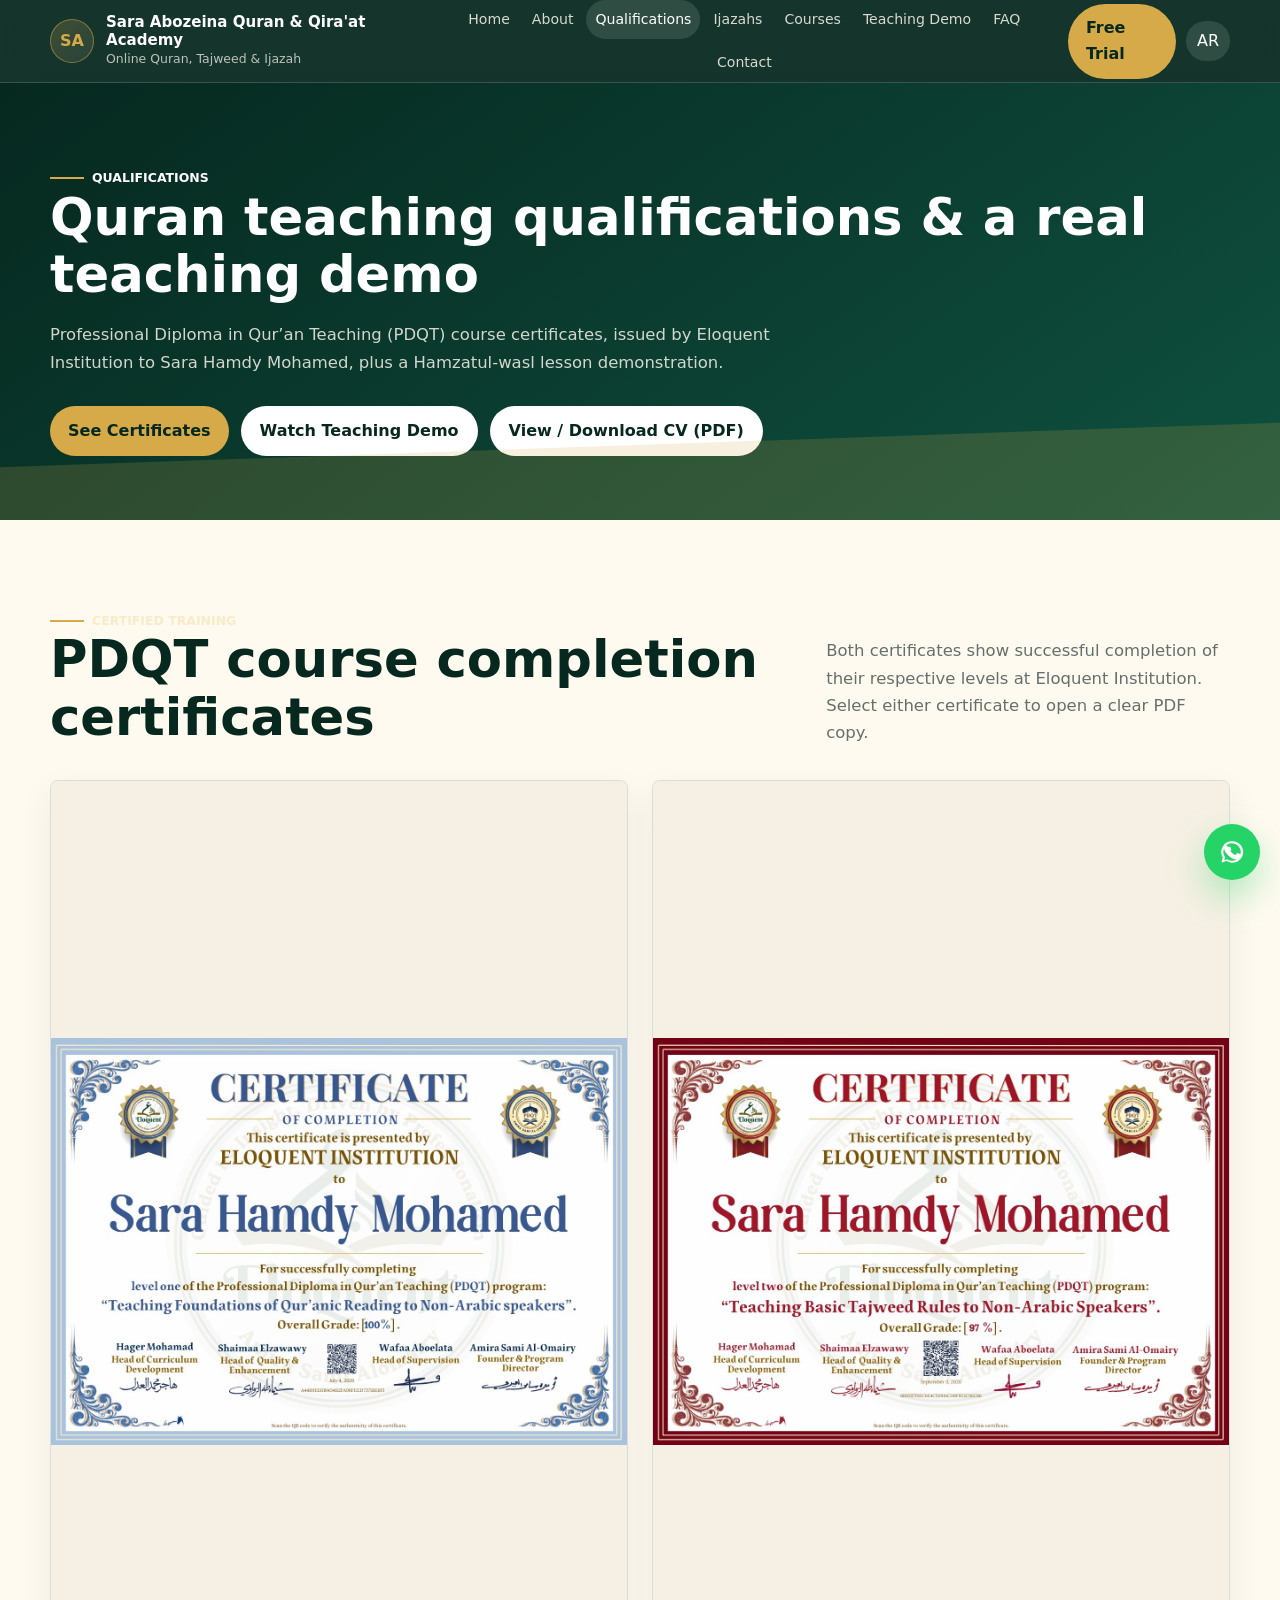
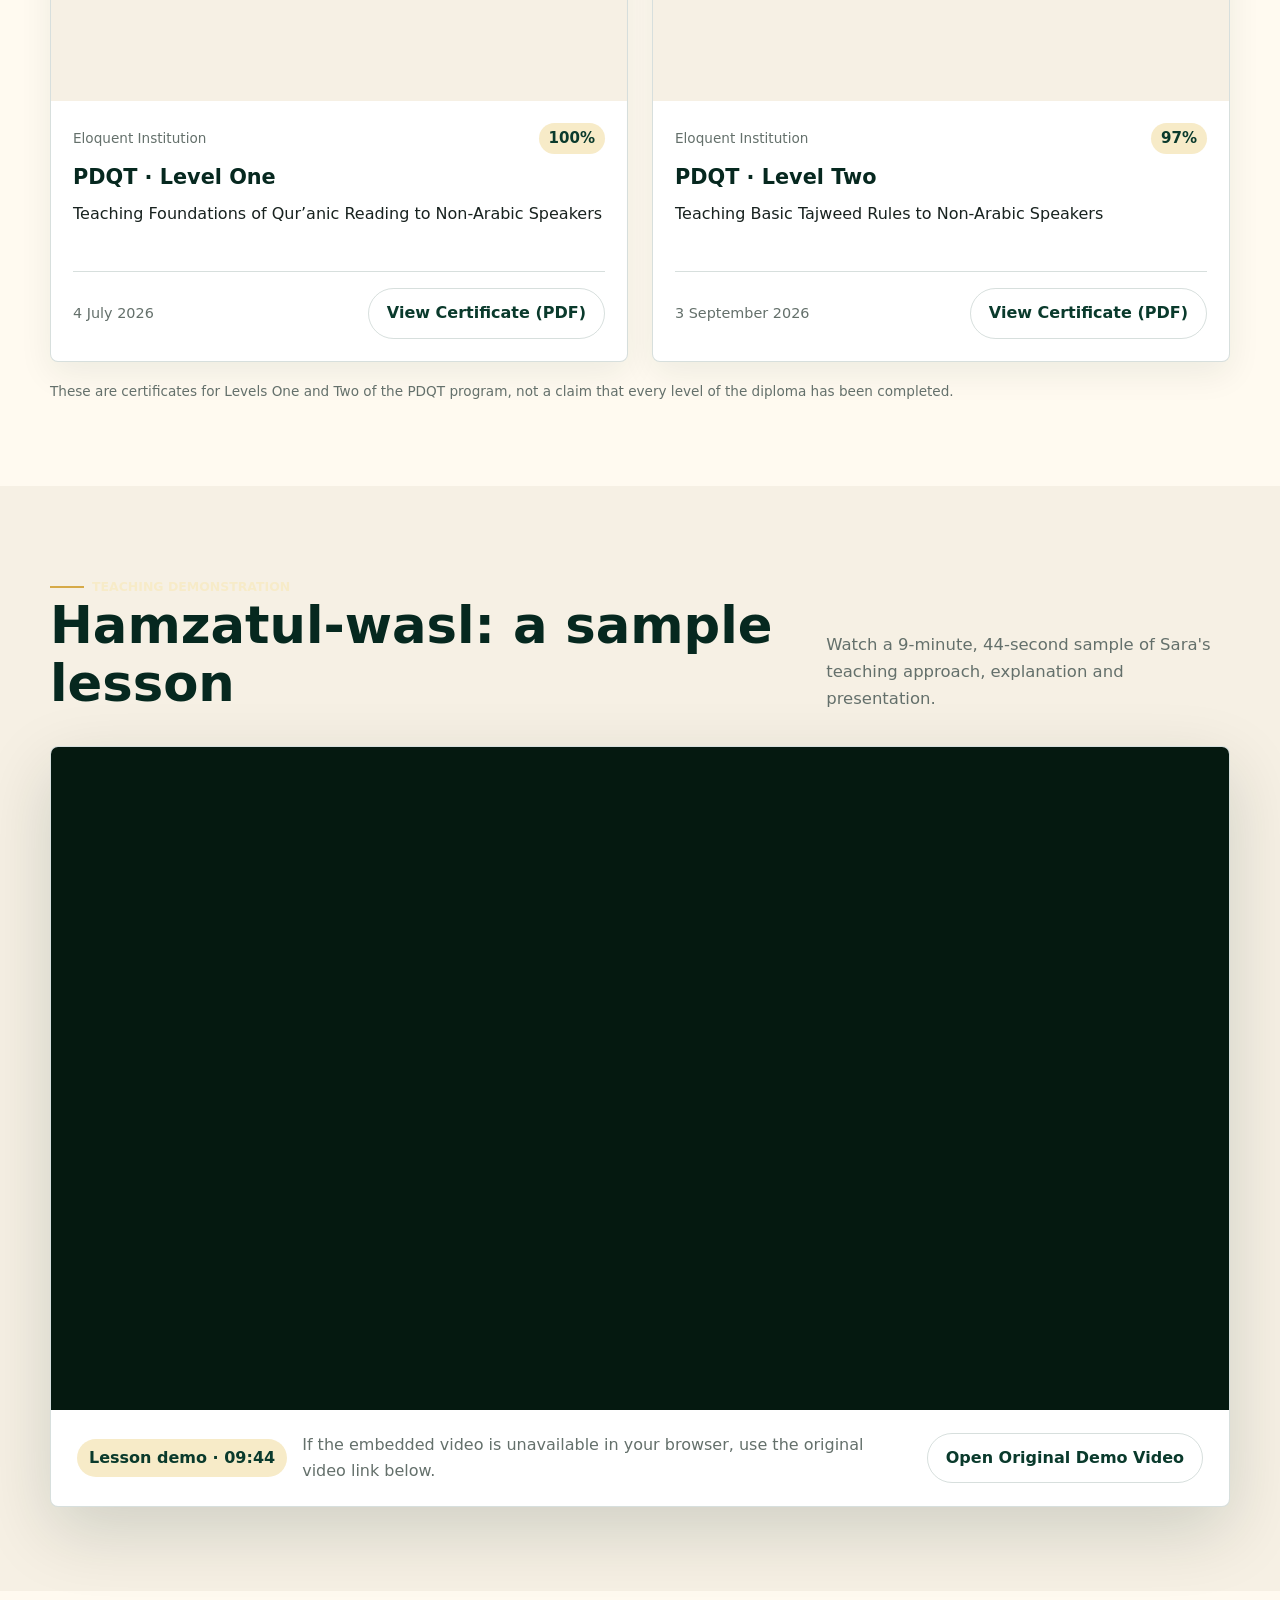
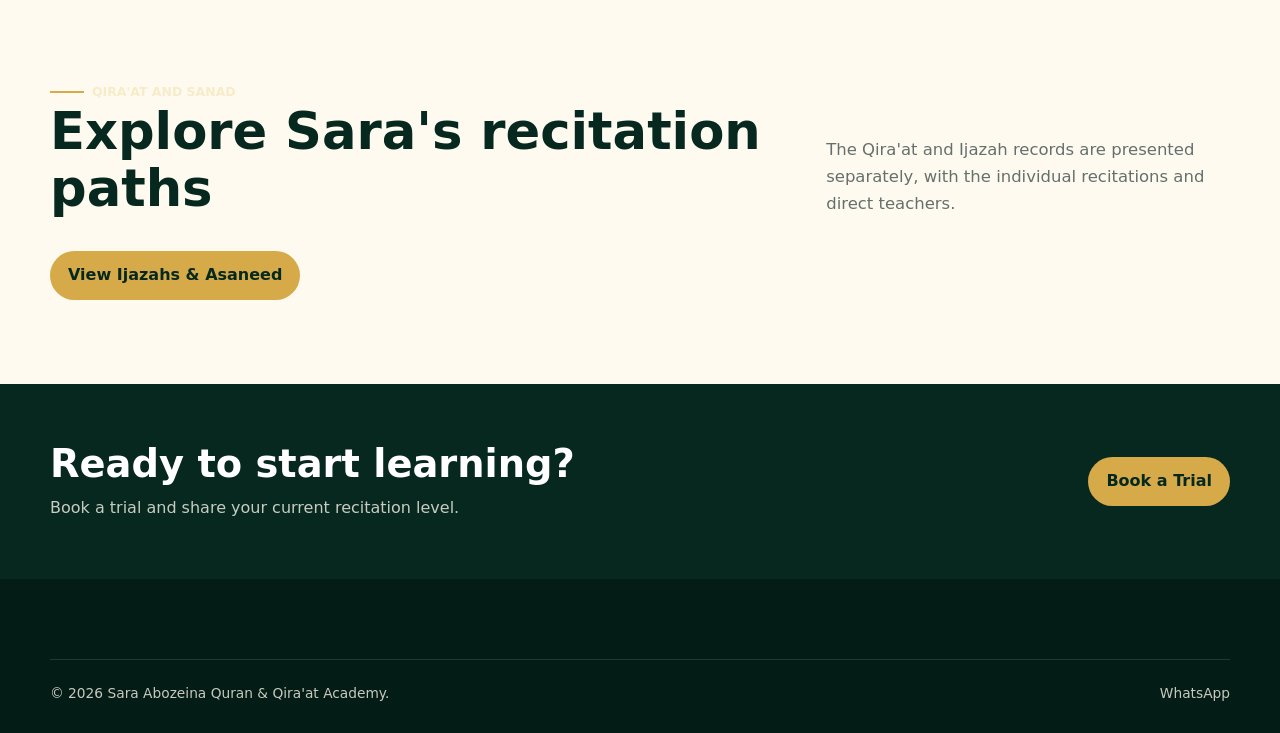
<file: testimonials.html>
<!doctype html>
<html lang="en">
<head>
<meta charset="utf-8">
<meta name="viewport" content="width=device-width, initial-scale=1">
<meta name="robots" content="noindex,follow">
<meta http-equiv="refresh" content="0;url=qualifications.html#demo">
<title>Teaching Demo | Sara Abozeina Quran &amp; Qira'at Academy</title>
<link rel="canonical" href="https://quraan022.github.io/qualifications.html#demo">
<link rel="stylesheet" href="assets/css/styles.css">
</head>
<body>
<main class="main">
<section class="page-hero"><div class="container">
<h1>Teaching demo / نموذج الشرح</h1>
<p>Student and parent reviews are shared only with permission. Until verified reviews are available, explore Sara's teaching demonstration and qualifications.</p>
<p dir="rtl" lang="ar">لا تُنشر آراء الطالبات وأولياء الأمور إلا بعد الحصول على موافقتهم. يمكنك الاطلاع على نموذج الشرح والشهادات الحقيقية.</p>
<a class="btn btn-primary" href="qualifications.html#demo">Watch the teaching demo / مشاهدة الديمو</a>
</div></section>
</main>
</body>
</html>
</file>
<file: assets/css/styles.css>
:root {
  --emerald-950: #06281f;
  --emerald-900: #0a3a2c;
  --emerald-800: #0f513f;
  --emerald-700: #14705a;
  --gold-600: #b88a2f;
  --gold-500: #d6aa48;
  --gold-100: #f7ebc8;
  --ivory: #fffaf0;
  --cream: #f6f0e4;
  --clay: #9d5f46;
  --rose: #bb6f73;
  --ink: #18221f;
  --muted: #64706b;
  --line: rgba(10, 58, 44, 0.16);
  --shadow: 0 24px 70px rgba(6, 40, 31, 0.16);
  --radius: 8px;
  font-family: Inter, ui-sans-serif, system-ui, -apple-system, BlinkMacSystemFont, "Segoe UI", sans-serif;
}

* {
  box-sizing: border-box;
}

html {
  scroll-behavior: smooth;
}

body {
  margin: 0;
  background: var(--ivory);
  color: var(--ink);
  line-height: 1.65;
}

body[dir="rtl"] {
  font-family: "Segoe UI", Tahoma, Arial, sans-serif;
}

a {
  color: inherit;
  text-decoration: none;
}

img {
  display: block;
  max-width: 100%;
}

.site-header {
  position: sticky;
  top: 0;
  z-index: 20;
  border-bottom: 1px solid rgba(255, 250, 240, 0.16);
  background: rgba(6, 40, 31, 0.94);
  color: #fff;
  backdrop-filter: blur(16px);
}

.nav-wrap {
  width: min(1180px, calc(100% - 32px));
  margin: 0 auto;
  display: flex;
  align-items: center;
  justify-content: space-between;
  min-height: 78px;
  gap: 22px;
}

.brand {
  display: grid;
  grid-template-columns: 44px 1fr;
  gap: 12px;
  align-items: center;
  min-width: 230px;
}

.brand-mark {
  width: 44px;
  height: 44px;
  border: 1px solid rgba(214, 170, 72, 0.5);
  border-radius: 50%;
  display: grid;
  place-items: center;
  background: linear-gradient(145deg, rgba(214, 170, 72, 0.22), rgba(255, 250, 240, 0.08));
  color: var(--gold-500);
  font-weight: 800;
}

.brand-name {
  display: block;
  font-size: 0.94rem;
  font-weight: 750;
  line-height: 1.2;
}

.brand-sub {
  display: block;
  color: rgba(255, 250, 240, 0.72);
  font-size: 0.78rem;
}

.nav-links {
  display: flex;
  align-items: center;
  justify-content: center;
  gap: 4px;
  flex-wrap: wrap;
}

.nav-links a {
  color: rgba(255, 250, 240, 0.84);
  padding: 8px 9px;
  font-size: 0.88rem;
  border-radius: 999px;
}

.nav-links a:hover,
.nav-links a.active {
  color: #fff;
  background: rgba(255, 250, 240, 0.12);
}

.nav-actions {
  display: flex;
  align-items: center;
  gap: 10px;
}

.lang-toggle,
.menu-toggle,
.btn,
.icon-btn {
  border: 0;
  cursor: pointer;
  font: inherit;
}

.lang-toggle {
  min-width: 44px;
  min-height: 40px;
  border-radius: 999px;
  color: #fff;
  background: rgba(255, 250, 240, 0.12);
}

.menu-toggle {
  display: none;
  color: #fff;
  background: transparent;
  padding: 8px;
}

.btn {
  display: inline-flex;
  align-items: center;
  justify-content: center;
  gap: 8px;
  min-height: 44px;
  padding: 11px 18px;
  border-radius: 999px;
  font-weight: 750;
  transition: transform 160ms ease, background 160ms ease, border-color 160ms ease;
}

.btn:hover {
  transform: translateY(-1px);
}

.btn-primary {
  color: var(--emerald-950);
  background: var(--gold-500);
}

.btn-secondary {
  color: var(--emerald-950);
  background: #fff;
  border: 1px solid rgba(255, 255, 255, 0.7);
}

.btn-outline {
  color: var(--emerald-900);
  background: transparent;
  border: 1px solid var(--line);
}

.hero {
  position: relative;
  min-height: calc(100vh - 78px);
  color: #fff;
  display: grid;
  align-items: end;
  overflow: hidden;
}

.hero::before {
  content: "";
  position: absolute;
  inset: 0;
  background:
    linear-gradient(90deg, rgba(6, 40, 31, 0.95) 0%, rgba(6, 40, 31, 0.76) 45%, rgba(6, 40, 31, 0.2) 100%),
    url("https://images.unsplash.com/photo-1542816417-0983c9c9ad53?auto=format&fit=crop&w=1800&q=85") center / cover;
  z-index: -2;
}

.hero::after {
  content: "";
  position: absolute;
  inset: auto 0 0 0;
  height: 120px;
  background: linear-gradient(0deg, var(--ivory), rgba(255, 250, 240, 0));
  z-index: -1;
}

.hero-inner {
  width: min(1180px, calc(100% - 32px));
  margin: 0 auto;
  padding: 86px 0 112px;
}

.hero-content {
  width: min(720px, 100%);
}

.eyebrow {
  display: inline-flex;
  align-items: center;
  gap: 8px;
  color: var(--gold-100);
  font-weight: 800;
  letter-spacing: 0;
  text-transform: uppercase;
  font-size: 0.78rem;
}

.eyebrow::before {
  content: "";
  width: 34px;
  height: 2px;
  background: var(--gold-500);
}

h1,
h2,
h3 {
  line-height: 1.12;
  margin: 0;
  color: var(--emerald-950);
}

.hero h1 {
  color: #fff;
  font-size: clamp(2.6rem, 6vw, 5.8rem);
  max-width: 900px;
  margin-top: 18px;
  letter-spacing: 0;
}

.hero p {
  color: rgba(255, 250, 240, 0.88);
  font-size: 1.16rem;
  max-width: 660px;
  margin: 22px 0 0;
}

.hero-actions,
.section-actions {
  display: flex;
  flex-wrap: wrap;
  gap: 12px;
  margin-top: 30px;
}

.hero-badges {
  display: grid;
  grid-template-columns: repeat(4, minmax(120px, 1fr));
  gap: 12px;
  width: min(800px, 100%);
  margin-top: 44px;
}

.metric {
  border: 1px solid rgba(255, 250, 240, 0.18);
  background: rgba(255, 250, 240, 0.1);
  border-radius: var(--radius);
  padding: 16px;
  backdrop-filter: blur(14px);
}

.metric strong {
  display: block;
  color: #fff;
  font-size: 1.45rem;
  line-height: 1.1;
}

.metric span {
  display: block;
  color: rgba(255, 250, 240, 0.74);
  font-size: 0.82rem;
  margin-top: 5px;
}

.main {
  background: var(--ivory);
}

.section {
  padding: 84px 0;
}

.section.alt {
  background: var(--cream);
}

.container {
  width: min(1180px, calc(100% - 32px));
  margin: 0 auto;
}

.section-head {
  display: grid;
  grid-template-columns: minmax(0, 1fr) minmax(260px, 0.55fr);
  gap: 42px;
  align-items: end;
  margin-bottom: 34px;
}

.section-head.center {
  grid-template-columns: 1fr;
  text-align: center;
  max-width: 760px;
  margin-left: auto;
  margin-right: auto;
}

.section-head h2,
.page-hero h1 {
  font-size: clamp(2rem, 4vw, 3.4rem);
}

.section-head p,
.page-hero p,
.lead {
  color: var(--muted);
  margin: 0;
  font-size: 1.03rem;
}

.page-hero {
  background: linear-gradient(145deg, var(--emerald-950), var(--emerald-800));
  color: #fff;
  padding: 78px 0 64px;
  position: relative;
  overflow: hidden;
}

.page-hero::after {
  content: "";
  position: absolute;
  inset: auto -10% -75px -10%;
  height: 150px;
  background: rgba(214, 170, 72, 0.18);
  transform: rotate(-2deg);
}

.page-hero h1,
.page-hero .eyebrow {
  color: #fff;
}

.page-hero p {
  color: rgba(255, 250, 240, 0.82);
  max-width: 760px;
  margin-top: 18px;
}

.grid {
  display: grid;
  gap: 18px;
}

.grid-2 {
  grid-template-columns: repeat(2, minmax(0, 1fr));
}

.grid-3 {
  grid-template-columns: repeat(3, minmax(0, 1fr));
}

.grid-4 {
  grid-template-columns: repeat(4, minmax(0, 1fr));
}

.card,
.testimonial,
.course,
.faq-item,
.form-panel {
  border: 1px solid var(--line);
  background: rgba(255, 255, 255, 0.74);
  border-radius: var(--radius);
  box-shadow: 0 10px 30px rgba(6, 40, 31, 0.06);
}

.card,
.testimonial,
.course,
.faq-item {
  padding: 24px;
}

.card h3,
.course h3,
.testimonial h3 {
  font-size: 1.18rem;
  margin-bottom: 10px;
}

.card p,
.course p,
.testimonial p,
.faq-item p {
  color: var(--muted);
  margin: 0;
}

.icon {
  width: 42px;
  height: 42px;
  border-radius: 50%;
  display: grid;
  place-items: center;
  background: rgba(20, 112, 90, 0.1);
  color: var(--emerald-700);
  margin-bottom: 18px;
}

.split {
  display: grid;
  grid-template-columns: minmax(0, 0.9fr) minmax(0, 1.1fr);
  gap: 48px;
  align-items: center;
}

.portrait-panel {
  min-height: 500px;
  border-radius: var(--radius);
  overflow: hidden;
  border: 1px solid var(--line);
  box-shadow: var(--shadow);
  background:
    linear-gradient(180deg, rgba(6, 40, 31, 0.1), rgba(6, 40, 31, 0.32)),
    url("https://images.unsplash.com/photo-1609599006353-e629aaabfeae?auto=format&fit=crop&w=1200&q=85") center / cover;
}

.quote-panel {
  border-left: 4px solid var(--gold-500);
  padding: 22px 0 22px 24px;
  margin-top: 26px;
  color: var(--emerald-900);
  font-weight: 700;
}

body[dir="rtl"] .quote-panel {
  border-left: 0;
  border-right: 4px solid var(--gold-500);
  padding-left: 0;
  padding-right: 24px;
}

.course {
  display: flex;
  flex-direction: column;
  min-height: 100%;
}

.course-meta {
  display: flex;
  flex-wrap: wrap;
  gap: 8px;
  margin: 14px 0 22px;
}

.pill {
  display: inline-flex;
  align-items: center;
  min-height: 30px;
  padding: 5px 10px;
  border-radius: 999px;
  color: var(--emerald-900);
  background: rgba(214, 170, 72, 0.18);
  font-size: 0.82rem;
  font-weight: 700;
}

.course .btn {
  margin-top: auto;
  align-self: flex-start;
}

.certificate {
  min-height: 210px;
  display: grid;
  place-items: center;
  padding: 26px;
  text-align: center;
  background:
    linear-gradient(135deg, rgba(255, 255, 255, 0.92), rgba(247, 235, 200, 0.52)),
    repeating-linear-gradient(45deg, rgba(20, 112, 90, 0.07) 0 1px, transparent 1px 12px);
  border: 1px solid rgba(184, 138, 47, 0.35);
  border-radius: var(--radius);
}

.certificate strong {
  display: block;
  color: var(--emerald-950);
  font-size: 1.1rem;
}

.certificate span {
  display: block;
  color: var(--muted);
  margin-top: 8px;
}

.testimonial {
  display: flex;
  flex-direction: column;
  gap: 16px;
}

.stars {
  color: var(--gold-600);
  letter-spacing: 0;
}

.person {
  display: flex;
  gap: 12px;
  align-items: center;
  margin-top: auto;
}

.avatar {
  width: 44px;
  height: 44px;
  border-radius: 50%;
  background: linear-gradient(145deg, var(--emerald-700), var(--rose));
  color: #fff;
  display: grid;
  place-items: center;
  font-weight: 800;
}

.faq-list {
  display: grid;
  gap: 12px;
}

.faq-item summary {
  cursor: pointer;
  color: var(--emerald-950);
  font-weight: 800;
  list-style: none;
}

.faq-item summary::-webkit-details-marker {
  display: none;
}

.faq-item p {
  margin-top: 12px;
}

.form-panel {
  padding: 28px;
}

.form-grid {
  display: grid;
  grid-template-columns: repeat(2, minmax(0, 1fr));
  gap: 16px;
}

.field {
  display: grid;
  gap: 7px;
}

.field.full {
  grid-column: 1 / -1;
}

label {
  color: var(--emerald-950);
  font-weight: 750;
  font-size: 0.92rem;
}

input,
select,
textarea {
  width: 100%;
  min-height: 46px;
  border: 1px solid var(--line);
  border-radius: var(--radius);
  padding: 10px 12px;
  color: var(--ink);
  background: #fff;
  font: inherit;
}

textarea {
  min-height: 120px;
  resize: vertical;
}

.contact-list {
  display: grid;
  gap: 14px;
}

.contact-row {
  display: flex;
  align-items: center;
  gap: 12px;
  padding: 15px;
  border: 1px solid var(--line);
  border-radius: var(--radius);
  background: rgba(255, 255, 255, 0.62);
}

.cta-band {
  background: var(--emerald-950);
  color: #fff;
  padding: 58px 0;
}

.cta-band .container {
  display: flex;
  align-items: center;
  justify-content: space-between;
  gap: 24px;
}

.cta-band h2 {
  color: #fff;
  font-size: clamp(1.8rem, 3vw, 3rem);
}

.cta-band p {
  color: rgba(255, 250, 240, 0.78);
  margin: 10px 0 0;
}

.site-footer {
  background: #041c16;
  color: rgba(255, 250, 240, 0.78);
  padding: 46px 0 28px;
}

.footer-grid {
  display: grid;
  grid-template-columns: 1.3fr repeat(3, minmax(150px, 1fr));
  gap: 28px;
}

.site-footer h3,
.site-footer h4 {
  color: #fff;
  margin: 0 0 12px;
}

.footer-links {
  display: grid;
  gap: 8px;
}

.footer-bottom {
  display: flex;
  justify-content: space-between;
  gap: 16px;
  border-top: 1px solid rgba(255, 250, 240, 0.12);
  margin-top: 34px;
  padding-top: 22px;
  font-size: 0.86rem;
}

.whatsapp-float {
  position: fixed;
  right: 20px;
  bottom: 20px;
  z-index: 30;
  width: 56px;
  height: 56px;
  border-radius: 50%;
  display: grid;
  place-items: center;
  background: #25d366;
  color: #fff;
  box-shadow: 0 16px 36px rgba(37, 211, 102, 0.35);
}

body[dir="rtl"] .whatsapp-float {
  right: auto;
  left: 20px;
}

.sr-only {
  position: absolute;
  width: 1px;
  height: 1px;
  padding: 0;
  margin: -1px;
  overflow: hidden;
  clip: rect(0, 0, 0, 0);
  border: 0;
}

@media (max-width: 960px) {
  .menu-toggle {
    display: inline-grid;
    place-items: center;
  }

  .nav-links {
    position: absolute;
    left: 16px;
    right: 16px;
    top: 78px;
    display: none;
    flex-direction: column;
    align-items: stretch;
    padding: 14px;
    background: var(--emerald-950);
    border: 1px solid rgba(255, 250, 240, 0.12);
    border-radius: var(--radius);
  }

  .nav-links.open {
    display: flex;
  }

  .nav-links a {
    padding: 11px 12px;
  }

  .section-head,
  .split,
  .cta-band .container,
  .footer-grid {
    grid-template-columns: 1fr;
  }

  .grid-4,
  .grid-3,
  .grid-2 {
    grid-template-columns: repeat(2, minmax(0, 1fr));
  }
}

@media (max-width: 640px) {
  .nav-wrap,
  .container,
  .hero-inner {
    width: min(100% - 24px, 1180px);
  }

  .brand {
    min-width: 0;
    grid-template-columns: 40px 1fr;
  }

  .brand-name {
    font-size: 0.86rem;
  }

  .brand-sub {
    display: none;
  }

  .hero {
    min-height: auto;
  }

  .hero::before {
    background:
      linear-gradient(180deg, rgba(6, 40, 31, 0.88) 0%, rgba(6, 40, 31, 0.86) 60%, rgba(6, 40, 31, 0.62) 100%),
      url("https://images.unsplash.com/photo-1542816417-0983c9c9ad53?auto=format&fit=crop&w=1200&q=82") center / cover;
  }

  .hero-inner {
    padding: 58px 0 92px;
  }

  .hero-badges,
  .grid-4,
  .grid-3,
  .grid-2,
  .form-grid {
    grid-template-columns: 1fr;
  }

  .section {
    padding: 58px 0;
  }

  .portrait-panel {
    min-height: 360px;
  }

  .footer-bottom {
    flex-direction: column;
  }
}


/* Eloquent Institution PDQT qualifications and teaching video */
.credential-grid{display:grid;grid-template-columns:repeat(2,minmax(0,1fr));gap:24px}
.credential-card{overflow:hidden;border:1px solid var(--line);border-radius:var(--radius);background:#fff;box-shadow:0 12px 34px rgba(6,40,31,.07)}
.credential-art{display:block;background:var(--cream);overflow:hidden}
.credential-art img{width:100%;aspect-ratio:1.41;object-fit:contain;transition:transform .22s ease}
.credential-art:hover img{transform:scale(1.018)}
.credential-copy{padding:22px}
.credential-meta,.credential-footer{display:flex;align-items:center;justify-content:space-between;gap:12px;flex-wrap:wrap}
.credential-meta{color:var(--muted);font-size:.85rem}
.credential-meta strong{border-radius:999px;background:var(--gold-100);color:var(--emerald-900);padding:3px 10px;font-size:.94rem}
.credential-copy h3{font-size:1.3rem;margin:12px 0}
.credential-copy p{color:var(--ink);margin:0;min-height:50px}
.credential-footer{border-top:1px solid var(--line);margin-top:20px;padding-top:16px}
.credential-footer time{color:var(--muted);font-size:.9rem}
.credential-footnote{color:var(--muted);font-size:.85rem;margin:18px 0 0}
.demo-shell{overflow:hidden;border:1px solid var(--line);border-radius:var(--radius);background:#fff;box-shadow:var(--shadow)}
.demo-video{position:relative;aspect-ratio:16/9;background:#051910;min-height:0}
.demo-video iframe{position:absolute;inset:0;width:100%;height:100%;border:0}
.demo-info{padding:22px 26px;display:flex;flex-wrap:wrap;align-items:center;gap:15px}
.demo-info p{color:var(--muted);flex:1 1 260px;margin:0}
.demo-tag{font-weight:800;color:var(--emerald-900);background:var(--gold-100);border-radius:999px;padding:6px 12px;white-space:nowrap}
.credential-home-card{display:flex;flex-direction:column;overflow:hidden;border:1px solid rgba(184,138,47,.35);border-radius:var(--radius);background:#fff;text-align:center;min-height:240px}
.credential-home-card img{width:100%;aspect-ratio:1.41;object-fit:cover}
.credential-home-card>span:not(.demo-play){display:block;padding:13px;font-weight:750;color:var(--emerald-900)}
.demo-home-card{justify-content:center;align-items:center;padding:26px;background:linear-gradient(145deg,var(--emerald-950),var(--emerald-800));color:#fff}
.demo-home-card .demo-play{width:76px;height:76px;border:2px solid var(--gold-500);border-radius:50%;display:grid;place-items:center;font-size:1.7rem;color:var(--gold-500);padding-left:4px;margin-bottom:16px}
.demo-home-card strong{color:#fff;font-size:1.3rem}
.demo-home-card>span:not(.demo-play){color:rgba(255,250,240,.84);padding:4px}
.demo-home-card .demo-watch{margin-top:12px;text-decoration:underline;text-underline-offset:4px}
@media(max-width:700px){.credential-grid{grid-template-columns:1fr}.demo-info{padding:17px}.credential-copy{padding:18px}}
</file>
